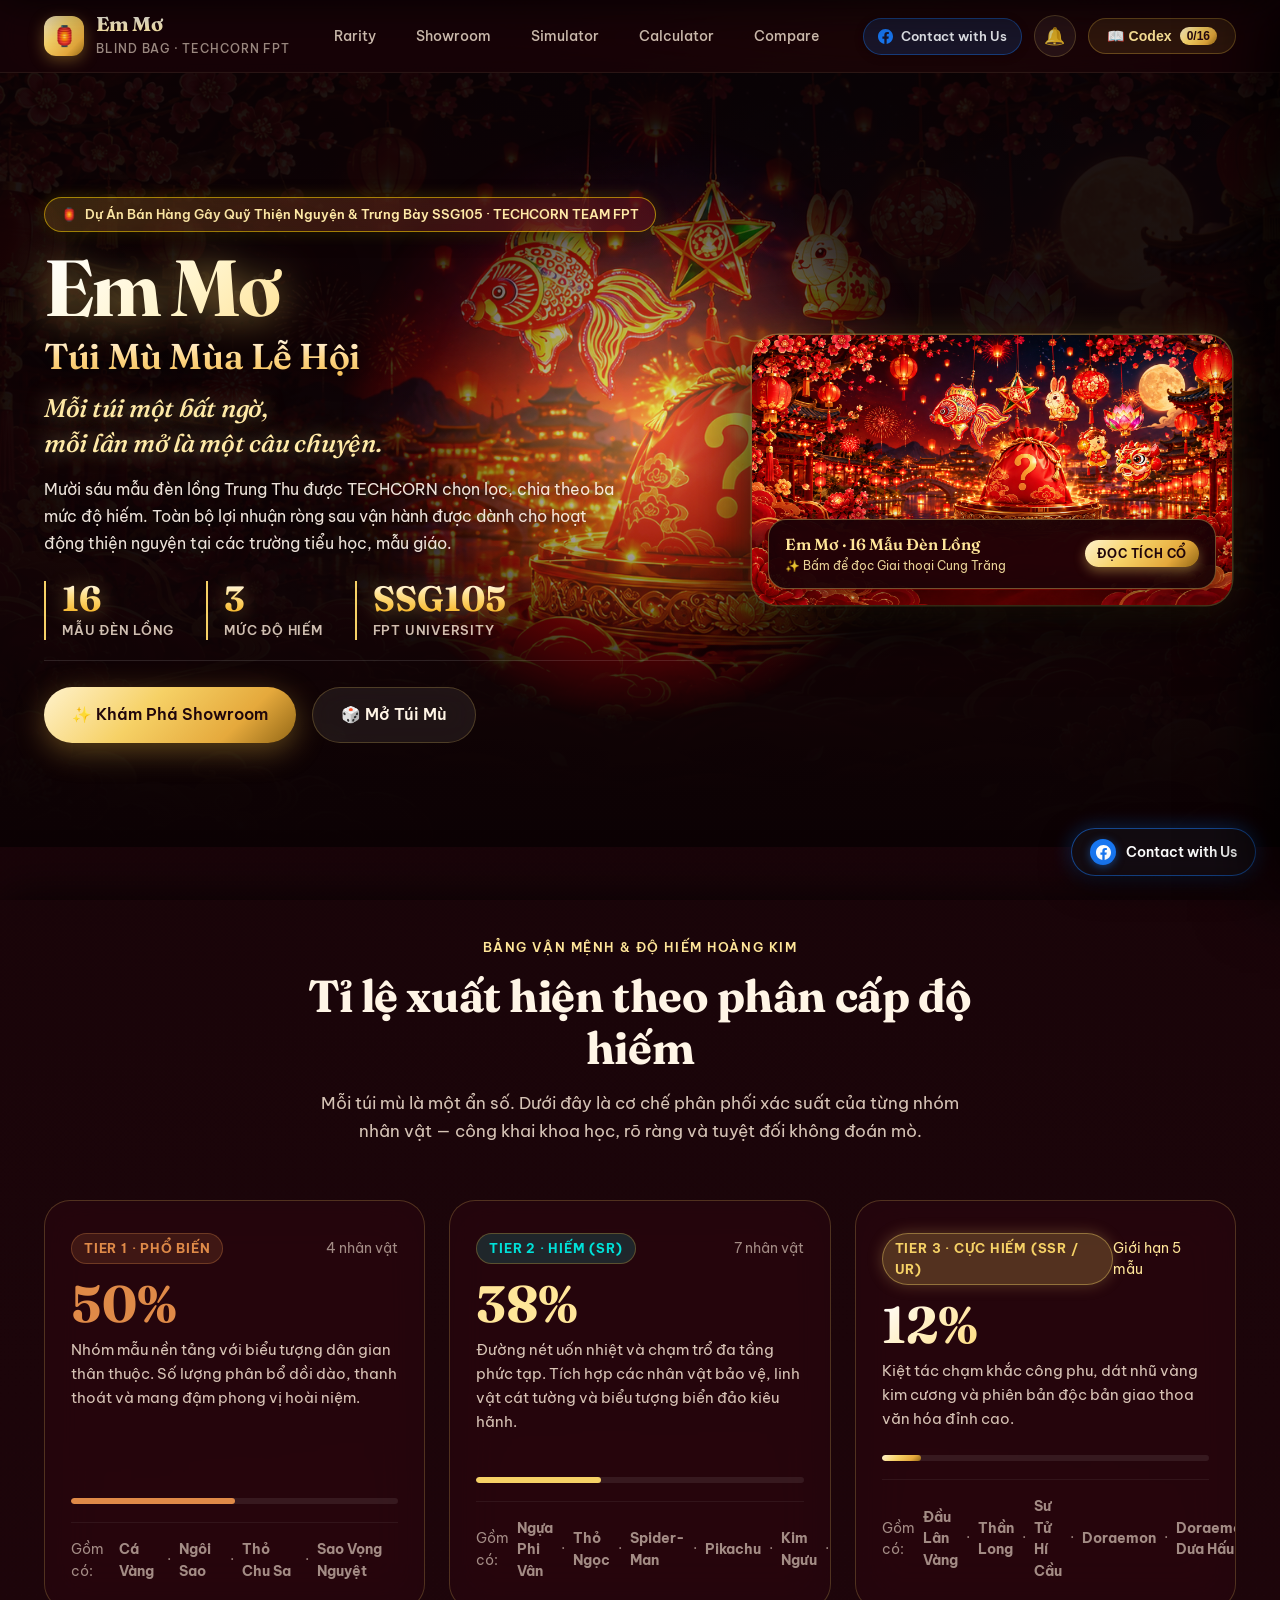
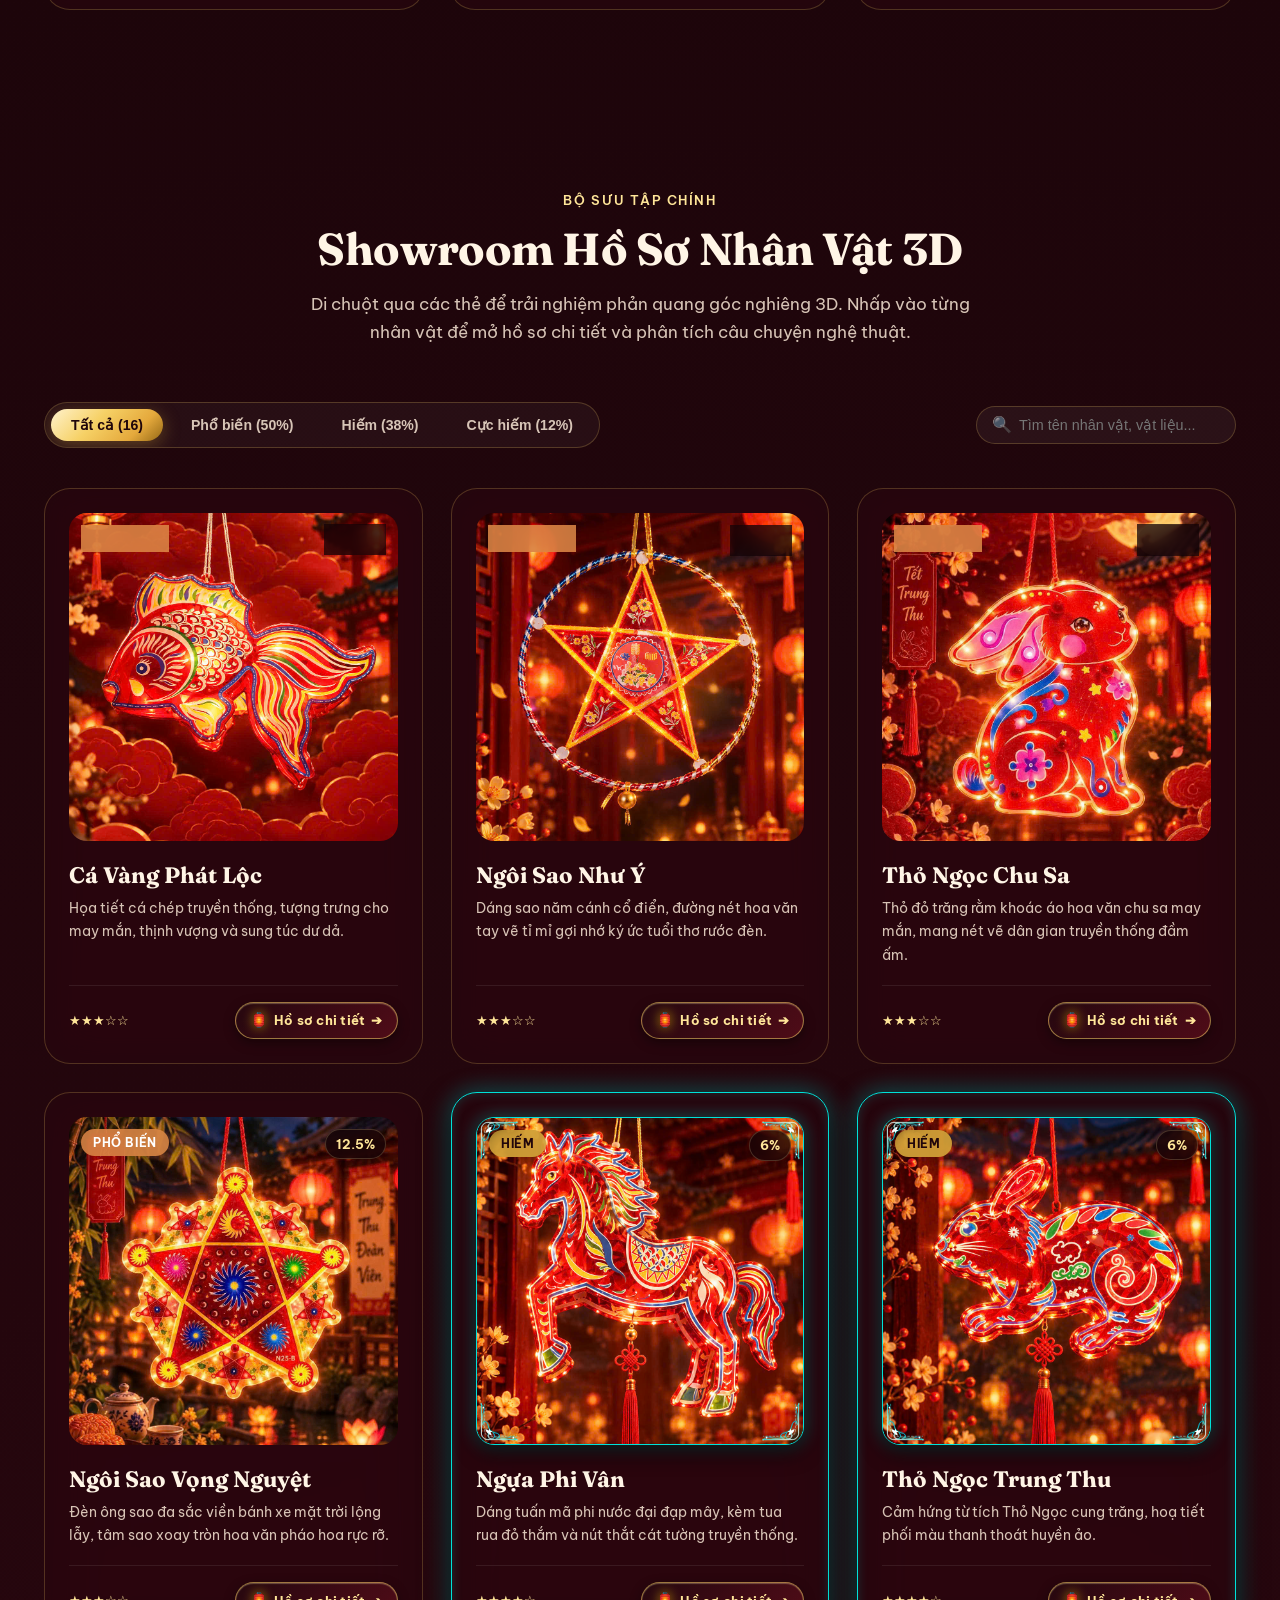
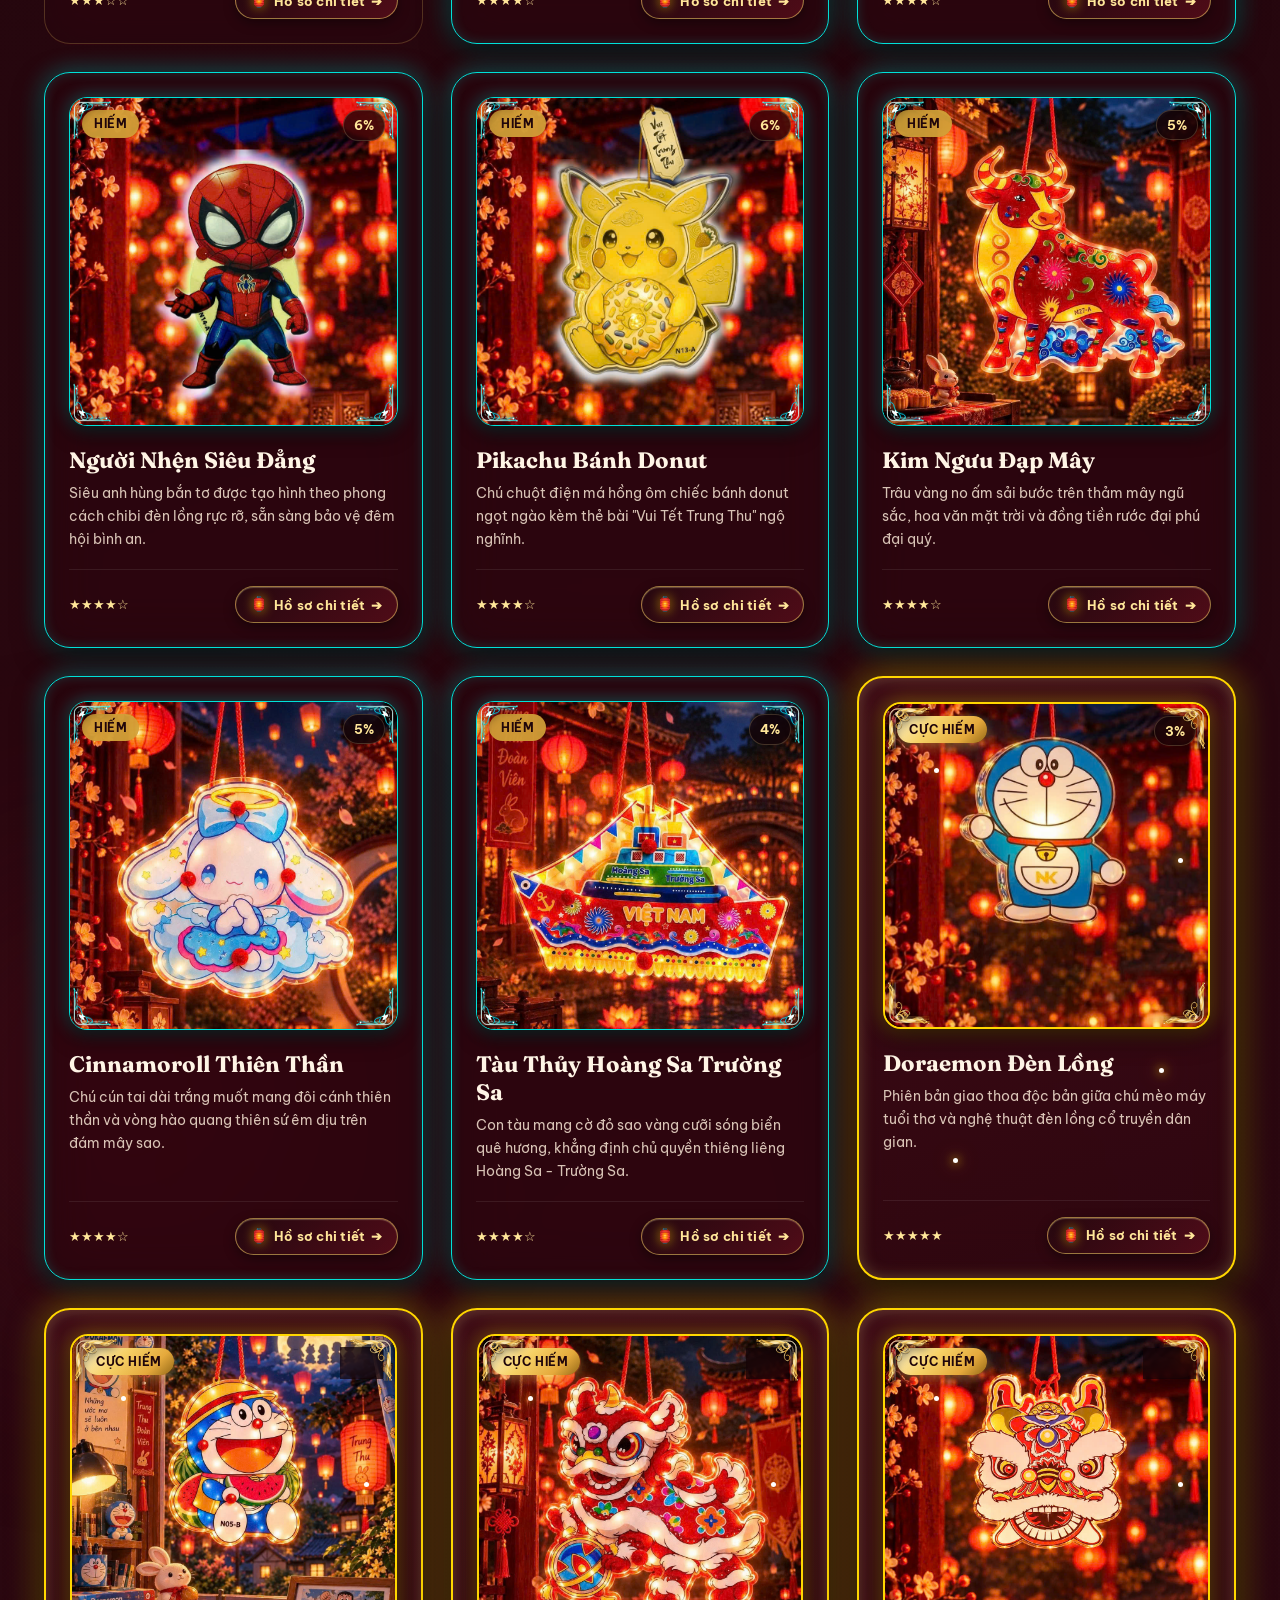
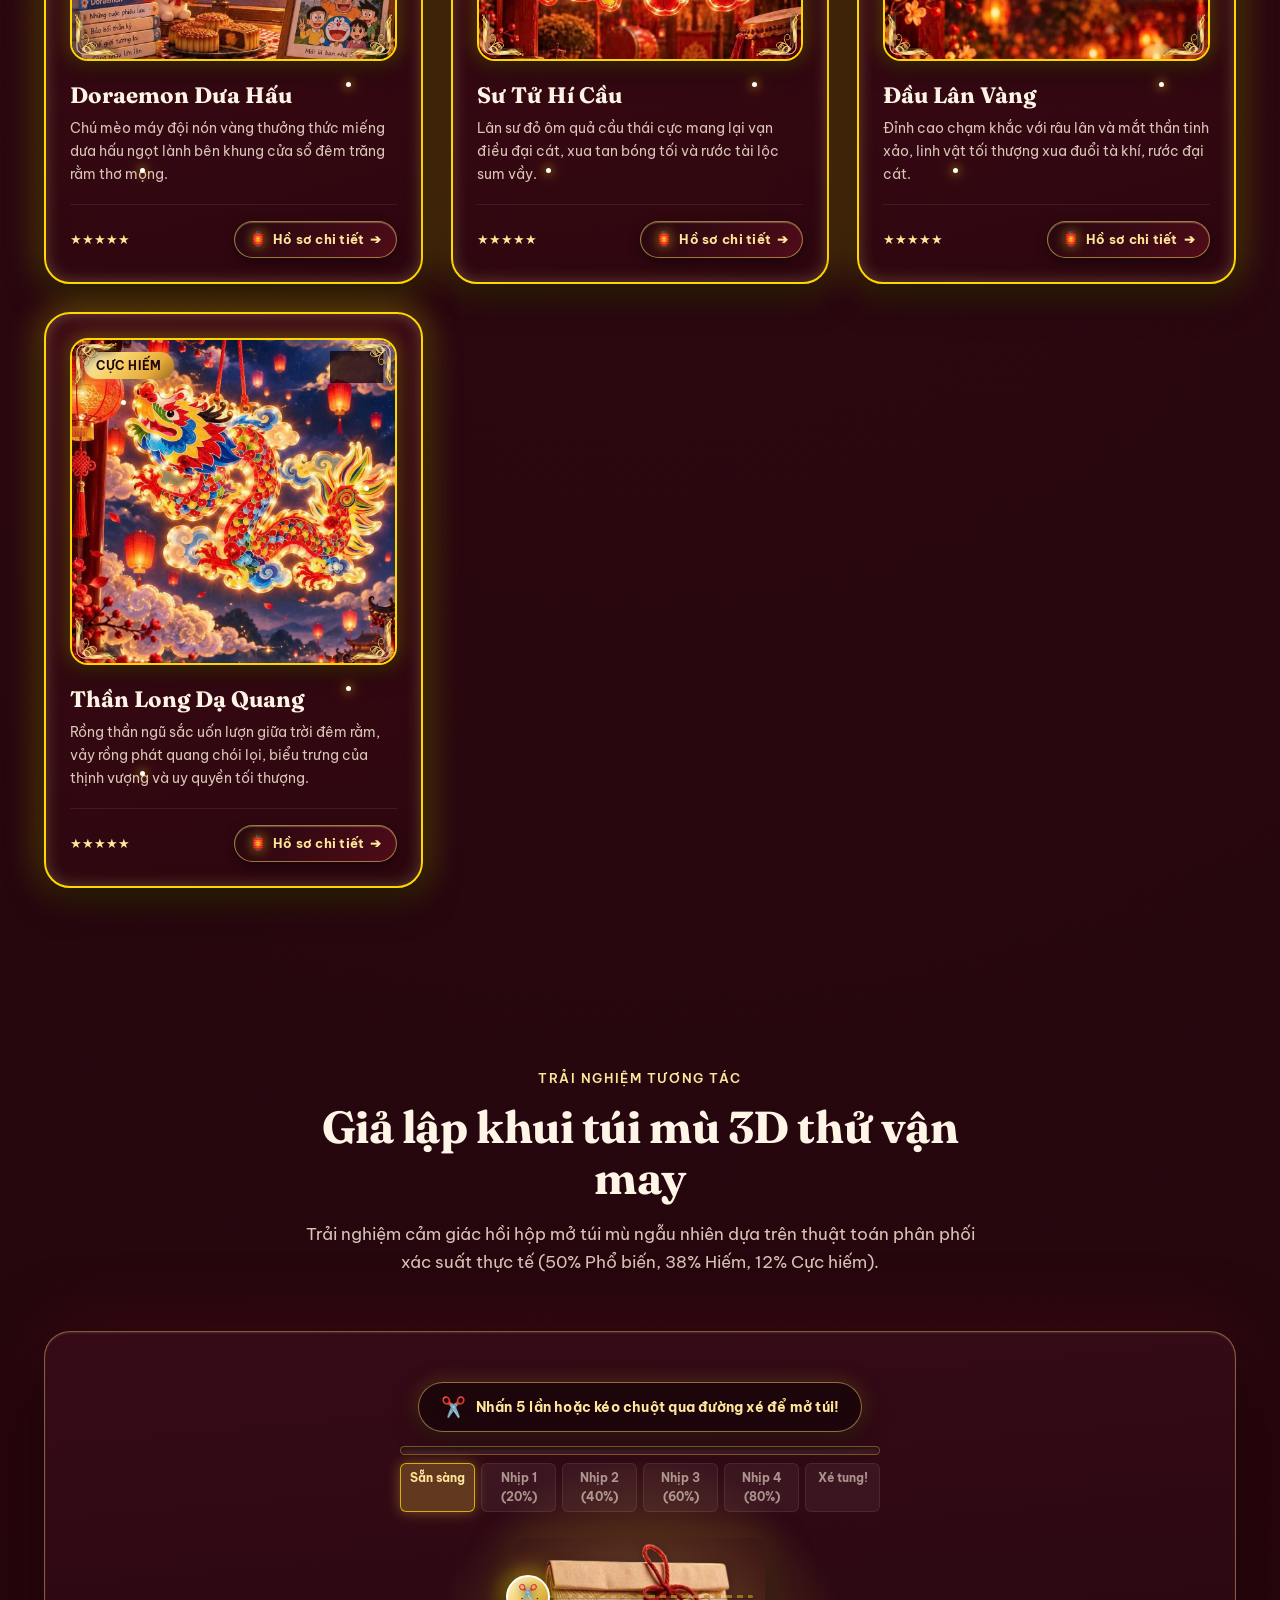
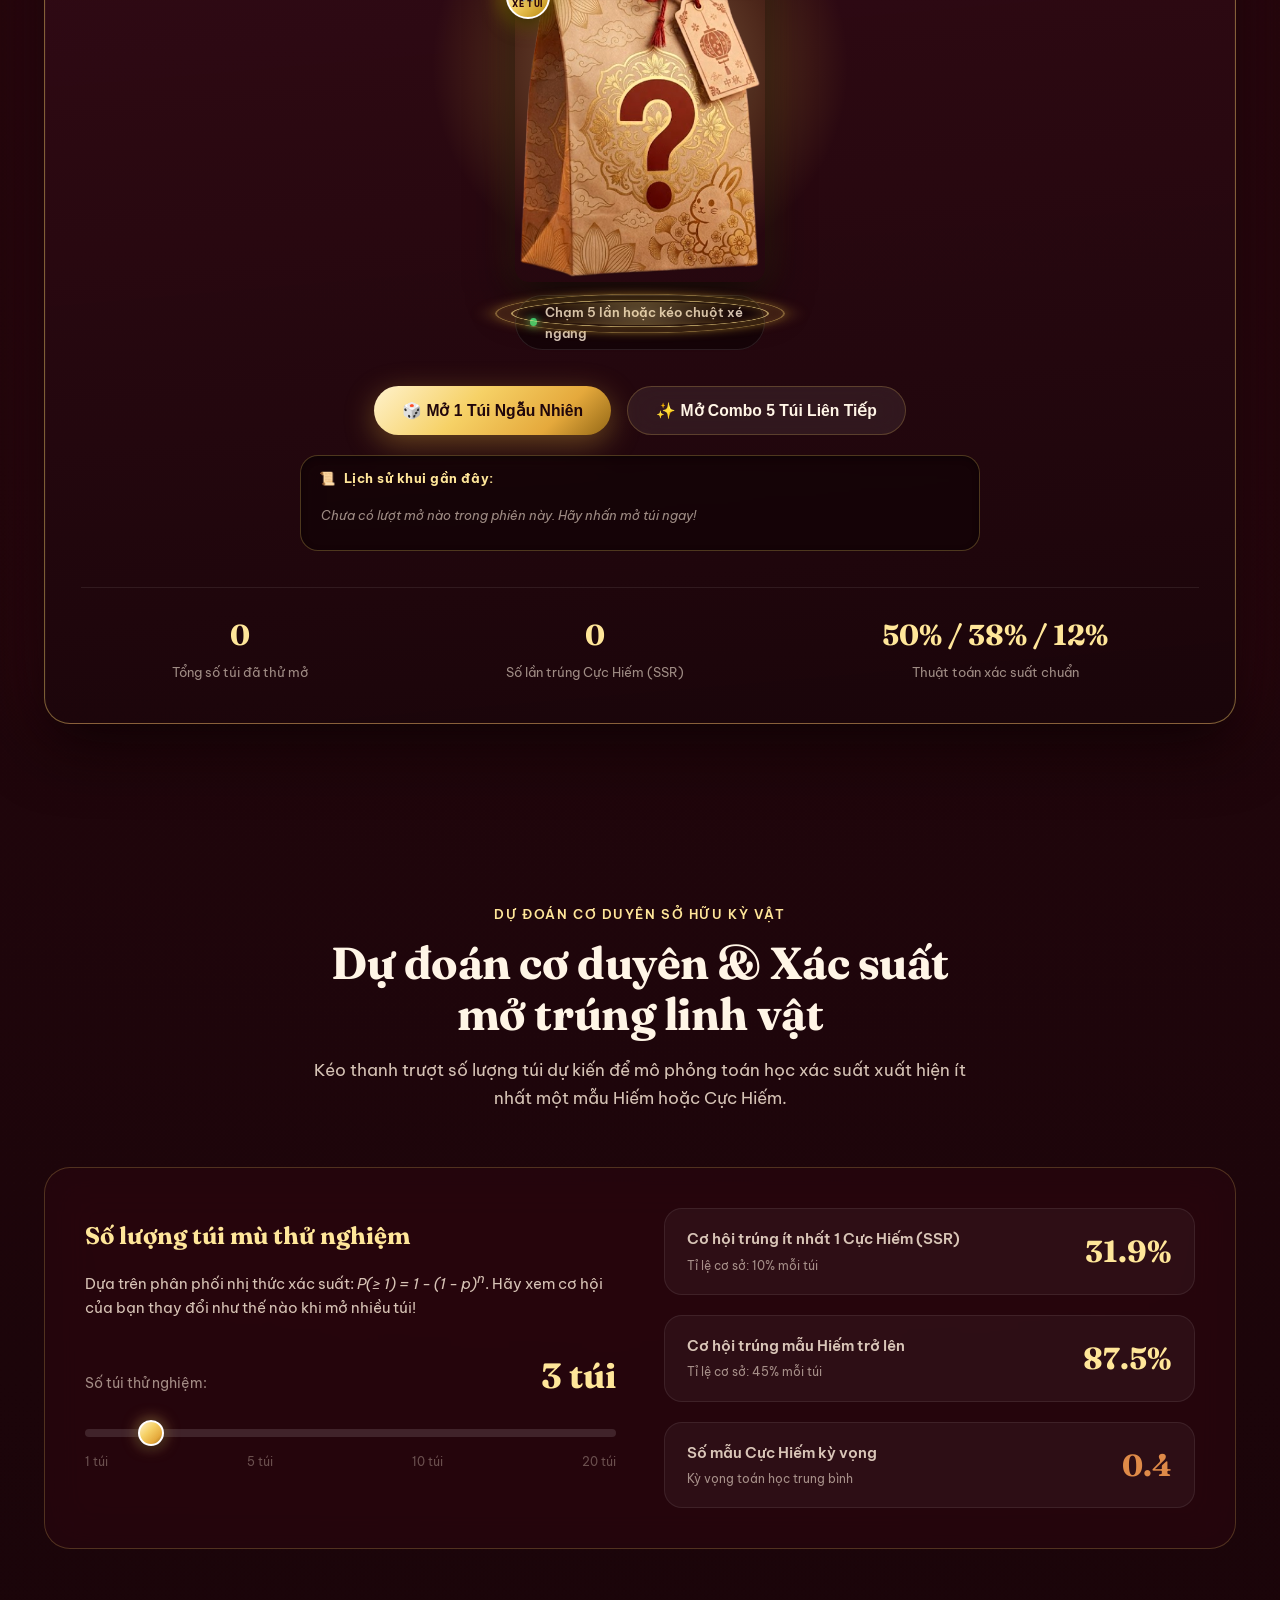
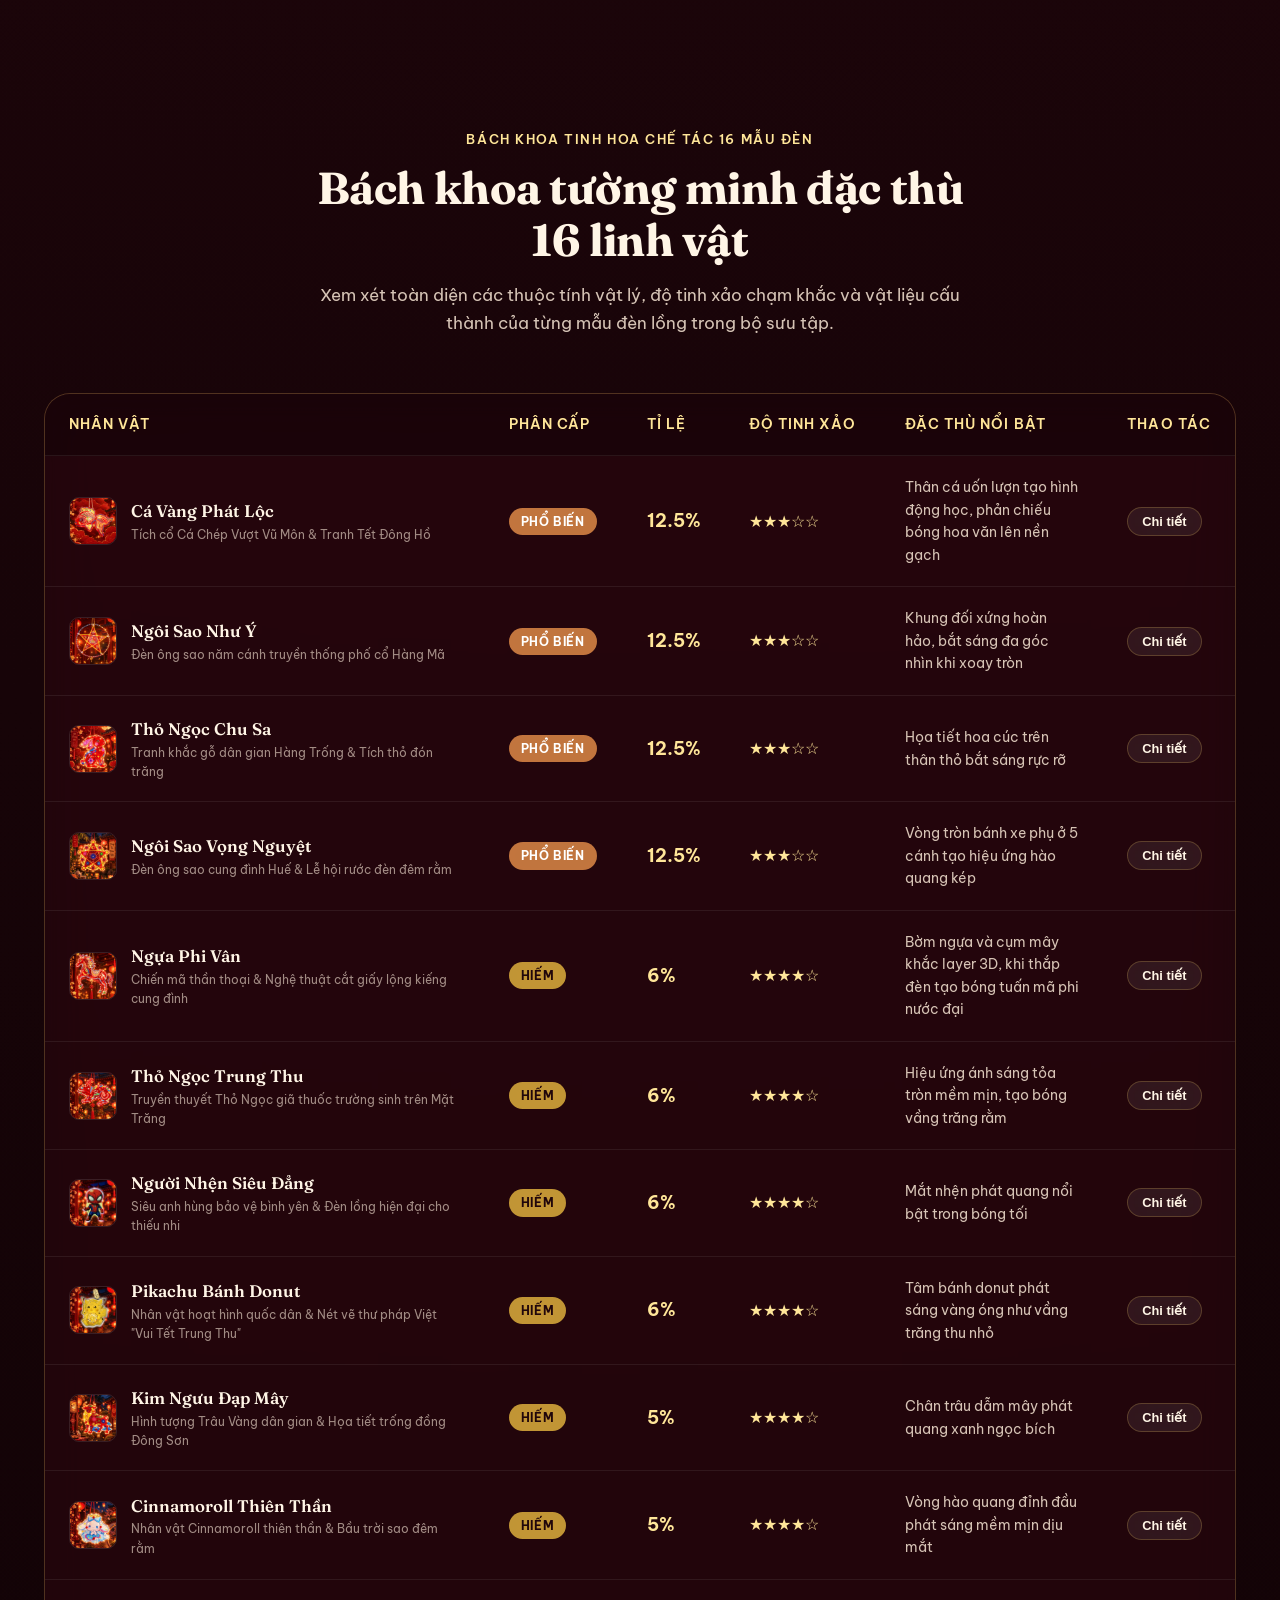
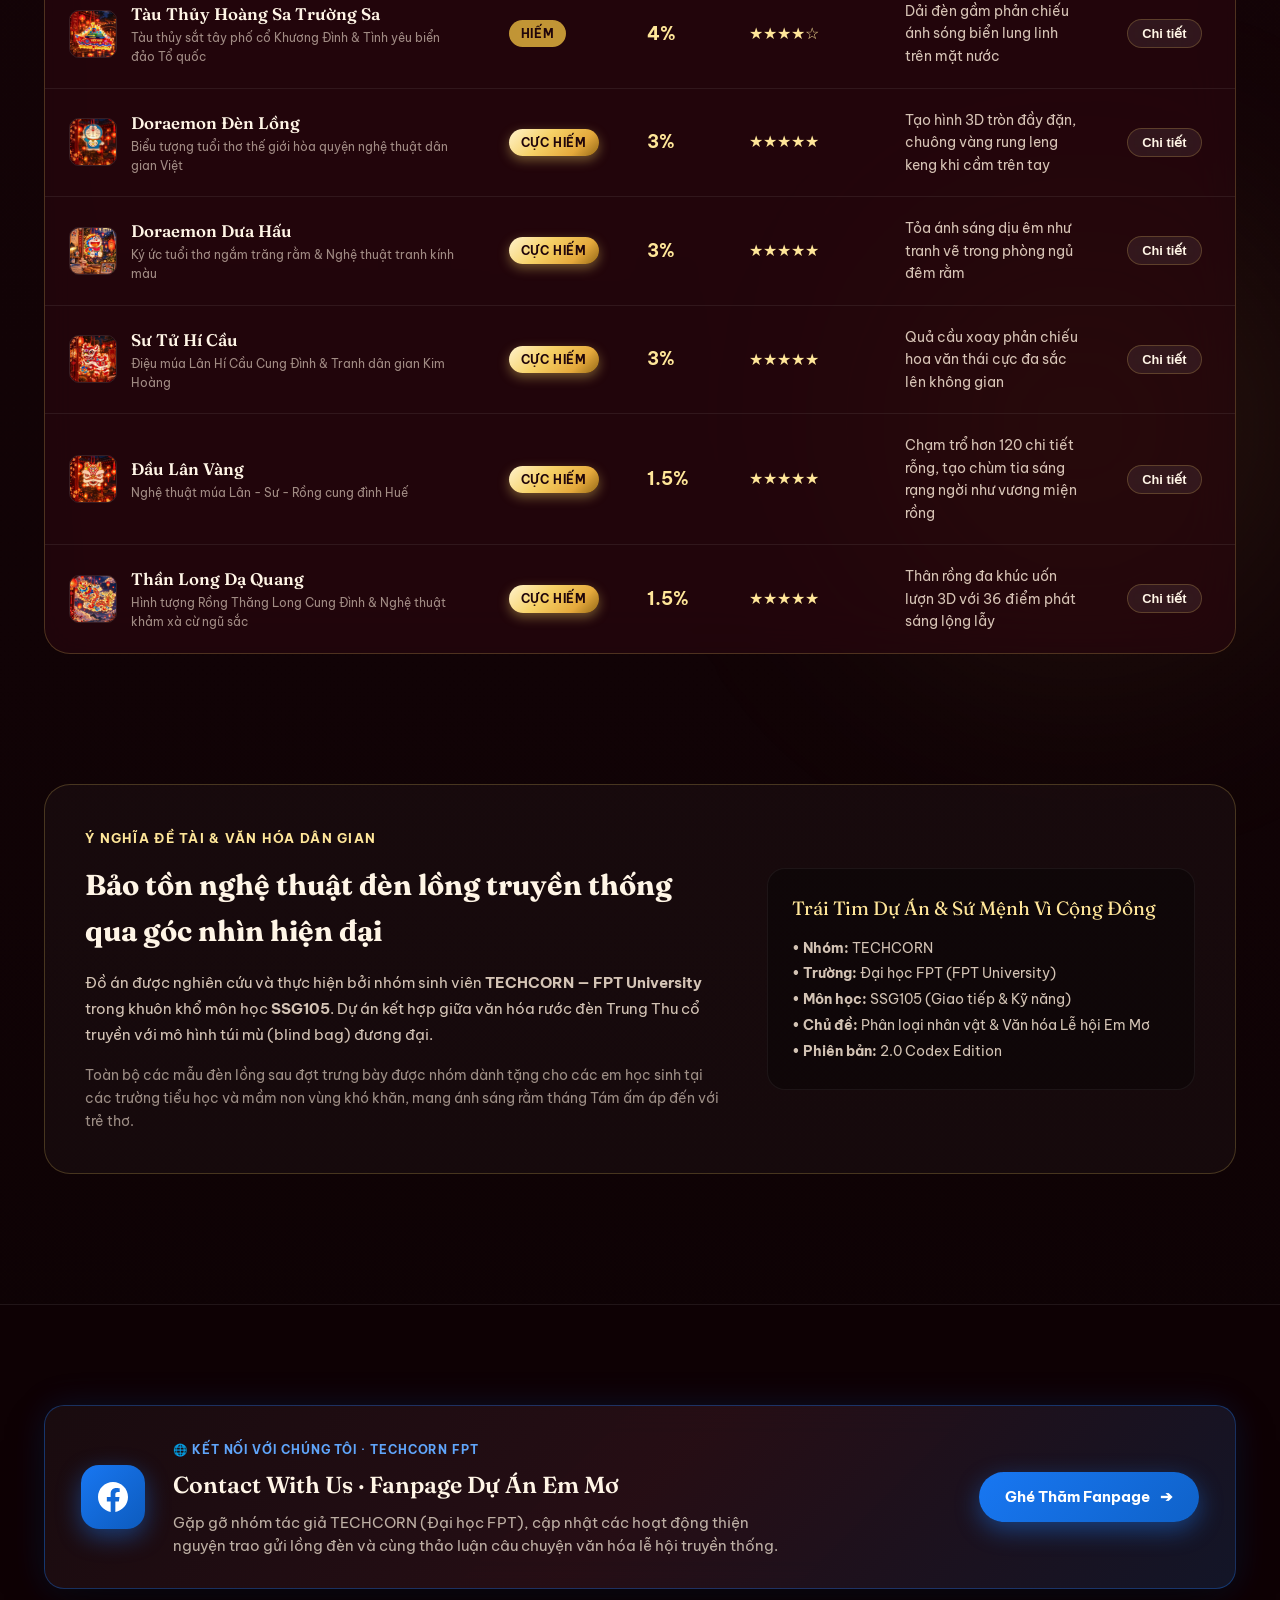
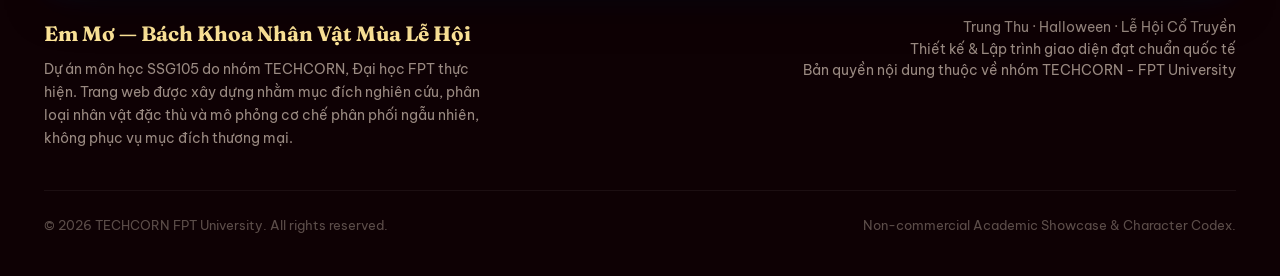
<file: index.html>
<!DOCTYPE html>
<html lang="vi">

<head>
  <meta charset="UTF-8">
  <meta name="viewport" content="width=device-width, initial-scale=1.0">
  <title>Em Mơ · Showroom & Bách Khoa Phân Loại Nhân Vật Túi Mù Mùa Lễ Hội</title>

  <!-- SEO Meta Tags -->
  <meta name="description"
    content="Showroom và bách khoa phân loại nhân vật đặc thù đèn lồng túi mù mùa lễ hội. Phân tích chi tiết 16 mẫu đèn lồng, cơ chế tỉ lệ hiếm và công cụ giả lập mở túi 3D. Dự án nghiên cứu nhóm TECHCORN - FPT University.">
  <meta name="keywords"
    content="túi mù, phân loại nhân vật, đèn lồng trung thu, rarity tier, TECHCORN, FPT University, gacha simulator, bách khoa nhân vật">
  <meta property="og:title" content="Em Mơ · Showroom & Bách Khoa Phân Loại Nhân Vật Túi Mù">
  <meta property="og:description"
    content="Khám phá 16 mẫu nhân vật đèn lồng độc đáo với 3 cấp độ hiếm (Phổ biến, Hiếm, Cực hiếm). Trải nghiệm giả lập khui túi 3D sống động.">
  <meta property="og:type" content="website">

  <!-- Google Fonts -->
  <link rel="preconnect" href="https://fonts.googleapis.com">
  <link rel="preconnect" href="https://fonts.gstatic.com" crossorigin>
  <link
    href="https://fonts.googleapis.com/css2?family=Fraunces:ital,opsz,wght@0,9..144,400;0,9..144,600;0,9..144,700;1,9..144,500&family=Be+Vietnam+Pro:wght@400;500;600;700&display=swap"
    rel="stylesheet">

  <!-- Main Stylesheet -->
  <link rel="stylesheet" href="css/style.css?v=5.0_gacha_update">
</head>

<body>

  <!-- Mid-Autumn Festive Preloader Screen -->
  <aside class="site-preloader" id="sitePreloader" role="dialog" aria-label="Màn hình tải dữ liệu Em Mơ">
    <div class="preloader-backdrop"></div>
    <div class="preloader-moon-aura"></div>
    <div class="preloader-sparkles" aria-hidden="true">
      <span class="sparkle sp-1">✨</span>
      <span class="sparkle sp-2">⭐</span>
      <span class="sparkle sp-3">✨</span>
      <span class="sparkle sp-4">🏮</span>
    </div>

    <div class="preloader-content">
      <div class="preloader-lantern-wrap">
        <div class="preloader-lantern-tassel top-tassel"></div>
        <div class="preloader-lantern-body">
          <div class="preloader-lantern-ribs"></div>
          <span class="preloader-lantern-icon">🏮</span>
          <div class="preloader-lantern-core-glow"></div>
        </div>
        <div class="preloader-lantern-tassel bottom-tassel"></div>
      </div>

      <div class="preloader-brand">
        <div class="preloader-tag">TECHCORN · FPT UNIVERSITY SSG105</div>
        <h2 class="preloader-title">Em Mơ</h2>
        <p class="preloader-subtitle">Túi Mù Mùa Lễ Hội · Bách Khoa Phân Loại & Showroom</p>
      </div>

      <div class="preloader-bar-wrap">
        <div class="preloader-bar-track">
          <div class="preloader-bar-fill" id="preloaderBarFill" style="width: 0%;">
            <div class="preloader-bar-shimmer"></div>
          </div>
        </div>
        <div class="preloader-status-row">
          <span class="preloader-milestone" id="preloaderMilestoneText">🏮 Đang thắp sáng lồng đèn & chuẩn bị giấy
            dó...</span>
          <span class="preloader-percent" id="preloaderPercent">0%</span>
        </div>
      </div>

      <button type="button" class="btn-skip-preloader" id="btnSkipPreloader" title="Bỏ qua màn hình tải">
        <span>Vào xem ngay</span>
        <span class="skip-arrow">➔</span>
      </button>
    </div>
  </aside>

  <!-- Grand Theatrical Red Opening Curtain (Khai Màn Lễ Hội) -->
  <div class="grand-stage-curtain" id="grandStageCurtain" aria-hidden="true">
    <div class="stage-curtain-half curtain-half-left">
      <div class="curtain-texture texture-left"></div>
      <div class="curtain-sheen"></div>
    </div>
    <div class="stage-curtain-half curtain-half-right">
      <div class="curtain-texture texture-right"></div>
      <div class="curtain-sheen"></div>
    </div>
    <div class="stage-curtain-center-seal" id="stageCurtainSeal">
      <div class="seal-halo"></div>
      <div class="seal-lantern">🏮</div>
      <div class="seal-brand">EM MƠ</div>
      <div class="seal-tassel"></div>
    </div>
    <div class="stage-curtain-light-beam" id="stageCurtainLightBeam"></div>
  </div>

  <!-- Cinematic Page & Section Transition Curtain -->
  <div class="page-transition-curtain" id="pageTransitionCurtain" aria-hidden="true">
    <div class="curtain-panel curtain-panel-top">
      <div class="curtain-fringe fringe-top"></div>
    </div>
    <div class="curtain-panel curtain-panel-bottom">
      <div class="curtain-fringe fringe-bottom"></div>
    </div>
    <div class="curtain-center-badge" id="curtainCenterBadge">
      <div class="curtain-badge-halo"></div>
      <div class="curtain-badge-lantern">🏮</div>
      <div class="curtain-badge-lead">KHÔNG GIAN LỄ HỘI EM MƠ</div>
      <div class="curtain-badge-title" id="curtainTargetTitle">Đang Chuyển Phân Khu...</div>
      <div class="curtain-badge-sub" id="curtainTargetDesc">Hòa cùng sắc màu ánh trăng Trung Thu</div>
      <div class="curtain-badge-spinner"></div>
    </div>
  </div>

  <!-- Ambient Festival Star Canvas -->
  <canvas id="starsCanvas"></canvas>

  <!-- Ambient Glow Effects -->
  <div class="ambient-glow ambient-glow-1"></div>
  <div class="ambient-glow ambient-glow-2"></div>
  <div class="ambient-glow ambient-glow-3"></div>

  <!-- Apple-style Navigation Header -->
  <header class="site-header">
    <div class="container nav-wrap">
      <a href="#hero" class="brand-badge" id="brandLogo">
        <div class="brand-icon">🏮</div>
        <div class="brand-text">
          <h1>Em Mơ</h1>
          <span>Blind Bag · TECHCORN FPT</span>
        </div>
      </a>

      <nav>
        <ul class="nav-links">
          <li><a href="#ti-le" class="nav-link">Rarity</a></li>
          <li><a href="#showroom" class="nav-link">Showroom</a></li>
          <li><a href="#gacha" class="nav-link">Simulator</a></li>
          <li><a href="#tinh-xac-suat" class="nav-link">Calculator</a></li>
          <li><a href="#so-sanh" class="nav-link">Compare</a></li>
        </ul>
      </nav>

      <div class="nav-actions">
        <a href="https://www.facebook.com/share/1c75xEN3fK/?mibextid=wwXIfr" target="_blank" rel="noopener noreferrer"
          class="btn-contact-header" title="Liên hệ Fanpage Facebook TECHCORN" aria-label="Contact With Us Facebook">
          <svg width="15" height="15" viewBox="0 0 24 24">
            <path
              d="M24 12.073c0-6.627-5.373-12-12-12s-12 5.373-12 12c0 5.99 4.388 10.954 10.125 11.854v-8.385H7.078v-3.47h3.047V9.43c0-3.007 1.792-4.669 4.533-4.669 1.312 0 2.686.235 2.686.235v2.953H15.83c-1.491 0-1.956.925-1.956 1.874v2.25h3.328l-.532 3.47h-2.796v8.385C19.612 23.027 24 18.062 24 12.073z" />
          </svg>
          <span>Contact with Us</span>
        </a>
        <button class="btn-icon" id="btnAudioToggle" title="Bật/Tắt âm thanh tương tác" aria-label="Toggle Sound">
          🔔
        </button>
        <button class="btn-codex-trigger" id="btnOpenCodex" aria-label="Mở sổ tay sưu tập">
          <span>📖 Codex</span>
          <span class="badge-count" id="codexBadgeCount">0/16</span>
        </button>
      </div>
    </div>
  </header>

  <!-- Hero Section (Apple Keynote Product Showcase) -->
  <section class="hero-section" id="hero">
    <!-- Interactive Background Layers (Spotlight / Flashlight Reveal on Cursor Move) -->
    <div class="hero-bg-layer hero-bg-dark"></div>
    <div class="hero-bg-layer hero-bg-reveal" id="heroSpotlightReveal"></div>
    <div class="hero-lantern-light" id="lanternCursorLight"></div>

    <div class="container hero-grid">
      <div class="hero-text-col">
        <div class="hero-tag">
          <span>🏮</span>
          <span>Dự Án Bán Hàng Gây Quỹ Thiện Nguyện & Trưng Bày SSG105 · TECHCORN TEAM FPT</span>
        </div>

        <h1 class="hero-title">
          <span class="hero-brand-highlight">Em Mơ</span>
          <span class="hero-title-sub">Túi Mù Mùa Lễ Hội</span>
        </h1>

        <p class="hero-slogan">
          Mỗi túi một bất ngờ,<br>
          mỗi lần mở là một câu chuyện.
        </p>

        <p class="hero-lead">
          Mười sáu mẫu đèn lồng Trung Thu được TECHCORN chọn lọc, chia theo ba mức độ hiếm. Toàn bộ lợi nhuận ròng sau
          vận
          hành được dành cho hoạt động thiện nguyện tại các trường tiểu học, mẫu giáo.
        </p>

        <div class="hero-meta-strip">
          <div class="meta-item">
            <div class="meta-num">16</div>
            <div class="meta-label">Mẫu đèn lồng</div>
          </div>
          <div class="meta-item">
            <div class="meta-num">3</div>
            <div class="meta-label">Mức độ hiếm</div>
          </div>
          <div class="meta-item">
            <div class="meta-num">SSG105</div>
            <div class="meta-label">FPT University</div>
          </div>
        </div>

        <div class="hero-cta-group">
          <a href="#showroom" class="btn btn-primary" id="btnExploreShowroom">
            <span>✨ Khám Phá Showroom</span>
          </a>
          <a href="#gacha" class="btn btn-secondary" id="btnTryGacha">
            <span>🎲 Mở Túi Mù</span>
          </a>
        </div>
      </div>

      <div class="hero-showcase">
        <div class="hero-showcase-card" id="heroShowcaseCard" onclick="window.app.openLegendModal()"
          title="Nhấp để xem Giai thoại Chú Cuội Cung Trăng" style="cursor: pointer;">
          <img src="asset/2e14bcdc-1ac5-4136-96bd-afb84cd3220e.png" alt="Bộ sưu tập đèn lồng Em Mơ TECHCORN">
          <div class="hero-card-badge">
            <div class="badge-text-group">
              <div class="badge-name">Em Mơ · 16 Mẫu Đèn Lồng</div>
              <div class="badge-desc">✨ Bấm để đọc Giai thoại Cung Trăng</div>
            </div>
            <span class="card-tier-pill pill-epic badge-pill">Đọc Tích Cổ</span>
          </div>
        </div>
      </div>
    </div>
  </section>

  <!-- Rarity Matrix Section (Google Material Metrics) -->
  <section class="section" id="ti-le">
    <div class="container">
      <div class="section-head">
        <div class="section-tag">Bảng Vận Mệnh & Độ Hiếm Hoàng Kim</div>
        <h2 class="section-title">Tỉ lệ xuất hiện theo phân cấp độ hiếm</h2>
        <p class="section-sub">
          Mỗi túi mù là một ẩn số. Dưới đây là cơ chế phân phối xác suất của từng nhóm nhân vật — công khai khoa học, rõ
          ràng và tuyệt đối không đoán mò.
        </p>
      </div>

      <div class="rarity-overview-grid">
        <!-- Common Tier -->
        <div class="rarity-tier-card tier-common">
          <div class="tier-top-tag">
            <span class="tier-badge">Tier 1 · Phổ biến</span>
            <span style="font-size: 0.85rem; color: var(--ink-tertiary);">4 nhân vật</span>
          </div>
          <div class="tier-rate-huge">50%</div>
          <p class="tier-summary">
            Nhóm mẫu nền tảng với biểu tượng dân gian thân thuộc. Số lượng phân bổ dồi dào, thanh thoát và mang đậm
            phong vị hoài niệm.
          </p>
          <div class="tier-bar-track">
            <div class="tier-bar-fill" style="width: 50%"></div>
          </div>
          <div class="tier-characters-preview">
            <span>Gồm có:</span>
            <strong>Cá Vàng</strong> · <strong>Ngôi Sao</strong> · <strong>Thỏ Chu Sa</strong> · <strong>Sao Vọng
              Nguyệt</strong>
          </div>
        </div>

        <!-- Rare Tier -->
        <div class="rarity-tier-card tier-rare">
          <div class="tier-top-tag">
            <span class="tier-badge">Tier 2 · Hiếm (SR)</span>
            <span style="font-size: 0.85rem; color: var(--ink-tertiary);">7 nhân vật</span>
          </div>
          <div class="tier-rate-huge">38%</div>
          <p class="tier-summary">
            Đường nét uốn nhiệt và chạm trổ đa tầng phức tạp. Tích hợp các nhân vật bảo vệ, linh vật cát tường và biểu
            tượng biển đảo kiêu hãnh.
          </p>
          <div class="tier-bar-track">
            <div class="tier-bar-fill" style="width: 38%"></div>
          </div>
          <div class="tier-characters-preview">
            <span>Gồm có:</span>
            <strong>Ngựa Phi Vân</strong> · <strong>Thỏ Ngọc</strong> · <strong>Spider-Man</strong> ·
            <strong>Pikachu</strong> · <strong>Kim Ngưu</strong> · <strong>Cinnamoroll</strong> · <strong>Tàu
              Thủy</strong>
          </div>
        </div>

        <!-- Epic Tier -->
        <div class="rarity-tier-card tier-epic">
          <div class="tier-top-tag">
            <span class="tier-badge">Tier 3 · Cực hiếm (SSR / UR)</span>
            <span style="font-size: 0.85rem; color: var(--gold-bright);">Giới hạn 5 mẫu</span>
          </div>
          <div class="tier-rate-huge">12%</div>
          <p class="tier-summary">
            Kiệt tác chạm khắc công phu, dát nhũ vàng kim cương và phiên bản độc bản giao thoa văn hóa đỉnh cao.
          </p>
          <div class="tier-bar-track">
            <div class="tier-bar-fill" style="width: 12%"></div>
          </div>
          <div class="tier-characters-preview">
            <span>Gồm có:</span>
            <strong>Đầu Lân Vàng</strong> · <strong>Thần Long</strong> · <strong>Sư Tử Hí Cầu</strong> ·
            <strong>Doraemon</strong> · <strong>Doraemon Dưa Hấu</strong>
          </div>
        </div>
      </div>
    </div>
  </section>

  <!-- Character Showroom (Apple 3D Tilt Cards) -->
  <section class="section" id="showroom">
    <div class="container">
      <div class="section-head">
        <div class="section-tag">Bộ Sưu Tập Chính</div>
        <h2 class="section-title">Showroom Hồ Sơ Nhân Vật 3D</h2>
        <p class="section-sub">
          Di chuột qua các thẻ để trải nghiệm phản quang góc nghiêng 3D. Nhấp vào từng nhân vật để mở hồ sơ chi tiết và
          phân tích câu chuyện nghệ thuật.
        </p>
      </div>

      <!-- Controls: Filter Pills & Search -->
      <div class="showroom-controls">
        <div class="filter-pills" role="tablist">
          <button class="filter-pill active" data-filter="all">Tất cả (16)</button>
          <button class="filter-pill" data-filter="common">Phổ biến (50%)</button>
          <button class="filter-pill" data-filter="rare">Hiếm (38%)</button>
          <button class="filter-pill" data-filter="epic">Cực hiếm (12%)</button>
        </div>

        <div class="search-input-wrap">
          <span class="search-icon">🔍</span>
          <input type="text" id="characterSearch" placeholder="Tìm tên nhân vật, vật liệu..."
            aria-label="Tìm kiếm nhân vật">
        </div>
      </div>

      <!-- Card Grid dynamically rendered by app.js -->
      <div class="characters-grid" id="charactersGrid">
        <!-- Rendered by JS -->
      </div>
    </div>
  </section>

  <!-- Gacha Simulator Section (Google Interactive Utility) -->
  <section class="section" id="gacha">
    <div class="container">
      <div class="section-head">
        <div class="section-tag">Trải Nghiệm Tương Tác</div>
        <h2 class="section-title">Giả lập khui túi mù 3D thử vận may</h2>
        <p class="section-sub">
          Trải nghiệm cảm giác hồi hộp mở túi mù ngẫu nhiên dựa trên thuật toán phân phối xác suất thực tế (50% Phổ
          biến, 38% Hiếm, 12% Cực hiếm).
        </p>
      </div>

      <div class="simulator-box">
        <!-- Suspense flash overlay for 3s reveal moment -->
        <div class="suspense-flash-overlay" id="suspenseFlashOverlay"></div>

        <div class="sim-visual-stage">
          <!-- Background Atmospheric Light & Spinning Sunburst Rays -->
          <div class="bag-light-rays" id="bagLightRays"></div>
          <div class="sunburst-rays" id="sunburstRays"></div>

          <!-- Tear Status & Step Indicators -->
          <div class="tear-status-box" id="tearStatusBox">
            <div class="tear-hint-badge" id="tearHintBadge">
              <span class="tear-hint-icon">✂️</span>
              <span class="tear-hint-text" id="tearHintText">Nhấn 5 lần hoặc kéo chuột qua đường xé để mở túi!</span>
            </div>

            <!-- 3-Second Suspense Countdown Banner (Shown during suspense phase) -->
            <div class="suspense-countdown-badge" id="suspenseCountdownBadge" style="display: none;">
              <span class="countdown-spinner">🏮</span>
              <span class="countdown-text" id="countdownText">Đang giải mã nhân vật... 3.0s</span>
            </div>

            <div class="tear-progress-wrapper">
              <div class="tear-progress-bar">
                <div class="tear-progress-fill" id="tearProgressFill" style="width: 0%;"></div>
              </div>
              <div class="tear-step-indicators" id="tearStepIndicators">
                <div class="tear-step-pill active" data-step="0">Sẵn sàng</div>
                <div class="tear-step-pill" data-step="1">Nhịp 1 (20%)</div>
                <div class="tear-step-pill" data-step="2">Nhịp 2 (40%)</div>
                <div class="tear-step-pill" data-step="3">Nhịp 3 (60%)</div>
                <div class="tear-step-pill" data-step="4">Nhịp 4 (80%)</div>
                <div class="tear-step-pill" data-step="5">Xé tung!</div>
              </div>
            </div>
          </div>

          <!-- Realistic Kraft Paper Blind Bag & Interactive Stage -->
          <div class="blind-bag-wrapper" id="interactiveBag" role="button" tabindex="0"
            aria-label="Túi mù Em Mơ - Nhấn 5 lần hoặc kéo chuột để xé">
            <div class="blind-bag-stage" id="blindBagStage">
              <!-- Golden light ray leaking from tear -->
              <div class="bag-internal-glow" id="bagInternalGlow"></div>

              <!-- Main Kraft Paper Bag Container with Two-Part Separation -->
              <div class="bag-image-container" id="bagImageContainer">
                <!-- 1. Interior Bag Cavity (Revealed between the split parts) -->
                <div class="bag-interior-cavity" id="bagInteriorCavity">
                  <div class="bag-cavity-bg"></div>
                  <div class="bag-cavity-gold-glow"></div>
                </div>

                <!-- 2. Suspense Peek Card (Nested inside the cavity, rises up when torn) -->
                <div class="suspense-peek-card" id="suspensePeekCard">
                  <div class="peek-card-inner">
                    <span class="peek-lantern-icon">🏮</span>
                    <div class="peek-aura"></div>
                    <span class="peek-text">MỞ BÍ ẨN</span>
                  </div>
                </div>

                <!-- 3. Bottom Part of Bag (Pouch Body below tear line) -->
                <div class="bag-split-part bag-part-bottom" id="bagPartBottom">
                  <img src="asset/blind_bag_kraft.png" alt="Thân túi mù Em Mơ" class="bag-kraft-img" draggable="false">
                  <div class="bag-torn-fringe bag-torn-fringe-bottom" id="tornFringeBottom"></div>
                </div>

                <!-- 4. Top Part of Bag (Folded Flap above tear line - Separates and Lifts) -->
                <div class="bag-split-part bag-part-top" id="bagPartTop">
                  <img src="asset/blind_bag_kraft.png" alt="Nắp túi mù Em Mơ" class="bag-kraft-img" draggable="false">
                  <div class="bag-torn-fringe bag-torn-fringe-top" id="tornFringeTop"></div>
                </div>

                <!-- 5. Enhanced Jagged Tear Strip Zone Across Paper Fold -->
                <div class="tear-strip-zone" id="tearStripZone" title="Kéo chuột ngang hoặc chạm vào đây để xé túi!">
                  <div class="tear-line-guide">
                    <!-- Dashed Perforation Teeth -->
                    <div class="tear-paper-perforation"></div>

                    <!-- Jagged Glowing Cut Seam -->
                    <div class="tear-line-cut" id="tearLineCut" style="width: 0%;">
                      <div class="tear-jagged-core"></div>
                      <div class="tear-edge-fibers"></div>
                    </div>

                    <!-- Sliding Scissor Zipper Knob -->
                    <div class="tear-zipper" id="tearZipper" style="left: 0%;">
                      <div class="zipper-blade-core">
                        <span class="zipper-blade">✂️</span>
                      </div>
                      <span class="zipper-label">XÉ TÚI</span>
                    </div>
                  </div>
                </div>

                <!-- 6. Paper Shred Particles Container -->
                <div class="paper-shreds-container" id="paperShredsContainer"></div>

                <!-- 7. Cinematic Laser Slice Beam & Anamorphic Flare (Inspired by Gacha Video) -->
                <div class="laser-flare-slice" id="laserFlareSlice">
                  <div class="laser-beam-core"></div>
                  <div class="laser-beam-flare"></div>
                  <div class="laser-spark-burst"></div>
                </div>

                <!-- 8. Volumetric Slit God-Rays (Erupting from opened seam) -->
                <div class="slit-god-rays" id="slitGodRays">
                  <div class="god-ray ray-1"></div>
                  <div class="god-ray ray-2"></div>
                  <div class="god-ray ray-3"></div>
                  <div class="god-ray ray-4"></div>
                  <div class="god-ray ray-5"></div>
                </div>
              </div>
            </div>

            <!-- Lotus Pedestal Platform -->
            <div class="bag-lotus-pedestal">
              <div class="pedestal-ring pedestal-ring-outer"></div>
              <div class="pedestal-ring pedestal-ring-inner"></div>
              <div class="pedestal-light-disc"></div>
            </div>

            <div class="bag-interactive-tag" id="bagInteractiveTag">
              <span class="pulse-dot"></span>
              <span id="bagTagText">Chạm 5 lần hoặc kéo chuột xé ngang</span>
            </div>
          </div>
        </div>

        <div class="sim-actions">
          <button class="btn btn-primary" id="btnPull1">
            <span>🎲 Mở 1 Túi Ngẫu Nhiên</span>
          </button>
          <button class="btn btn-secondary" id="btnPull5">
            <span>✨ Mở Combo 5 Túi Liên Tiếp</span>
          </button>
        </div>

        <!-- Recent Pulls History Ribbon (Lịch sử khui gần đây) -->
        <div class="gacha-recent-history" id="gachaRecentHistory">
          <div class="recent-history-header">
            <span class="recent-history-icon">📜</span>
            <span class="recent-history-title">Lịch sử khui gần đây:</span>
          </div>
          <div class="recent-history-track" id="recentHistoryTrack">
            <span class="recent-history-empty">Chưa có lượt mở nào trong phiên này. Hãy nhấn mở túi ngay!</span>
          </div>
        </div>

        <div class="sim-stats-strip">
          <div>
            <div class="sim-stat-val" id="statTotalPulls">0</div>
            <div class="sim-stat-lbl">Tổng số túi đã thử mở</div>
          </div>
          <div>
            <div class="sim-stat-val" id="statEpicPulls">0</div>
            <div class="sim-stat-lbl">Số lần trúng Cực Hiếm (SSR)</div>
          </div>
          <div>
            <div class="sim-stat-val">50% / 38% / 12%</div>
            <div class="sim-stat-lbl">Thuật toán xác suất chuẩn</div>
          </div>
        </div>
      </div>
    </div>
  </section>

  <!-- Interactive Probability Calculator (Google-style Smart Tool) -->
  <section class="section" id="tinh-xac-suat">
    <div class="container">
      <div class="section-head">
        <div class="section-tag">Dự Đoán Cơ Duyên Sở Hữu Kỳ Vật</div>
        <h2 class="section-title">Dự đoán cơ duyên & Xác suất mở trúng linh vật</h2>
        <p class="section-sub">
          Kéo thanh trượt số lượng túi dự kiến để mô phỏng toán học xác suất xuất hiện ít nhất một mẫu Hiếm hoặc Cực
          Hiếm.
        </p>
      </div>

      <div class="calc-card">
        <div>
          <h3
            style="font-family: 'Fraunces', serif; font-size: 1.5rem; color: var(--gold-bright); margin-bottom: 12px;">
            Số lượng túi mù thử nghiệm
          </h3>
          <p style="color: var(--ink-secondary); font-size: 0.95rem; line-height: 1.6;">
            Dựa trên phân phối nhị thức xác suất: <em>P(≥ 1) = 1 - (1 - p)<sup>n</sup></em>. Hãy xem cơ hội của bạn thay
            đổi như thế nào khi mở nhiều túi!
          </p>

          <div class="slider-group">
            <div class="slider-label-row">
              <span style="font-size: 0.9rem; color: var(--ink-tertiary);">Số túi thử nghiệm:</span>
              <span class="slider-count-display" id="sliderCountDisplay">3 túi</span>
            </div>
            <input type="range" class="custom-slider" id="bagCountSlider" min="1" max="20" value="3" step="1">
            <div
              style="display:flex; justify-content:space-between; font-size:0.75rem; color:var(--ink-faint); margin-top:8px;">
              <span>1 túi</span>
              <span>5 túi</span>
              <span>10 túi</span>
              <span>20 túi</span>
            </div>
          </div>
        </div>

        <div class="calc-results-panel">
          <div class="result-metric-row">
            <div>
              <div class="metric-name">Cơ hội trúng ít nhất 1 Cực Hiếm (SSR)</div>
              <div style="font-size: 0.78rem; color: var(--ink-tertiary); margin-top: 4px;">Tỉ lệ cơ sở: 10% mỗi túi
              </div>
            </div>
            <div class="metric-pct" id="calcEpicPct">27.1%</div>
          </div>

          <div class="result-metric-row">
            <div>
              <div class="metric-name">Cơ hội trúng mẫu Hiếm trở lên</div>
              <div style="font-size: 0.78rem; color: var(--ink-tertiary); margin-top: 4px;">Tỉ lệ cơ sở: 45% mỗi túi
              </div>
            </div>
            <div class="metric-pct" id="calcRarePct">83.4%</div>
          </div>

          <div class="result-metric-row">
            <div>
              <div class="metric-name">Số mẫu Cực Hiếm kỳ vọng</div>
              <div style="font-size: 0.78rem; color: var(--ink-tertiary); margin-top: 4px;">Kỳ vọng toán học trung bình
              </div>
            </div>
            <div class="metric-pct" style="color: var(--tier-common);" id="calcExpectedEpic">0.3</div>
          </div>
        </div>
      </div>
    </div>
  </section>

  <!-- Comparison Matrix (Apple-style Specifications Comparison) -->
  <section class="section" id="so-sanh">
    <div class="container">
      <div class="section-head">
        <div class="section-tag">Bách Khoa Tinh Hoa Chế Tác 16 Mẫu Đèn</div>
        <h2 class="section-title">Bách khoa tường minh đặc thù 16 linh vật</h2>
        <p class="section-sub">
          Xem xét toàn diện các thuộc tính vật lý, độ tinh xảo chạm khắc và vật liệu cấu thành của từng mẫu đèn lồng
          trong bộ sưu tập.
        </p>
      </div>

      <div class="table-responsive">
        <table class="matrix-table">
          <thead>
            <tr>
              <th>Nhân vật</th>
              <th>Phân cấp</th>
              <th>Tỉ lệ</th>
              <th>Độ tinh xảo</th>
              <th>Đặc thù nổi bật</th>
              <th>Thao tác</th>
            </tr>
          </thead>
          <tbody id="compareTableBody">
            <!-- Rendered by JS -->
          </tbody>
        </table>
      </div>
    </div>
  </section>

  <!-- Academic & Cultural Project Context -->
  <section class="section" style="padding-top: 40px;">
    <div class="container">
      <div
        style="background: rgba(255,255,255,0.03); border: var(--glass-border); border-radius: var(--radius-lg); padding: 40px; display: grid; grid-template-columns: 1.2fr 0.8fr; gap: 40px; align-items: center;">
        <div>
          <span
            style="font-size: 0.8rem; font-weight:700; text-transform:uppercase; letter-spacing:0.1em; color:var(--gold-bright);">Ý
            Nghĩa Đề Tài & Văn Hóa Dân Gian</span>
          <h3 style="font-family:'Fraunces', serif; font-size:1.8rem; margin:12px 0 16px; color:var(--ink-primary);">
            Bảo tồn nghệ thuật đèn lồng truyền thống qua góc nhìn hiện đại
          </h3>
          <p style="color:var(--ink-secondary); font-size:0.95rem; line-height:1.7; margin-bottom:16px;">
            Đồ án được nghiên cứu và thực hiện bởi nhóm sinh viên <strong>TECHCORN — FPT University</strong> trong khuôn
            khổ môn học <strong>SSG105</strong>. Dự án kết hợp giữa văn hóa rước đèn Trung Thu cổ truyền với mô hình túi
            mù (blind bag) đương đại.
          </p>
          <p style="color:var(--ink-tertiary); font-size:0.9rem; line-height:1.6;">
            Toàn bộ các mẫu đèn lồng sau đợt trưng bày được nhóm dành tặng cho các em học sinh tại các trường tiểu học
            và mầm non vùng khó khăn, mang ánh sáng rằm tháng Tám ấm áp đến với trẻ thơ.
          </p>
        </div>

        <div
          style="background: rgba(0,0,0,0.3); border-radius: var(--radius-md); padding: 24px; border: 1px solid rgba(255,255,255,0.06);">
          <div style="font-family:'Fraunces', serif; font-size:1.2rem; color:var(--gold-bright); margin-bottom:12px;">
            Trái Tim Dự Án & Sứ Mệnh Vì Cộng Đồng</div>
          <div style="font-size:0.9rem; color:var(--ink-secondary); line-height:1.8;">
            <div>• <strong>Nhóm:</strong> TECHCORN</div>
            <div>• <strong>Trường:</strong> Đại học FPT (FPT University)</div>
            <div>• <strong>Môn học:</strong> SSG105 (Giao tiếp & Kỹ năng)</div>
            <div>• <strong>Chủ đề:</strong> Phân loại nhân vật & Văn hóa Lễ hội Em Mơ</div>
            <div>• <strong>Phiên bản:</strong> 2.0 Codex Edition</div>
          </div>
        </div>
      </div>
    </div>
  </section>

  <!-- Site Footer -->
  <footer class="site-footer">
    <div class="container">
      <!-- Contact With Us / Fanpage TECHCORN Box -->
      <div class="contact-with-me-card" id="contact-with-me">
        <div class="contact-card-icon">
          <div class="fb-icon-bubble">
            <svg width="30" height="30" viewBox="0 0 24 24" fill="#ffffff">
              <path
                d="M24 12.073c0-6.627-5.373-12-12-12s-12 5.373-12 12c0 5.99 4.388 10.954 10.125 11.854v-8.385H7.078v-3.47h3.047V9.43c0-3.007 1.792-4.669 4.533-4.669 1.312 0 2.686.235 2.686.235v2.953H15.83c-1.491 0-1.956.925-1.956 1.874v2.25h3.328l-.532 3.47h-2.796v8.385C19.612 23.027 24 18.062 24 12.073z" />
            </svg>
          </div>
        </div>
        <div class="contact-card-info">
          <span class="contact-tag">🌐 KẾT NỐI VỚI CHÚNG TÔI · TECHCORN FPT</span>
          <h3 class="contact-card-title">Contact With Us · Fanpage Dự Án Em Mơ</h3>
          <p class="contact-card-desc">Gặp gỡ nhóm tác giả TECHCORN (Đại học FPT), cập nhật các hoạt động thiện nguyện
            trao gửi lồng đèn và cùng thảo luận câu chuyện văn hóa lễ hội truyền thống.</p>
        </div>
        <div class="contact-card-action">
          <a href="https://www.facebook.com/share/1c75xEN3fK/?mibextid=wwXIfr" target="_blank" rel="noopener noreferrer"
            class="btn-facebook-contact">
            <span>Ghé Thăm Fanpage</span>
            <span class="contact-arrow">➔</span>
          </a>
        </div>
      </div>

      <div class="footer-grid">
        <div class="footer-brand">
          <h4>Em Mơ — Bách Khoa Nhân Vật Mùa Lễ Hội</h4>
          <p>
            Dự án môn học SSG105 do nhóm TECHCORN, Đại học FPT thực hiện. Trang web được xây dựng nhằm mục đích nghiên
            cứu, phân loại nhân vật đặc thù và mô phỏng cơ chế phân phối ngẫu nhiên, không phục vụ mục đích thương mại.
          </p>
        </div>
        <div class="footer-credits">
          <div>Trung Thu · Halloween · Lễ Hội Cổ Truyền</div>
          <div>Thiết kế & Lập trình giao diện đạt chuẩn quốc tế</div>
          <div>Bản quyền nội dung thuộc về nhóm TECHCORN - FPT University</div>
        </div>
      </div>

      <div class="footer-bottom">
        <div>© 2026 TECHCORN FPT University. All rights reserved.</div>
        <div>Non-commercial Academic Showcase & Character Codex.</div>
      </div>
    </div>
  </footer>

  <!-- =========================================================================
       MODALS & DRAWERS
       ========================================================================= -->

  <!-- Character Inspect Modal (Apple Inspection View) -->
  <div class="modal-overlay" id="inspectModal" role="dialog" aria-modal="true">
    <div class="modal-dialog">
      <button class="modal-close-btn" id="btnCloseInspect" aria-label="Đóng hồ sơ">✕</button>
      <div id="inspectContent">
        <!-- Rendered dynamically by app.js -->
      </div>
    </div>
  </div>

  <!-- Gacha Reveal Modal (Cinematic Unboxing & 3D Card Flip Stage) -->
  <div class="modal-overlay gacha-stage-overlay" id="revealModal" role="dialog" aria-modal="true">
    <div class="modal-dialog gacha-theater-dialog">
      <button class="modal-close-btn gacha-close-btn" id="btnCloseReveal" aria-label="Đóng kết quả">✕</button>
      <div class="gacha-theater-stage" id="revealSingleContent">
        <!-- Rendered dynamically by gacha-simulator.js -->
      </div>
    </div>
  </div>

  <!-- Moon Legend Modal (Giai Thoại Chú Cuội Cung Trăng) -->
  <div class="modal-overlay" id="legendModal" role="dialog" aria-modal="true">
    <div class="modal-dialog" style="max-width: 740px;">
      <button class="modal-close-btn" id="btnCloseLegend" aria-label="Đóng giai thoại">✕</button>
      <div class="legend-modal-content">
        <div class="legend-modal-header">
          <div class="legend-modal-tag">🏮 Tích Cổ Dân Gian Việt Nam</div>
          <h2 class="legend-modal-title">Giai Thoại Cung Trăng · Sự Tích Chú Cuội & Cây Đa Thần</h2>
        </div>

        <div class="legend-modal-body">
          <div class="legend-modal-art">
            <img src="asset/2e14bcdc-1ac5-4136-96bd-afb84cd3220e.png" alt="Chú Cuội Cung Trăng Em Mơ">
            <div class="legend-art-caption">Đêm rằm tháng Tám — Ánh trăng rằm và rước đèn lồng tuổi thơ</div>
          </div>

          <div class="legend-story-card">
            <div class="legend-quote-mark">“</div>
            <p class="legend-story-text">
              Chú Cuội có một cây đa thần, lá có thể cải tử hoàn sinh. Cuội dặn vợ tuyệt đối không được tưới nước bẩn
              vào gốc cây, nhưng vợ Cuội quên lời, cây đa bật gốc bay thẳng lên trời. Cuội chạy theo ôm lấy rễ cây, bị
              cuốn lên cung trăng luôn từ đó. Vì vậy, đêm rằm nhìn lên mặt trăng, người ta nói có thể thấy bóng chú Cuội
              ngồi dưới gốc cây đa — và trẻ con rước đèn đêm Trung Thu cũng là để "gọi" Cuội cùng chị Hằng xuống trần
              chơi với chúng.
            </p>
          </div>

          <div class="legend-cultural-significance">
            <div class="significance-icon">🏮</div>
            <div class="significance-text">
              <strong>Ý nghĩa dự án Em Mơ:</strong> Mỗi chiếc đèn lồng được thắp sáng không chỉ thắp lên niềm vui rước
              hội của tuổi thơ mà còn là nhịp cầu lưu giữ bản sắc văn hóa dân gian Việt, hướng tới mục tiêu thiện nguyện
              gây quỹ mang lồng đèn trao tặng các em nhỏ vùng khó khăn.
            </div>
          </div>
        </div>

        <div class="legend-modal-footer">
          <button class="btn btn-primary"
            onclick="document.getElementById('legendModal').classList.remove('active'); if(window.app && window.app.transitionTo){ window.app.transitionTo('#showroom'); } else { window.location.href='#showroom'; }">
            ✨ Khám Phá 16 Mẫu Đèn Lồng
          </button>
          <button class="btn btn-secondary"
            onclick="document.getElementById('legendModal').classList.remove('active');">
            Đóng Lại
          </button>
        </div>
      </div>
    </div>
  </div>

  <!-- Personal Codex Drawer (Sổ Tay Sưu Tập Cá Nhân) -->
  <div class="codex-drawer" id="codexDrawer" role="dialog" aria-modal="true">
    <div class="drawer-header">
      <div class="drawer-title">📖 Sổ Tay Sưu Tập</div>
      <button class="modal-close-btn" id="btnCloseCodex" style="position:static;" aria-label="Đóng sổ tay">✕</button>
    </div>

    <div class="drawer-body">
      <div class="codex-progress-box">
        <div id="codexProgressText"
          style="font-size:0.9rem; font-weight:600; color:var(--ink-secondary); margin-bottom:8px;">
          Đã khám phá 0/16 nhân vật (0%)
        </div>
        <div class="tier-bar-track" style="margin-bottom:0;">
          <div class="tier-bar-fill" id="codexProgressBar" style="width:0%; background: var(--gold-gradient);"></div>
        </div>
      </div>

      <p style="font-size:0.82rem; color:var(--ink-tertiary); margin-bottom:16px;">
        Mỗi khi bạn mở túi mù tại khu vực Giả Lập, nhân vật tương ứng sẽ được tự động mở khóa và lưu vào sổ tay trên
        trình duyệt của bạn!
      </p>

      <div class="codex-grid" id="codexGrid">
        <!-- Rendered dynamically by codex.js -->
      </div>
    </div>
  </div>

  <!-- Sound Effects -->
  <audio id="audioTearPaper" src="sound/Tear_paper.MP3" preload="auto"></audio>
  <audio id="audioDelaySound" src="sound/delay_sound_effect.mp3" preload="auto"></audio>
  <audio id="audioAfterDelaySound" src="sound/after_delay_sound.mp3" preload="auto"></audio>

  <!-- Floating Contact With Us Widget -->
  <a href="https://www.facebook.com/share/1c75xEN3fK/?mibextid=wwXIfr" target="_blank" rel="noopener noreferrer"
    class="floating-contact-pill" title="Nhắn tin & Theo dõi Fanpage Facebook TECHCORN"
    aria-label="Contact with Us on Facebook">
    <div class="floating-fb-icon">
      <svg viewBox="0 0 24 24">
        <path
          d="M24 12.073c0-6.627-5.373-12-12-12s-12 5.373-12 12c0 5.99 4.388 10.954 10.125 11.854v-8.385H7.078v-3.47h3.047V9.43c0-3.007 1.792-4.669 4.533-4.669 1.312 0 2.686.235 2.686.235v2.953H15.83c-1.491 0-1.956.925-1.956 1.874v2.25h3.328l-.532 3.47h-2.796v8.385C19.612 23.027 24 18.062 24 12.073z" />
      </svg>
    </div>
    <span>Contact with Us</span>
  </a>

  <!-- JavaScript Modules -->
  <script src="js/tear-audio-data.js?v=5.0_gacha_update"></script>
  <script src="js/codex.js?v=5.0_gacha_update"></script>
  <script src="js/gacha-simulator.js?v=5.0_gacha_update"></script>
  <script src="js/app.js?v=5.0_gacha_update"></script>
</body>

</html>
</file>
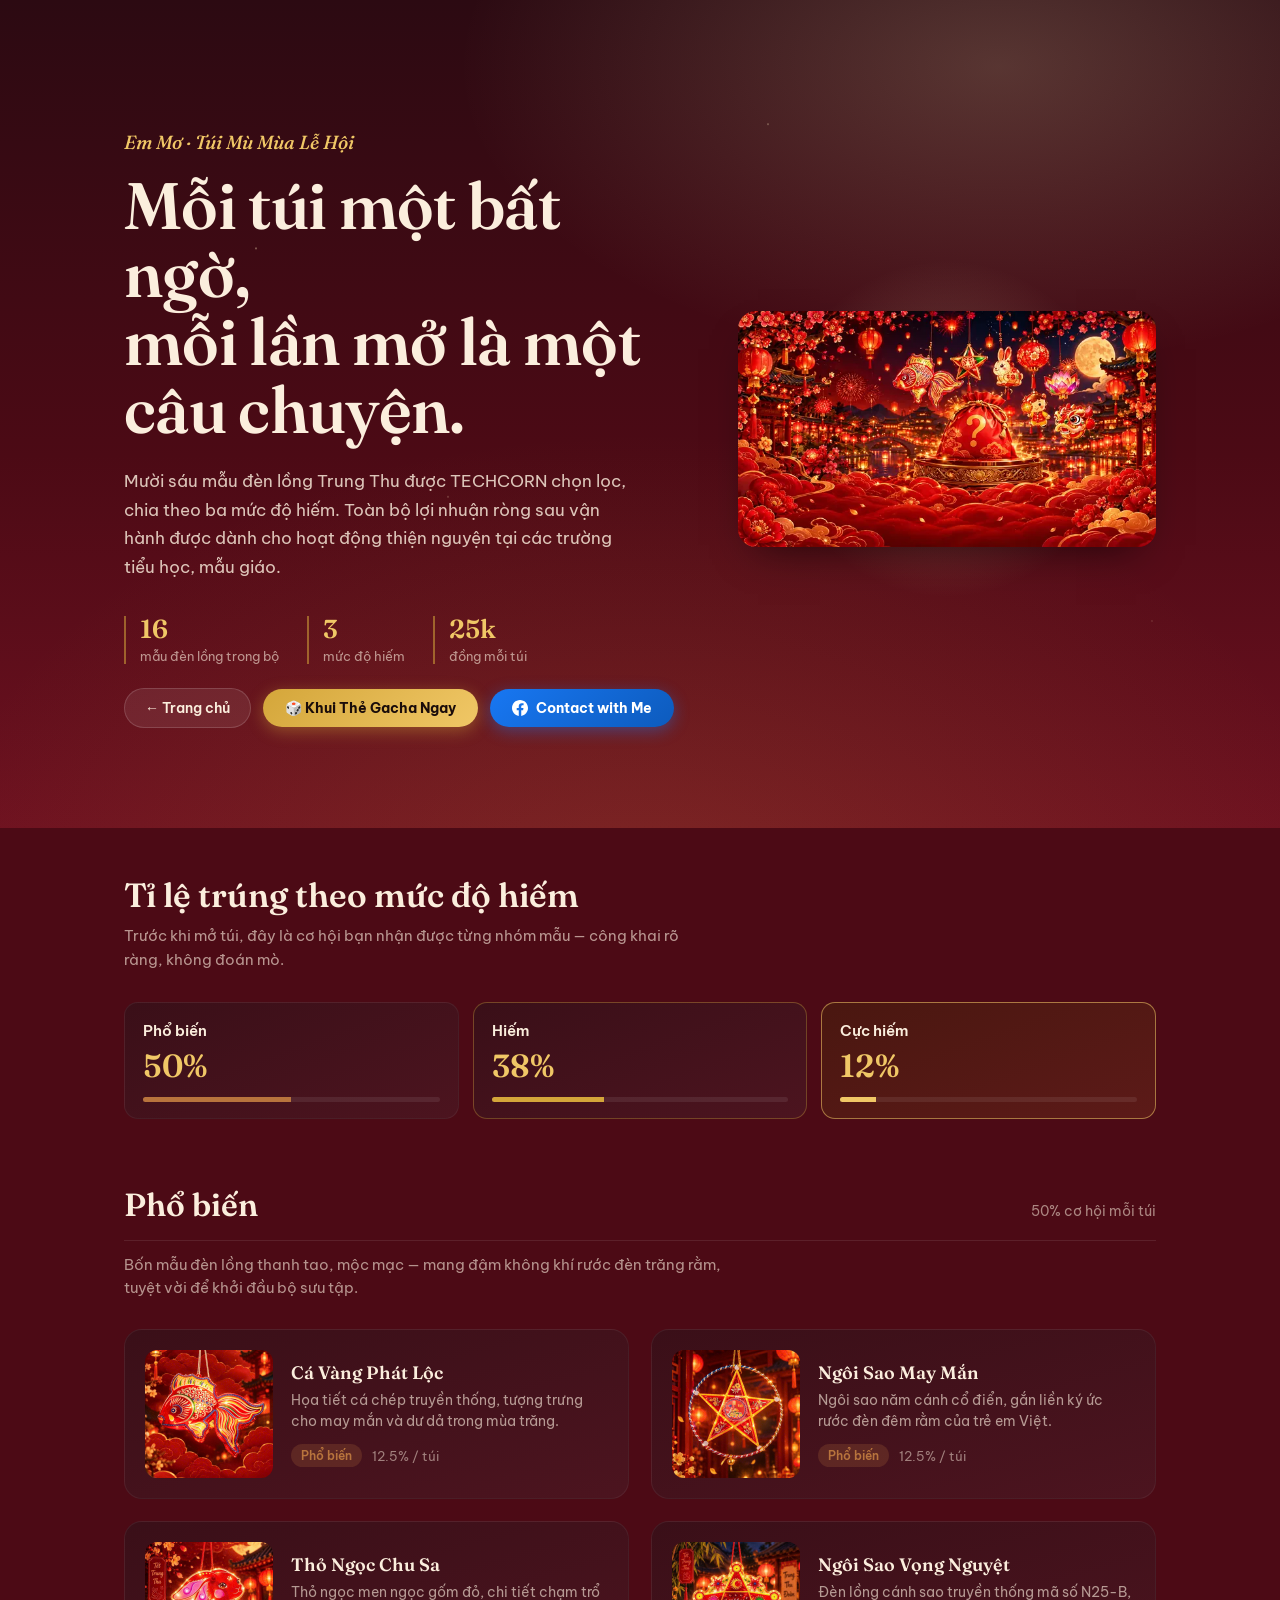
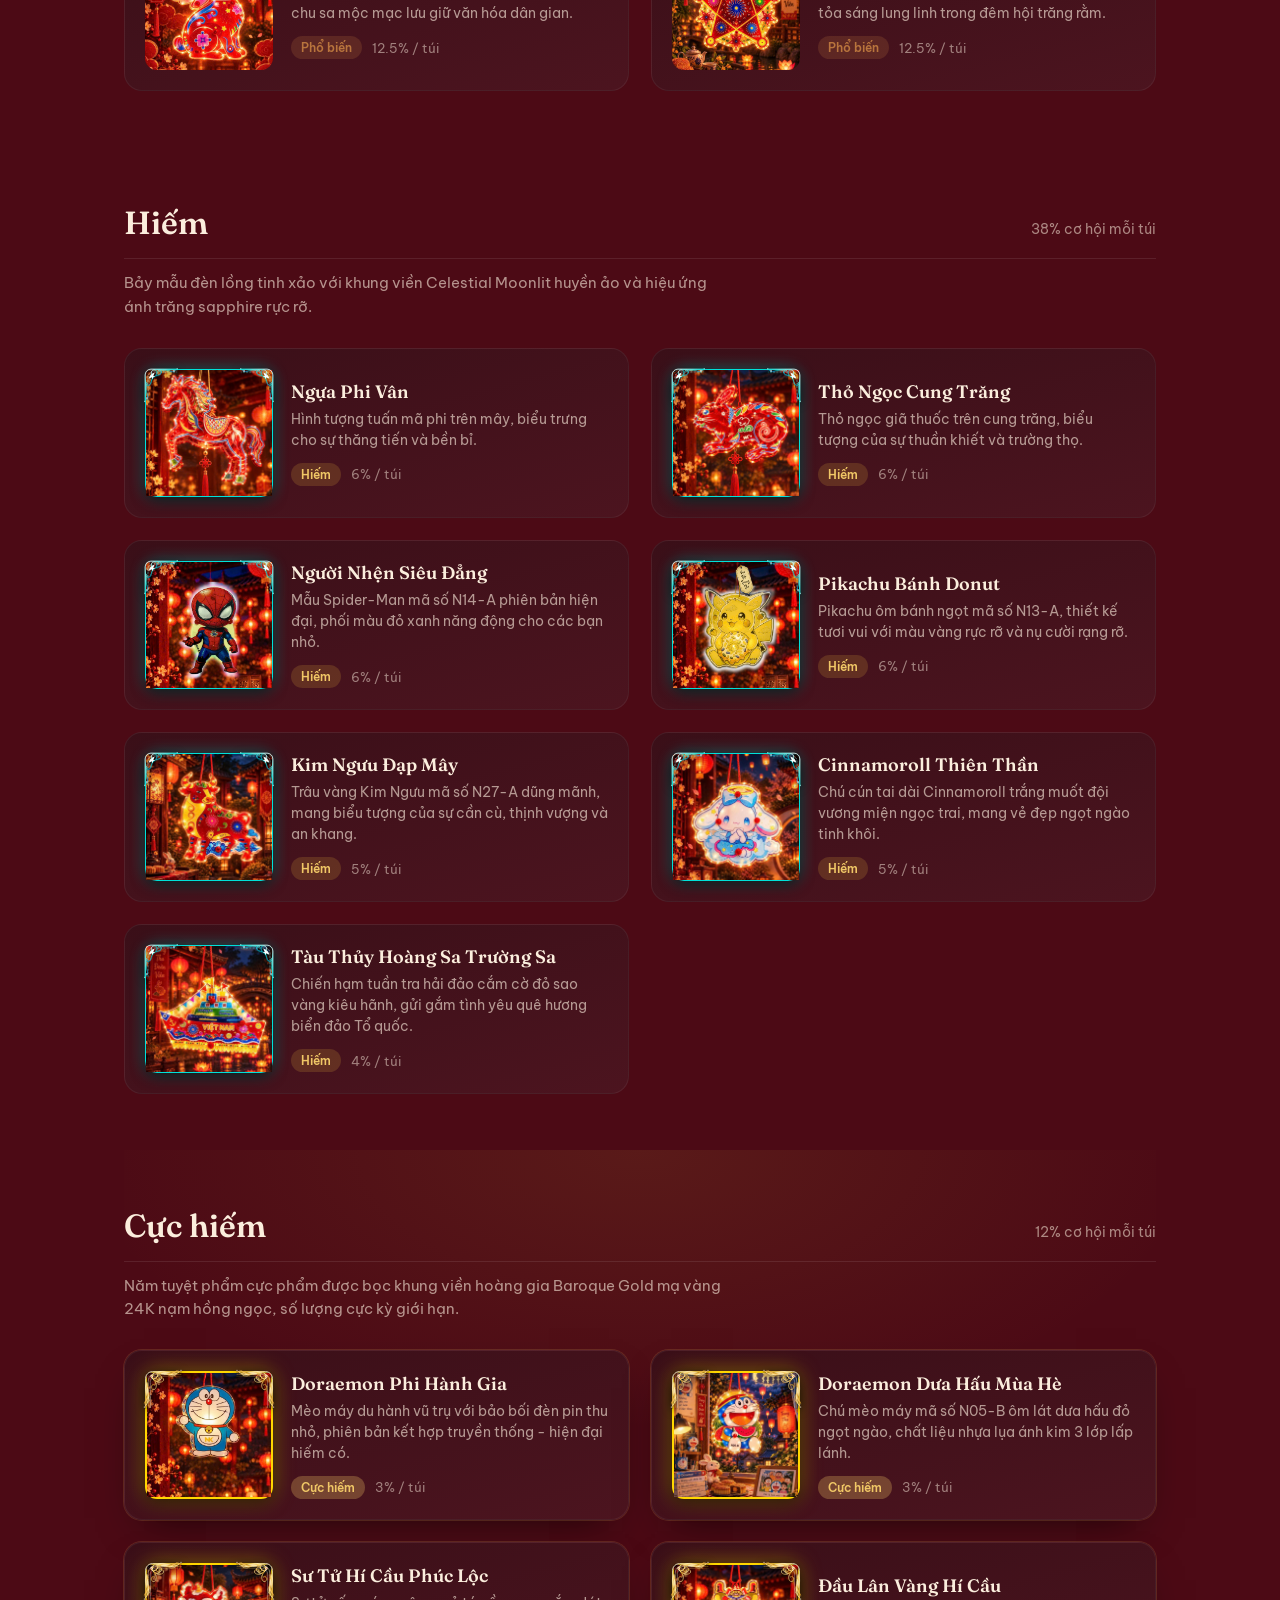
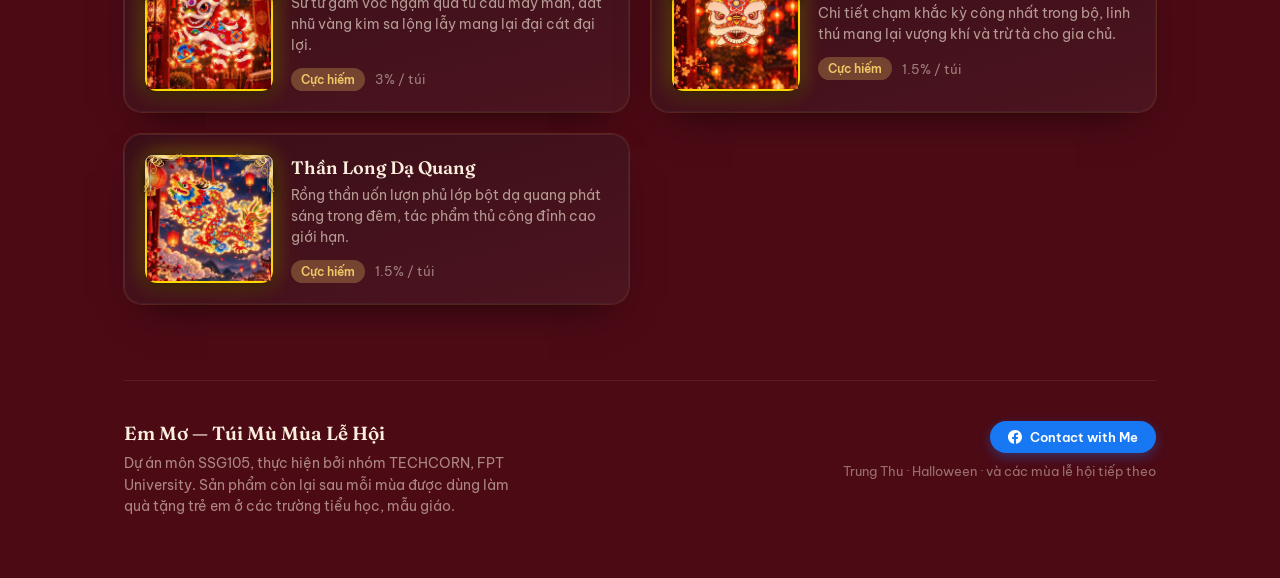
<file: tui-mu-rarity.html>
<!DOCTYPE html>
<html lang="vi">
<head>
<meta charset="UTF-8">
<meta name="viewport" content="width=device-width, initial-scale=1.0">
<title>Túi Mù Mùa Lễ Hội — Em Mơ</title>
<link rel="preconnect" href="https://fonts.googleapis.com">
<link rel="preconnect" href="https://fonts.gstatic.com" crossorigin>
<link href="https://fonts.googleapis.com/css2?family=Fraunces:ital,opsz,wght@0,9..144,400;0,9..144,600;0,9..144,700;1,9..144,500&family=Be+Vietnam+Pro:wght@400;500;600;700&display=swap" rel="stylesheet">
<style>
  :root{
    --ink:#2a0c11;
    --paper:#fbeedd;
    --paper-dim:#efd9bd;
    --lantern-red:#7a1224;
    --lantern-red-deep:#4c0a15;
    --gold:#d4a63a;
    --gold-bright:#f0c766;
    --copper:#b8743d;
    --moon:#f7e2b0;
    --card-bg:#3a0f18;
    --card-bg-2:#4c141f;
    --shadow-soft: 0 18px 40px -20px rgba(0,0,0,0.65);
  }
  :root:not([data-theme="light"]){
    /* default stays on-brand dark lantern theme */
  }
  :root[data-theme="dark"]{
    --card-bg:#2c0c13;
    --card-bg-2:#3a0f18;
    --lantern-red-deep:#3a0810;
  }
  @media (prefers-color-scheme: dark){
    :root:not([data-theme="light"]){
      --card-bg:#2c0c13;
      --card-bg-2:#3a0f18;
      --lantern-red-deep:#3a0810;
    }
  }

  *{box-sizing:border-box;}
  html{scroll-behavior:smooth;}
  body{
    margin:0;
    background: var(--lantern-red-deep);
    color: var(--paper);
    font-family:'Be Vietnam Pro', -apple-system, sans-serif;
    -webkit-font-smoothing:antialiased;
    overflow-x:hidden;
  }
  img{max-width:100%; display:block;}

  .wrap{max-width:1080px; margin:0 auto; padding:0 24px;}

  /* ---------- HERO ---------- */
  .hero{
    position:relative;
    min-height:92vh;
    display:flex;
    align-items:center;
    background:
      radial-gradient(ellipse 900px 500px at 78% 8%, rgba(247,226,176,0.20), transparent 60%),
      radial-gradient(ellipse 1200px 800px at 50% 110%, rgba(212,166,58,0.14), transparent 60%),
      linear-gradient(180deg, #2c0a12 0%, #4c0a15 55%, #6e1120 100%);
    overflow:hidden;
    padding: 100px 0 70px;
  }
  .hero::before{
    content:"";
    position:absolute; inset:0;
    background-image: radial-gradient(1.5px 1.5px at 20% 30%, rgba(255,235,190,0.5), transparent),
                       radial-gradient(1.5px 1.5px at 60% 15%, rgba(255,235,190,0.4), transparent),
                       radial-gradient(1px 1px at 80% 45%, rgba(255,235,190,0.35), transparent),
                       radial-gradient(1.5px 1.5px at 35% 60%, rgba(255,235,190,0.3), transparent),
                       radial-gradient(1px 1px at 90% 75%, rgba(255,235,190,0.3), transparent);
    pointer-events:none;
  }
  .hero-grid{
    position:relative;
    display:grid;
    grid-template-columns: 1.15fr 0.85fr;
    gap: 48px;
    align-items:center;
    width:100%;
  }
  .hero-eyebrow{
    font-family:'Fraunces', serif;
    font-style:italic;
    font-weight:500;
    font-size:19px;
    color: var(--gold-bright);
    margin: 0 0 18px;
  }
  .hero h1{
    font-family:'Fraunces', serif;
    font-weight:600;
    font-size: clamp(2.4rem, 5.4vw, 4.1rem);
    line-height:1.04;
    margin:0 0 22px;
    color: var(--paper);
    letter-spacing:-0.01em;
  }
  .hero p.lede{
    font-size:17px;
    line-height:1.7;
    max-width:46ch;
    color: rgba(251,238,221,0.82);
    margin:0 0 34px;
  }
  .hero-stats{
    display:flex;
    gap:28px;
    flex-wrap:wrap;
  }
  .hero-stat{border-left:2px solid rgba(212,166,58,0.55); padding-left:14px;}
  .hero-stat .n{font-family:'Fraunces', serif; font-size:26px; color:var(--gold-bright); font-weight:600; line-height:1;}
  .hero-stat .l{font-size:12.5px; color:rgba(251,238,221,0.6); margin-top:6px;}

  .hero-art{
    position:relative;
    display:flex; justify-content:center; align-items:center;
  }
  .hero-art .glow{
    position:absolute;
    width:340px; height:340px;
    border-radius:50%;
    background: radial-gradient(circle, rgba(247,226,176,0.28) 0%, rgba(247,226,176,0) 70%);
  }
  .hero-art img{
    position:relative;
    width:100%;
    max-width:420px;
    border-radius:18px;
    box-shadow: var(--shadow-soft);
  }

  /* ---------- RARITY LEGEND ---------- */
  .legend{
    padding: 46px 0 10px;
  }
  .legend-title{
    font-family:'Fraunces', serif;
    font-weight:600;
    font-size: clamp(1.5rem, 3vw, 2.1rem);
    margin:0 0 8px;
  }
  .legend-sub{
    color: rgba(251,238,221,0.62);
    font-size:15px;
    max-width:56ch;
    margin:0 0 30px;
    line-height:1.6;
  }
  .legend-chips{
    display:grid;
    grid-template-columns: repeat(3, 1fr);
    gap:14px;
  }
  .chip{
    border-radius:14px;
    padding:18px 18px 16px;
    background: linear-gradient(160deg, var(--card-bg), var(--card-bg-2));
    border:1px solid rgba(255,255,255,0.06);
  }
  .chip .tier{font-size:14.5px; font-weight:600; color:var(--paper);}
  .chip .pct{font-family:'Fraunces', serif; font-size:32px; font-weight:600; color:var(--gold-bright); margin-top:6px;}
  .chip.rare{border-color:rgba(212,166,58,0.35);}
  .chip.epic{border-color:rgba(240,199,102,0.55); background: linear-gradient(160deg, #4a1710, #5c1a18);}
  .chip-bar{height:5px; border-radius:4px; margin-top:12px; overflow:hidden; background:rgba(255,255,255,0.08);}
  .chip-bar i{display:block; height:100%; background:var(--copper);}
  .chip.rare .chip-bar i{background:var(--gold);}
  .chip.epic .chip-bar i{background:var(--gold-bright);}

  /* ---------- SECTIONS ---------- */
  section.tier{padding: 56px 0;}
  .tier-head{
    display:flex;
    align-items:baseline;
    justify-content:space-between;
    gap:16px;
    border-bottom:1px solid rgba(255,255,255,0.09);
    padding-bottom:16px;
    margin-bottom:30px;
    flex-wrap:wrap;
  }
  .tier-head h2{
    font-family:'Fraunces', serif;
    font-weight:600;
    font-size: clamp(1.5rem, 3vw, 2rem);
    margin:0;
  }
  .tier-head .odds{
    font-size:14px;
    color: rgba(251,238,221,0.55);
  }
  .tier-note{
    color: rgba(251,238,221,0.6);
    font-size:14.5px;
    margin: -18px 0 30px;
    max-width:60ch;
    line-height:1.6;
  }

  .card-grid{
    display:grid;
    grid-template-columns: repeat(2, 1fr);
    gap:22px;
  }
  .card{
    background: linear-gradient(165deg, var(--card-bg), var(--card-bg-2));
    border-radius:18px;
    padding:20px;
    display:grid;
    grid-template-columns: 128px 1fr;
    gap:18px;
    border:1px solid rgba(255,255,255,0.06);
    transition: border-color .25s ease, transform .25s ease;
  }
  .card:hover{ transform: translateY(-3px); border-color: rgba(212,166,58,0.4); }
  .card .thumb{
    width:128px; height:128px;
    border-radius:12px;
    overflow:hidden;
    background: rgba(0,0,0,0.25);
  }
  .card .thumb img{width:100%; height:100%; object-fit:cover;}
  .card .body{display:flex; flex-direction:column; justify-content:center;}
  .card .name{
    font-family:'Fraunces', serif;
    font-weight:600;
    font-size:18px;
    margin:0 0 6px;
    color: var(--paper);
  }
  .card .flavor{
    font-size:13.5px;
    line-height:1.55;
    color: rgba(251,238,221,0.62);
    margin:0 0 12px;
  }
  .card .foot{display:flex; align-items:center; gap:10px;}
  .card .pill{
    font-size:12px;
    padding:4px 10px;
    border-radius:999px;
    background: rgba(184,115,61,0.22);
    color: var(--copper);
    font-weight:600;
  }
  .tier-rare .pill{background: rgba(212,166,58,0.2); color: var(--gold-bright);}
  .tier-epic .pill{background: rgba(240,199,102,0.28); color: var(--gold-bright);}
  .card .rate{font-size:13px; color: rgba(251,238,221,0.5);}

  section.tier.tier-epic{
    background: radial-gradient(ellipse 800px 400px at 50% 0%, rgba(212,166,58,0.10), transparent 70%);
  }
  .tier-epic .card{box-shadow: 0 0 0 1px rgba(240,199,102,0.15), var(--shadow-soft);}
  .tier-epic .card:hover{border-color: rgba(240,199,102,0.7);}

  /* Royal Ornate Frame for Epic & Rare in Rarity Gallery */
  .tier-epic .card .thumb {
    position: relative;
    border: 2px solid #ffd700;
    box-shadow: 0 4px 16px rgba(0, 0, 0, 0.7), 0 0 20px rgba(255, 215, 0, 0.5);
    overflow: visible;
  }
  .tier-epic .card .thumb::before,
  .tier-epic .card .thumb::after {
    content: '';
    position: absolute;
    width: 40px;
    height: 40px;
    background-image: url('asset/royal-baroque-corner.svg');
    background-size: contain;
    background-repeat: no-repeat;
    pointer-events: none;
    z-index: 5;
    filter: drop-shadow(0 2px 4px rgba(0,0,0,0.8));
  }
  .tier-epic .card .thumb::before {
    top: -4px;
    left: -4px;
  }
  .tier-epic .card .thumb::after {
    top: -4px;
    right: -4px;
    transform: scaleX(-1);
  }
  .tier-epic .card:hover .thumb {
    box-shadow: 0 6px 25px rgba(0, 0, 0, 0.8), 0 0 35px rgba(255, 215, 0, 0.8);
  }

  .tier-rare .card .thumb {
    position: relative;
    border: 1.8px solid #00e1d9;
    box-shadow: 0 4px 14px rgba(0, 0, 0, 0.7), 0 0 16px rgba(0, 225, 217, 0.45);
    overflow: visible;
  }
  .tier-rare .card .thumb::before,
  .tier-rare .card .thumb::after {
    content: '';
    position: absolute;
    width: 36px;
    height: 36px;
    background-image: url('asset/rare-moonlit-corner.svg');
    background-size: contain;
    background-repeat: no-repeat;
    pointer-events: none;
    z-index: 5;
    filter: drop-shadow(0 2px 4px rgba(0,0,0,0.8));
  }
  .tier-rare .card .thumb::before {
    top: -3px;
    left: -3px;
  }
  .tier-rare .card .thumb::after {
    top: -3px;
    right: -3px;
    transform: scaleX(-1);
  }
  .tier-rare .card:hover .thumb {
    box-shadow: 0 6px 22px rgba(0, 0, 0, 0.8), 0 0 28px rgba(0, 225, 217, 0.7);
  }

  /* ---------- FOOTER ---------- */
  footer{
    border-top:1px solid rgba(255,255,255,0.08);
    padding: 40px 0 60px;
    margin-top:20px;
  }
  footer .foot-grid{
    display:flex;
    justify-content:space-between;
    gap:24px;
    flex-wrap:wrap;
    align-items:flex-start;
  }
  footer h3{
    font-family:'Fraunces', serif;
    font-size:19px;
    margin:0 0 8px;
    font-weight:600;
  }
  footer p{
    font-size:13.5px;
    color: rgba(251,238,221,0.55);
    max-width:44ch;
    line-height:1.6;
    margin:0;
  }
  footer .team{font-size:13px; color: rgba(251,238,221,0.45); text-align:right;}

  @media (max-width: 860px){
    .hero-grid{grid-template-columns:1fr; text-align:left;}
    .hero-art{order:-1; margin-bottom:8px;}
    .hero-art img{max-width:280px;}
    .legend-chips{grid-template-columns:1fr;}
    .card-grid{grid-template-columns:1fr;}
    .card{grid-template-columns:96px 1fr;}
    .card .thumb{width:96px; height:96px;}
    footer .foot-grid{flex-direction:column;}
    footer .team{text-align:left;}
  }

  @media (prefers-reduced-motion: reduce){
    .card{transition:none;}
  }
</style>
</head>
<body>

<section class="hero">
  <div class="wrap hero-grid">
    <div>
      <p class="hero-eyebrow">Em Mơ · Túi Mù Mùa Lễ Hội</p>
      <h1>Mỗi túi một bất ngờ,<br>mỗi lần mở là một câu chuyện.</h1>
      <p class="lede">Mười sáu mẫu đèn lồng Trung Thu được TECHCORN chọn lọc, chia theo ba mức độ hiếm. Toàn bộ lợi nhuận ròng sau vận hành được dành cho hoạt động thiện nguyện tại các trường tiểu học, mẫu giáo.</p>
      <div class="hero-stats">
        <div class="hero-stat"><div class="n">16</div><div class="l">mẫu đèn lồng trong bộ</div></div>
        <div class="hero-stat"><div class="n">3</div><div class="l">mức độ hiếm</div></div>
        <div class="hero-stat"><div class="n">25k</div><div class="l">đồng mỗi túi</div></div>
      </div>
      <div style="margin-top:24px; display:flex; gap:12px; flex-wrap:wrap; align-items:center;">
        <a href="index.html" style="display:inline-flex; align-items:center; gap:8px; padding:10px 20px; background:rgba(255,255,255,0.08); border:1px solid rgba(255,255,255,0.15); color:var(--paper); border-radius:999px; text-decoration:none; font-size:14px; font-weight:600; transition:all .2s ease;">← Trang chủ</a>
        <a href="index.html#gacha" style="display:inline-flex; align-items:center; gap:8px; padding:10px 22px; background:linear-gradient(135deg, var(--gold), var(--gold-bright)); color:#1a0c0a; border-radius:999px; text-decoration:none; font-size:14px; font-weight:700; box-shadow:0 4px 16px rgba(212,166,58,0.4); transition:all .2s ease;">🎲 Khui Thẻ Gacha Ngay</a>
        <a href="https://www.facebook.com/share/1c75xEN3fK/?mibextid=wwXIfr" target="_blank" rel="noopener noreferrer" style="display:inline-flex; align-items:center; gap:8px; padding:10px 22px; background:linear-gradient(135deg, #1877f2 0%, #0d5bbd 100%); color:#ffffff; border-radius:999px; text-decoration:none; font-size:14px; font-weight:700; box-shadow:0 4px 16px rgba(24,119,242,0.4); transition:all .2s ease;">
          <svg width="16" height="16" viewBox="0 0 24 24" fill="#ffffff"><path d="M24 12.073c0-6.627-5.373-12-12-12s-12 5.373-12 12c0 5.99 4.388 10.954 10.125 11.854v-8.385H7.078v-3.47h3.047V9.43c0-3.007 1.792-4.669 4.533-4.669 1.312 0 2.686.235 2.686.235v2.953H15.83c-1.491 0-1.956.925-1.956 1.874v2.25h3.328l-.532 3.47h-2.796v8.385C19.612 23.027 24 18.062 24 12.073z"/></svg>
          <span>Contact with Me</span>
        </a>
      </div>
    </div>
    <div class="hero-art">
      <div class="glow"></div>
      <img src="[data-uri]" alt="Túi mù Em Mơ">
    </div>
  </div>
</section>

<div class="wrap">

  <section class="legend">
    <h2 class="legend-title">Tỉ lệ trúng theo mức độ hiếm</h2>
    <p class="legend-sub">Trước khi mở túi, đây là cơ hội bạn nhận được từng nhóm mẫu — công khai rõ ràng, không đoán mò.</p>
    <div class="legend-chips">
      <div class="chip">
        <div class="tier">Phổ biến</div>
        <div class="pct">50%</div>
        <div class="chip-bar"><i style="width:50%"></i></div>
      </div>
      <div class="chip rare">
        <div class="tier">Hiếm</div>
        <div class="pct">38%</div>
        <div class="chip-bar"><i style="width:38%"></i></div>
      </div>
      <div class="chip epic">
        <div class="tier">Cực hiếm</div>
        <div class="pct">12%</div>
        <div class="chip-bar"><i style="width:12%"></i></div>
      </div>
    </div>
  </section>

  <section class="tier tier-common" id="pho-bien">
    <div class="tier-head">
      <h2>Phổ biến</h2>
      <span class="odds">50% cơ hội mỗi túi</span>
    </div>
    <p class="tier-note">Bốn mẫu đèn lồng thanh tao, mộc mạc — mang đậm không khí rước đèn trăng rằm, tuyệt vời để khởi đầu bộ sưu tập.</p>
    <div class="card-grid">
      <div class="card">
        <div class="thumb"><img src="asset/1789605343299_5176141762490889310_g5432164341293928425_505dd91408fd4b1bb78b769743f4d77e.jpg" alt="Cá Vàng Phát Lộc" loading="lazy"></div>
        <div class="body">
          <p class="name">Cá Vàng Phát Lộc</p>
          <p class="flavor">Họa tiết cá chép truyền thống, tượng trưng cho may mắn và dư dả trong mùa trăng.</p>
          <div class="foot"><span class="pill">Phổ biến</span><span class="rate">12.5% / túi</span></div>
        </div>
      </div>
      <div class="card">
        <div class="thumb"><img src="asset/1789605343329_5176141762490889310_g5432164341293928425_83d51e05fb20d709ec7b41115a848c3c.jpg" alt="Ngôi Sao May Mắn" loading="lazy"></div>
        <div class="body">
          <p class="name">Ngôi Sao May Mắn</p>
          <p class="flavor">Ngôi sao năm cánh cổ điển, gắn liền ký ức rước đèn đêm rằm của trẻ em Việt.</p>
          <div class="foot"><span class="pill">Phổ biến</span><span class="rate">12.5% / túi</span></div>
        </div>
      </div>
      <div class="card">
        <div class="thumb"><img src="asset/1789876638579_401249900163133978_401249900163133978_b7d5fdcb437d8e1fc089ca7da4f676e7.jpg" alt="Thỏ Ngọc Chu Sa" loading="lazy"></div>
        <div class="body">
          <p class="name">Thỏ Ngọc Chu Sa</p>
          <p class="flavor">Thỏ ngọc men ngọc gốm đỏ, chi tiết chạm trổ chu sa mộc mạc lưu giữ văn hóa dân gian.</p>
          <div class="foot"><span class="pill">Phổ biến</span><span class="rate">12.5% / túi</span></div>
        </div>
      </div>
      <div class="card">
        <div class="thumb"><img src="asset/1789876710904_401249900163133978_401249900163133978_9b0811a8b23ecde06df09ca2298674bc.jpg" alt="Ngôi Sao Vọng Nguyệt" loading="lazy"></div>
        <div class="body">
          <p class="name">Ngôi Sao Vọng Nguyệt</p>
          <p class="flavor">Đèn lồng cánh sao truyền thống mã số N25-B, tỏa sáng lung linh trong đêm hội trăng rằm.</p>
          <div class="foot"><span class="pill">Phổ biến</span><span class="rate">12.5% / túi</span></div>
        </div>
      </div>
    </div>
  </section>

  <section class="tier tier-rare" id="hiem">
    <div class="tier-head">
      <h2>Hiếm</h2>
      <span class="odds">38% cơ hội mỗi túi</span>
    </div>
    <p class="tier-note">Bảy mẫu đèn lồng tinh xảo với khung viền Celestial Moonlit huyền ảo và hiệu ứng ánh trăng sapphire rực rỡ.</p>
    <div class="card-grid">
      <div class="card">
        <div class="thumb"><img src="asset/1789605343347_5176141762490889310_g5432164341293928425_211d746b7e2ffb6990d4d3c1edb059a2.jpg" alt="Ngựa Phi Vân" loading="lazy"></div>
        <div class="body">
          <p class="name">Ngựa Phi Vân</p>
          <p class="flavor">Hình tượng tuấn mã phi trên mây, biểu trưng cho sự thăng tiến và bền bỉ.</p>
          <div class="foot"><span class="pill">Hiếm</span><span class="rate">6% / túi</span></div>
        </div>
      </div>
      <div class="card">
        <div class="thumb"><img src="asset/1789605343375_5176141762490889310_g5432164341293928425_5f7b3a5fdadde01bafe23ea798792842.jpg" alt="Thỏ Ngọc Cung Trăng" loading="lazy"></div>
        <div class="body">
          <p class="name">Thỏ Ngọc Cung Trăng</p>
          <p class="flavor">Thỏ ngọc giã thuốc trên cung trăng, biểu tượng của sự thuần khiết và trường thọ.</p>
          <div class="foot"><span class="pill">Hiếm</span><span class="rate">6% / túi</span></div>
        </div>
      </div>
      <div class="card">
        <div class="thumb"><img src="asset/1789873373484_401249900163133978_401249900163133978_ffa393d4f7d972053db216b9157a5f3b.jpg" alt="Người Nhện Siêu Đẳng" loading="lazy"></div>
        <div class="body">
          <p class="name">Người Nhện Siêu Đẳng</p>
          <p class="flavor">Mẫu Spider-Man mã số N14-A phiên bản hiện đại, phối màu đỏ xanh năng động cho các bạn nhỏ.</p>
          <div class="foot"><span class="pill">Hiếm</span><span class="rate">6% / túi</span></div>
        </div>
      </div>
      <div class="card">
        <div class="thumb"><img src="asset/1789873373507_401249900163133978_401249900163133978_381d8e85a79a6de22b8b1fa25ceb76db.jpg" alt="Pikachu Bánh Donut" loading="lazy"></div>
        <div class="body">
          <p class="name">Pikachu Bánh Donut</p>
          <p class="flavor">Pikachu ôm bánh ngọt mã số N13-A, thiết kế tươi vui với màu vàng rực rỡ và nụ cười rạng rỡ.</p>
          <div class="foot"><span class="pill">Hiếm</span><span class="rate">6% / túi</span></div>
        </div>
      </div>
      <div class="card">
        <div class="thumb"><img src="asset/1789876626189_401249900163133978_401249900163133978_a459c0b35b9bba65b4201ab64ec0ffd2.jpg" alt="Kim Ngưu Đạp Mây" loading="lazy"></div>
        <div class="body">
          <p class="name">Kim Ngưu Đạp Mây</p>
          <p class="flavor">Trâu vàng Kim Ngưu mã số N27-A dũng mãnh, mang biểu tượng của sự cần cù, thịnh vượng và an khang.</p>
          <div class="foot"><span class="pill">Hiếm</span><span class="rate">5% / túi</span></div>
        </div>
      </div>
      <div class="card">
        <div class="thumb"><img src="asset/1789876630073_401249900163133978_401249900163133978_a5c6e42ee8b35f1223b36d7f34a18a1a.jpg" alt="Cinnamoroll Thiên Thần" loading="lazy"></div>
        <div class="body">
          <p class="name">Cinnamoroll Thiên Thần</p>
          <p class="flavor">Chú cún tai dài Cinnamoroll trắng muốt đội vương miện ngọc trai, mang vẻ đẹp ngọt ngào tinh khôi.</p>
          <div class="foot"><span class="pill">Hiếm</span><span class="rate">5% / túi</span></div>
        </div>
      </div>
      <div class="card">
        <div class="thumb"><img src="asset/1789876634407_401249900163133978_401249900163133978_880061db33188004874f84c73600e0fc.jpg" alt="Tàu Thủy Hoàng Sa Trường Sa" loading="lazy"></div>
        <div class="body">
          <p class="name">Tàu Thủy Hoàng Sa Trường Sa</p>
          <p class="flavor">Chiến hạm tuần tra hải đảo cắm cờ đỏ sao vàng kiêu hãnh, gửi gắm tình yêu quê hương biển đảo Tổ quốc.</p>
          <div class="foot"><span class="pill">Hiếm</span><span class="rate">4% / túi</span></div>
        </div>
      </div>
    </div>
  </section>

  <section class="tier tier-epic" id="cuc-hiem">
    <div class="tier-head">
      <h2>Cực hiếm</h2>
      <span class="odds">12% cơ hội mỗi túi</span>
    </div>
    <p class="tier-note">Năm tuyệt phẩm cực phẩm được bọc khung viền hoàng gia Baroque Gold mạ vàng 24K nạm hồng ngọc, số lượng cực kỳ giới hạn.</p>
    <div class="card-grid">
      <div class="card">
        <div class="thumb"><img src="asset/1789605343386_5176141762490889310_g5432164341293928425_05acb51a68c446e75c05beda610dd314.jpg" alt="Doraemon Phi Hành Gia" loading="lazy"></div>
        <div class="body">
          <p class="name">Doraemon Phi Hành Gia</p>
          <p class="flavor">Mèo máy du hành vũ trụ với bảo bối đèn pin thu nhỏ, phiên bản kết hợp truyền thống - hiện đại hiếm có.</p>
          <div class="foot"><span class="pill">Cực hiếm</span><span class="rate">3% / túi</span></div>
        </div>
      </div>
      <div class="card">
        <div class="thumb"><img src="asset/1789876611793_401249900163133978_401249900163133978_68738b3978d13fee1200b0a6fa93c986.jpg" alt="Doraemon Dưa Hấu Mùa Hè" loading="lazy"></div>
        <div class="body">
          <p class="name">Doraemon Dưa Hấu Mùa Hè</p>
          <p class="flavor">Chú mèo máy mã số N05-B ôm lát dưa hấu đỏ ngọt ngào, chất liệu nhựa lụa ánh kim 3 lớp lấp lánh.</p>
          <div class="foot"><span class="pill">Cực hiếm</span><span class="rate">3% / túi</span></div>
        </div>
      </div>
      <div class="card">
        <div class="thumb"><img src="asset/1789876622988_401249900163133978_401249900163133978_72e1cc303e31ee34d28b81f1a9f06725.jpg" alt="Sư Tử Hí Cầu Phúc Lộc" loading="lazy"></div>
        <div class="body">
          <p class="name">Sư Tử Hí Cầu Phúc Lộc</p>
          <p class="flavor">Sư tử gấm vóc ngậm quả tú cầu may mắn, dát nhũ vàng kim sa lộng lẫy mang lại đại cát đại lợi.</p>
          <div class="foot"><span class="pill">Cực hiếm</span><span class="rate">3% / túi</span></div>
        </div>
      </div>
      <div class="card">
        <div class="thumb"><img src="asset/1789606808530_5176141762490889310_g5432164341293928425_d16f067c2c0d43a30233fbba767b57f7.jpg" alt="Đầu Lân Vàng Hí Cầu" loading="lazy"></div>
        <div class="body">
          <p class="name">Đầu Lân Vàng Hí Cầu</p>
          <p class="flavor">Chi tiết chạm khắc kỳ công nhất trong bộ, linh thú mang lại vượng khí và trừ tà cho gia chủ.</p>
          <div class="foot"><span class="pill">Cực hiếm</span><span class="rate">1.5% / túi</span></div>
        </div>
      </div>
      <div class="card">
        <div class="thumb"><img src="asset/1789876618892_401249900163133978_401249900163133978_b7766f695832842d09365da0c9003bc9.jpg" alt="Thần Long Dạ Quang" loading="lazy"></div>
        <div class="body">
          <p class="name">Thần Long Dạ Quang</p>
          <p class="flavor">Rồng thần uốn lượn phủ lớp bột dạ quang phát sáng trong đêm, tác phẩm thủ công đỉnh cao giới hạn.</p>
          <div class="foot"><span class="pill">Cực hiếm</span><span class="rate">1.5% / túi</span></div>
        </div>
      </div>
    </div>
  </section>

  <footer>
    <div class="foot-grid">
      <div>
        <h3>Em Mơ — Túi Mù Mùa Lễ Hội</h3>
        <p>Dự án môn SSG105, thực hiện bởi nhóm TECHCORN, FPT University. Sản phẩm còn lại sau mỗi mùa được dùng làm quà tặng trẻ em ở các trường tiểu học, mẫu giáo.</p>
      </div>
      <div class="team" style="display:flex; flex-direction:column; align-items:flex-end; gap:10px;">
        <a href="https://www.facebook.com/share/1c75xEN3fK/?mibextid=wwXIfr" target="_blank" rel="noopener noreferrer" style="display:inline-flex; align-items:center; gap:8px; padding:8px 18px; border-radius:999px; background:#1877f2; color:#fff; text-decoration:none; font-size:13px; font-weight:600; box-shadow:0 4px 12px rgba(24,119,242,0.35);">
          <svg width="14" height="14" viewBox="0 0 24 24" fill="#ffffff"><path d="M24 12.073c0-6.627-5.373-12-12-12s-12 5.373-12 12c0 5.99 4.388 10.954 10.125 11.854v-8.385H7.078v-3.47h3.047V9.43c0-3.007 1.792-4.669 4.533-4.669 1.312 0 2.686.235 2.686.235v2.953H15.83c-1.491 0-1.956.925-1.956 1.874v2.25h3.328l-.532 3.47h-2.796v8.385C19.612 23.027 24 18.062 24 12.073z"/></svg>
          <span>Contact with Me</span>
        </a>
        <span>Trung Thu · Halloween · và các mùa lễ hội tiếp theo</span>
      </div>
    </div>
  </footer>

</div>

</body>
</html>
</file>
<file: css/style.css>
/* ==========================================================================
   EM MƠ — CHARACTER & RARITY CODEX DESIGN SYSTEM
   Inspired by Apple (Liquid Glass, 3D Perspective, Ambient Lighting)
   & Google (Dynamic Interaction, Material Dynamics, Micro-animations)
   ========================================================================== */

:root {
  /* Royal Palace Color Tokens (Đỏ Chu Sa Hoàng Triều & Vàng Dát Nhũ) */
  --bg-deep: #140306;
  --bg-dark: #1f050b;
  --bg-lantern: #380812;
  --bg-chu-sa-deep: #26050b;
  --bg-chu-sa-rich: #540d1a;
  --bg-card: rgba(46, 11, 20, 0.78);
  --bg-card-hover: rgba(76, 16, 32, 0.9);
  --bg-card-glass: rgba(36, 8, 15, 0.72);
  
  --ink-primary: #fff5e6;
  --ink-secondary: rgba(255, 238, 220, 0.82);
  --ink-tertiary: rgba(255, 238, 220, 0.58);
  --ink-faint: rgba(255, 238, 220, 0.32);
  
  /* Rarity Colors */
  --tier-common: #df8a48;
  --tier-common-glow: rgba(223, 138, 72, 0.45);
  --tier-common-bg: rgba(223, 138, 72, 0.14);
  
  /* Lam Ngọc Cổ Điển (Rare) */
  --tier-rare: #00e1d9;
  --tier-rare-accent: #0099ff;
  --tier-rare-glow: rgba(0, 225, 217, 0.55);
  --tier-rare-bg: rgba(0, 225, 217, 0.15);
  
  /* Vàng Hoàng Kim Dát Nhũ (Epic / SSR) */
  --tier-epic: #f6d166;
  --tier-epic-gold: #e5a93c;
  --tier-epic-glow: rgba(246, 209, 102, 0.8);
  --tier-epic-bg: rgba(246, 209, 102, 0.22);
  --tier-epic-purple: #c084fc;
  
  /* Metallic Gold */
  --gold-bright: #ffe699;
  --gold-primary: #f6d166;
  --gold-amber: #e5a93c;
  --gold-dim: #987320;
  --gold-gradient: linear-gradient(135deg, #fff2cc 0%, #f6d166 40%, #e5a93c 75%, #946816 100%);
  --epic-gradient: linear-gradient(135deg, #ffffff 0%, #ffe08a 35%, #f6d166 70%, #e5a93c 100%);
  --royal-jade-gradient: linear-gradient(135deg, #bbfaf6 0%, #00e1d9 50%, #0088cc 100%);

  /* Borders & Shadows */
  --glass-border: 1px solid rgba(246, 209, 102, 0.22);
  --glass-border-hover: 1px solid rgba(246, 209, 102, 0.65);
  --glass-blur: blur(24px) saturate(180%);
  
  --shadow-sm: 0 4px 16px rgba(0, 0, 0, 0.4);
  --shadow-md: 0 12px 32px rgba(0, 0, 0, 0.55);
  --shadow-lg: 0 24px 60px rgba(0, 0, 0, 0.75);
  --shadow-gold: 0 12px 40px rgba(246, 209, 102, 0.35);
  --shadow-epic: 0 14px 45px rgba(246, 209, 102, 0.45);

  /* Dimensions & Transitions */
  --radius-sm: 10px;
  --radius-md: 18px;
  --radius-lg: 26px;
  --radius-pill: 9999px;
  --ease-spring: cubic-bezier(0.16, 1, 0.3, 1);
  --ease-smooth: cubic-bezier(0.25, 1, 0.5, 1);
  --transition-fast: 0.2s var(--ease-smooth);
  --transition-normal: 0.35s var(--ease-spring);
  --transition-slow: 0.6s var(--ease-spring);
}

/* ==========================================================================
   RESET & BASE STYLES
   ========================================================================== */
*, *::before, *::after {
  box-sizing: border-box;
  margin: 0;
  padding: 0;
}

html {
  scroll-behavior: smooth;
  font-size: 16px;
}

body {
  background-color: var(--bg-deep);
  /* Nền fallback đỏ tối: phòng trường hợp preloader + curtain đều trong suốt cùng lúc */
  background-image: radial-gradient(circle at 50% 40%, #2e0811 0%, #170408 60%, #0c0204 100%);
  color: var(--ink-primary);
  font-family: 'Be Vietnam Pro', -apple-system, BlinkMacSystemFont, 'Segoe UI', Roboto, sans-serif;
  line-height: 1.6;
  -webkit-font-smoothing: antialiased;
  -moz-osx-font-smoothing: grayscale;
  overflow-x: hidden;
  position: relative;
  min-height: 100vh;
}

/* Particle Canvas Background */
#starsCanvas {
  position: fixed;
  top: 0;
  left: 0;
  width: 100vw;
  height: 100vh;
  pointer-events: none;
  z-index: 0;
  opacity: 0.75;
}

/* Layout Container */
.container {
  width: 100%;
  max-width: 1240px;
  margin: 0 auto;
  padding: 0 24px;
  position: relative;
  z-index: 1;
}

/* Ambient Radial Lights */
.ambient-glow {
  position: absolute;
  pointer-events: none;
  border-radius: 50%;
  filter: blur(120px);
  z-index: 0;
}
.ambient-glow-1 {
  top: -100px;
  right: 5%;
  width: 650px;
  height: 650px;
  background: radial-gradient(circle, rgba(212, 166, 58, 0.18) 0%, rgba(212, 166, 58, 0) 70%);
}
.ambient-glow-2 {
  top: 35%;
  left: -150px;
  width: 550px;
  height: 550px;
  background: radial-gradient(circle, rgba(122, 18, 36, 0.35) 0%, rgba(122, 18, 36, 0) 70%);
}
.ambient-glow-3 {
  bottom: 10%;
  right: -100px;
  width: 600px;
  height: 600px;
  background: radial-gradient(circle, rgba(246, 209, 102, 0.15) 0%, rgba(246, 209, 102, 0) 70%);
}

/* ==========================================================================
   NAVIGATION BAR (Apple-style Frosted Glass Header)
   ========================================================================== */
.site-header {
  position: sticky;
  top: 0;
  left: 0;
  width: 100%;
  z-index: 100;
  background: rgba(22, 4, 8, 0.78);
  backdrop-filter: var(--glass-blur);
  -webkit-backdrop-filter: var(--glass-blur);
  border-bottom: 1px solid rgba(255, 225, 160, 0.08);
  transition: background 0.3s ease, border-color 0.3s ease, box-shadow 0.3s ease;
}

.site-header.scrolled {
  background: rgba(18, 3, 6, 0.92);
  border-bottom-color: rgba(255, 225, 160, 0.18);
  box-shadow: 0 10px 30px rgba(0, 0, 0, 0.6);
}

.nav-wrap {
  display: flex;
  align-items: center;
  justify-content: space-between;
  height: 72px;
}

.brand-badge {
  display: flex;
  align-items: center;
  gap: 12px;
  text-decoration: none;
  color: var(--ink-primary);
}

.brand-icon {
  width: 40px;
  height: 40px;
  border-radius: 12px;
  background: var(--gold-gradient);
  display: flex;
  align-items: center;
  justify-content: center;
  box-shadow: 0 4px 15px rgba(212, 166, 58, 0.4);
  font-size: 20px;
  flex-shrink: 0;
}

.brand-text h1 {
  font-family: 'Fraunces', serif;
  font-size: 1.25rem;
  font-weight: 700;
  letter-spacing: -0.01em;
  background: linear-gradient(180deg, #fff 0%, var(--gold-bright) 100%);
  -webkit-background-clip: text;
  -webkit-text-fill-color: transparent;
  line-height: 1.15;
}

.brand-text span {
  font-size: 0.72rem;
  font-weight: 500;
  text-transform: uppercase;
  letter-spacing: 0.08em;
  color: var(--ink-tertiary);
}

.nav-links {
  display: flex;
  align-items: center;
  gap: 8px;
  list-style: none;
}

.nav-link {
  color: var(--ink-secondary);
  text-decoration: none;
  font-size: 0.9rem;
  font-weight: 500;
  padding: 8px 16px;
  border-radius: var(--radius-pill);
  transition: var(--transition-fast);
}

.nav-link:hover {
  color: var(--ink-primary);
  background: rgba(255, 255, 255, 0.08);
}

.nav-actions {
  display: flex;
  align-items: center;
  gap: 12px;
}

/* Apple-style Pill Buttons */
.btn-icon {
  width: 42px;
  height: 42px;
  border-radius: var(--radius-pill);
  background: rgba(255, 255, 255, 0.06);
  border: var(--glass-border);
  color: var(--ink-secondary);
  display: flex;
  align-items: center;
  justify-content: center;
  cursor: pointer;
  transition: var(--transition-fast);
  font-size: 17px;
}

.btn-icon:hover {
  color: var(--gold-bright);
  background: rgba(255, 255, 255, 0.12);
  border-color: rgba(240, 199, 102, 0.4);
  transform: translateY(-2px);
}

.btn-codex-trigger {
  display: flex;
  align-items: center;
  gap: 8px;
  padding: 8px 18px;
  border-radius: var(--radius-pill);
  background: rgba(212, 166, 58, 0.12);
  border: 1px solid rgba(212, 166, 58, 0.35);
  color: var(--gold-bright);
  font-size: 0.88rem;
  font-weight: 600;
  cursor: pointer;
  transition: var(--transition-normal);
}

.btn-codex-trigger:hover {
  background: rgba(212, 166, 58, 0.22);
  border-color: var(--gold-bright);
  box-shadow: 0 4px 20px rgba(212, 166, 58, 0.3);
  transform: translateY(-2px);
}

.badge-count {
  background: var(--gold-gradient);
  color: #2a0c11;
  font-size: 0.75rem;
  font-weight: 700;
  padding: 2px 7px;
  border-radius: 99px;
}

/* ==========================================================================
   HERO SECTION (Apple Keynote 2-Column Product Showcase with Interactive Spotlight)
   ========================================================================== */
.hero-section {
  padding: 70px 0 50px;
  position: relative;
  overflow: hidden;
  min-height: 86vh;
  display: flex;
  align-items: center;
  background: var(--bg-deep);
  box-shadow: inset 0 -40px 60px var(--bg-deep);
}

/* Background Layers for Cursor Spotlight Reveal */
.hero-bg-layer {
  position: absolute;
  inset: 0;
  background-position: center center;
  background-size: cover;
  background-repeat: no-repeat;
  pointer-events: none;
}

/* Base Ambient Night Atmosphere */
.hero-bg-dark {
  background-image: 
    linear-gradient(180deg, rgba(16, 3, 6, 0.88) 0%, rgba(22, 4, 8, 0.92) 60%, var(--bg-deep) 100%),
    url('../asset/2e14bcdc-1ac5-4136-96bd-afb84cd3220e.png');
  filter: brightness(0.68) saturate(0.85);
  z-index: 1;
}

/* Vivid Artwork Revealed by Lantern Cursor Spotlight */
.hero-bg-reveal {
  background-image: 
    radial-gradient(circle 380px at var(--spotlight-x, 50%) var(--spotlight-y, 50%), rgba(255, 235, 180, 0.22), transparent 75%),
    url('../asset/2e14bcdc-1ac5-4136-96bd-afb84cd3220e.png');
  filter: brightness(1.22) saturate(1.35) contrast(1.08);
  z-index: 2;
  opacity: var(--spotlight-opacity, 0.9);
  transition: opacity 0.3s ease;
  -webkit-mask-image: radial-gradient(circle 300px at var(--spotlight-x, 50%) var(--spotlight-y, 50%), black 0%, rgba(0, 0, 0, 0.5) 55%, transparent 100%);
  mask-image: radial-gradient(circle 300px at var(--spotlight-x, 50%) var(--spotlight-y, 50%), black 0%, rgba(0, 0, 0, 0.5) 55%, transparent 100%);
}

/* Warm Lantern Light Halo following cursor */
.hero-lantern-light {
  position: absolute;
  width: 440px;
  height: 440px;
  border-radius: 50%;
  pointer-events: none;
  z-index: 3;
  mix-blend-mode: screen;
  transform: translate(-50%, -50%);
  left: var(--spotlight-x, 50%);
  top: var(--spotlight-y, 50%);
  background: radial-gradient(circle, rgba(255, 224, 138, 0.28) 0%, rgba(212, 166, 58, 0.12) 45%, transparent 70%);
  opacity: var(--spotlight-opacity, 1);
  transition: opacity 0.3s ease;
}

.hero-grid {
  display: grid;
  grid-template-columns: 1.15fr 0.85fr;
  gap: 44px;
  align-items: center;
  position: relative;
  z-index: 4;
  width: 100%;
}

.hero-text-col {
  position: relative;
  z-index: 2;
  text-align: left;
}

.hero-tag {
  display: inline-flex;
  align-items: center;
  gap: 8px;
  padding: 6px 16px;
  border-radius: var(--radius-pill);
  background: linear-gradient(135deg, rgba(212, 166, 58, 0.22) 0%, rgba(122, 18, 36, 0.4) 100%);
  border: 1px solid rgba(255, 215, 0, 0.55);
  color: #ffeaa7;
  font-size: 0.82rem;
  font-weight: 600;
  margin-bottom: 16px;
  backdrop-filter: blur(12px);
  -webkit-backdrop-filter: blur(12px);
  box-shadow: 0 4px 18px rgba(0, 0, 0, 0.5), 0 0 16px rgba(255, 215, 0, 0.2);
}

.hero-title {
  margin-bottom: 14px;
  display: flex;
  flex-direction: column;
  gap: 4px;
}

.hero-brand-highlight {
  font-family: 'Fraunces', serif;
  font-size: clamp(3.6rem, 6.2vw, 5.4rem);
  font-weight: 700;
  line-height: 1;
  letter-spacing: -0.025em;
  background: linear-gradient(135deg, #ffffff 0%, #fff4cc 25%, #ffd166 60%, #f39c12 90%, #d4a63a 100%);
  -webkit-background-clip: text;
  -webkit-text-fill-color: transparent;
  filter: drop-shadow(0 4px 18px rgba(255, 209, 102, 0.55)) drop-shadow(0 8px 35px rgba(0, 0, 0, 0.9));
  display: block;
}

.hero-title-sub {
  font-family: 'Fraunces', serif;
  font-size: clamp(1.65rem, 2.8vw, 2.4rem);
  font-weight: 600;
  line-height: 1.15;
  background: linear-gradient(180deg, #fff7eb 0%, #fed88b 50%, #f5be54 100%);
  -webkit-background-clip: text;
  -webkit-text-fill-color: transparent;
  letter-spacing: -0.01em;
  display: block;
  filter: drop-shadow(0 2px 12px rgba(0, 0, 0, 0.9));
  margin-top: 4px;
}

.hero-slogan {
  font-family: 'Fraunces', serif;
  font-style: italic;
  font-size: clamp(1.2rem, 2.2vw, 1.6rem);
  font-weight: 500;
  line-height: 1.35;
  color: #ffeaa7;
  margin-bottom: 16px;
  letter-spacing: -0.01em;
  text-shadow: 0 0 20px rgba(255, 234, 167, 0.5), 0 2px 12px rgba(0, 0, 0, 0.95);
}

.hero-lead {
  font-size: 1.02rem;
  line-height: 1.65;
  color: rgba(255, 245, 235, 0.92);
  max-width: 52ch;
  margin: 0 0 24px 0;
  text-shadow: 0 1px 10px rgba(0, 0, 0, 0.9);
}

.hero-meta-strip {
  display: flex;
  justify-content: flex-start;
  gap: 32px;
  flex-wrap: wrap;
  margin-bottom: 26px;
  padding-bottom: 20px;
  border-bottom: 1px solid rgba(255, 255, 255, 0.12);
}

.meta-item {
  border-left: 2.5px solid #f6d166;
  padding-left: 16px;
  text-align: left;
}

.meta-num {
  font-family: 'Fraunces', serif;
  font-size: 2.2rem;
  font-weight: 700;
  line-height: 1;
  background: linear-gradient(180deg, #ffffff 0%, #ffe08a 40%, #f5af19 100%);
  -webkit-background-clip: text;
  -webkit-text-fill-color: transparent;
  filter: drop-shadow(0 2px 10px rgba(246, 209, 102, 0.4));
}

.meta-label {
  font-size: 0.8rem;
  color: rgba(255, 238, 220, 0.8);
  font-weight: 600;
  margin-top: 4px;
  text-transform: uppercase;
  letter-spacing: 0.06em;
}

.hero-cta-group {
  display: flex;
  justify-content: flex-start;
  gap: 16px;
  flex-wrap: wrap;
}

/* Premium Buttons */
.btn {
  display: inline-flex;
  align-items: center;
  justify-content: center;
  gap: 10px;
  padding: 14px 28px;
  border-radius: var(--radius-pill);
  font-size: 0.98rem;
  font-weight: 600;
  text-decoration: none;
  cursor: pointer;
  transition: var(--transition-normal);
  border: none;
}

.btn-primary {
  background: var(--gold-gradient);
  color: #20060b;
  box-shadow: 0 8px 30px rgba(212, 166, 58, 0.4);
}

.btn-primary:hover {
  transform: translateY(-3px) scale(1.02);
  box-shadow: 0 12px 40px rgba(212, 166, 58, 0.6);
}

/* Radiant Royal Gold Button */
.btn-gold-radiant {
  position: relative;
  background: var(--gold-gradient);
  color: #1a0409 !important;
  font-weight: 800;
  font-size: 1rem;
  letter-spacing: 0.02em;
  padding: 15px 32px;
  border-radius: var(--radius-pill);
  box-shadow: 0 10px 35px rgba(246, 209, 102, 0.5), 0 0 20px rgba(246, 209, 102, 0.35);
  overflow: hidden;
  border: 1.5px solid rgba(255, 255, 255, 0.6);
  transition: all 0.35s var(--ease-spring);
  z-index: 1;
  text-decoration: none;
  display: inline-flex;
  align-items: center;
  justify-content: center;
  gap: 10px;
}

.btn-gold-radiant::before {
  content: '';
  position: absolute;
  inset: -2px;
  background: linear-gradient(90deg, #ff9f43, #ffeaa7, #ffd700, #ff6b81, #ff9f43);
  background-size: 300% 100%;
  border-radius: inherit;
  z-index: -1;
  animation: radiantSheen 3s linear infinite;
}

@keyframes radiantSheen {
  0% { background-position: 0% 50%; }
  100% { background-position: 300% 50%; }
}

.btn-gold-radiant:hover {
  transform: translateY(-4px) scale(1.03);
  box-shadow: 0 16px 45px rgba(246, 209, 102, 0.75), 0 0 35px rgba(255, 215, 0, 0.65);
  color: #120205 !important;
}

.btn-try-free {
  background: rgba(38, 8, 16, 0.8) !important;
  border: 1.5px solid rgba(246, 209, 102, 0.5) !important;
  color: var(--ink-primary) !important;
  box-shadow: 0 8px 25px rgba(0, 0, 0, 0.5);
  backdrop-filter: blur(14px);
  padding: 14px 28px;
}

.btn-try-free:hover {
  background: rgba(84, 13, 26, 0.9) !important;
  border-color: var(--gold-bright) !important;
  color: #ffffff !important;
  transform: translateY(-3px);
  box-shadow: 0 12px 30px rgba(246, 209, 102, 0.3);
}

.btn-secondary {
  background: rgba(255, 255, 255, 0.07);
  color: var(--ink-primary);
  border: var(--glass-border);
  backdrop-filter: blur(16px);
}

.btn-secondary:hover {
  background: rgba(255, 255, 255, 0.14);
  border-color: rgba(255, 225, 160, 0.4);
  transform: translateY(-3px);
}

.hero-showcase {
  position: relative;
  display: flex;
  align-items: center;
  justify-content: center;
}

.hero-showcase-card {
  position: relative;
  width: 100%;
  max-width: 480px;
  border-radius: var(--radius-lg);
  overflow: hidden;
  box-shadow: 0 20px 60px rgba(0, 0, 0, 0.8), 0 0 0 1.5px rgba(240, 199, 102, 0.45), 0 0 35px rgba(212, 166, 58, 0.25);
  transform-style: preserve-3d;
  transition: transform 0.5s var(--ease-spring), box-shadow 0.5s ease;
  cursor: pointer;
}

.hero-showcase-card:hover {
  transform: translateY(-8px) scale(1.025);
  box-shadow: 0 25px 70px rgba(0, 0, 0, 0.9), 0 0 0 2px var(--gold-bright), 0 0 55px rgba(240, 199, 102, 0.45);
}

.hero-showcase-card img {
  width: 100%;
  height: auto;
  display: block;
}

.hero-card-badge {
  position: absolute;
  bottom: 16px;
  left: 16px;
  right: 16px;
  background: rgba(18, 3, 7, 0.92);
  backdrop-filter: var(--glass-blur);
  -webkit-backdrop-filter: var(--glass-blur);
  border: 1px solid rgba(240, 199, 102, 0.4);
  padding: 12px 16px;
  border-radius: var(--radius-md);
  display: flex;
  justify-content: space-between;
  align-items: center;
  gap: 12px;
  box-shadow: 0 8px 24px rgba(0, 0, 0, 0.6);
  transition: border-color 0.3s ease, background 0.3s ease;
}

.hero-showcase-card:hover .hero-card-badge {
  border-color: rgba(255, 224, 138, 0.7);
  background: rgba(28, 5, 11, 0.95);
}

.badge-text-group {
  min-width: 0;
}

.badge-name {
  font-family: 'Fraunces', serif;
  font-size: 1rem;
  font-weight: 600;
  color: var(--gold-bright);
  white-space: nowrap;
  overflow: hidden;
  text-overflow: ellipsis;
}

.badge-desc {
  font-size: 0.74rem;
  color: #ffeaa7;
  white-space: nowrap;
  overflow: hidden;
  text-overflow: ellipsis;
  opacity: 0.9;
}

.badge-pill {
  position: static !important;
  flex-shrink: 0;
  font-size: 0.74rem;
  padding: 5px 12px;
  cursor: pointer;
  box-shadow: 0 0 12px rgba(240, 199, 102, 0.35);
}

/* ==========================================================================
   RARITY MATRIX & OVERVIEW (Google-style Metric Cards)
   ========================================================================== */
.section {
  padding: 90px 0;
  position: relative;
}

.section-head {
  text-align: center;
  max-width: 680px;
  margin: 0 auto 56px;
}

.section-tag {
  font-size: 0.82rem;
  text-transform: uppercase;
  letter-spacing: 0.12em;
  font-weight: 600;
  color: var(--gold-bright);
  margin-bottom: 12px;
}

.section-title {
  font-family: 'Fraunces', serif;
  font-size: clamp(2rem, 3.8vw, 2.8rem);
  font-weight: 700;
  line-height: 1.15;
  letter-spacing: -0.01em;
  margin-bottom: 16px;
}

.section-sub {
  color: var(--ink-secondary);
  font-size: 1.05rem;
  line-height: 1.65;
}

.rarity-overview-grid {
  display: grid;
  grid-template-columns: repeat(3, 1fr);
  gap: 24px;
}

.rarity-tier-card {
  background: var(--bg-card-glass);
  backdrop-filter: var(--glass-blur);
  border: var(--glass-border);
  border-radius: var(--radius-lg);
  padding: 32px 26px 26px;
  position: relative;
  overflow: hidden;
  transition: var(--transition-normal);
  display: flex;
  flex-direction: column;
}

.rarity-tier-card:hover {
  transform: translateY(-6px);
  border-color: rgba(240, 199, 102, 0.4);
  box-shadow: var(--shadow-md);
}

.tier-top-tag {
  display: flex;
  align-items: center;
  justify-content: space-between;
  margin-bottom: 14px;
}

.tier-badge {
  font-size: 0.82rem;
  font-weight: 700;
  text-transform: uppercase;
  letter-spacing: 0.06em;
  padding: 4px 12px;
  border-radius: var(--radius-pill);
}

.tier-common .tier-badge {
  background: var(--tier-common-bg);
  color: var(--tier-common);
  border: 1px solid rgba(223, 138, 72, 0.3);
}

.tier-rare .tier-badge {
  background: var(--tier-rare-bg);
  color: var(--tier-rare);
  border: 1px solid rgba(229, 179, 61, 0.3);
}

.tier-epic .tier-badge {
  background: var(--tier-epic-bg);
  color: var(--tier-epic);
  border: 1px solid rgba(246, 209, 102, 0.4);
  box-shadow: 0 0 15px rgba(246, 209, 102, 0.25);
}

.tier-rate-huge {
  font-family: 'Fraunces', serif;
  font-size: 3.2rem;
  font-weight: 700;
  line-height: 1;
  margin-bottom: 8px;
}

.tier-common .tier-rate-huge { color: var(--tier-common); }
.tier-rare .tier-rate-huge { color: var(--gold-bright); }
.tier-epic .tier-rate-huge {
  background: var(--epic-gradient);
  -webkit-background-clip: text;
  -webkit-text-fill-color: transparent;
}

.tier-summary {
  font-size: 0.94rem;
  color: var(--ink-secondary);
  margin-bottom: 24px;
  flex-grow: 1;
}

.tier-bar-track {
  height: 6px;
  background: rgba(255, 255, 255, 0.08);
  border-radius: 99px;
  overflow: hidden;
  margin-bottom: 18px;
}

.tier-bar-fill {
  height: 100%;
  border-radius: 99px;
  transition: width 1.2s cubic-bezier(0.16, 1, 0.3, 1);
}

.tier-common .tier-bar-fill { background: var(--tier-common); }
.tier-rare .tier-bar-fill { background: var(--gold-primary); }
.tier-epic .tier-bar-fill { background: var(--gold-gradient); }

.tier-characters-preview {
  display: flex;
  align-items: center;
  gap: 8px;
  padding-top: 16px;
  border-top: 1px solid rgba(255, 255, 255, 0.06);
  font-size: 0.85rem;
  color: var(--ink-tertiary);
}

/* ==========================================================================
   CHARACTER SHOWROOM (Apple 3D Tilt Showcase)
   ========================================================================== */
.showroom-controls {
  display: flex;
  align-items: center;
  justify-content: space-between;
  flex-wrap: wrap;
  gap: 16px;
  margin-bottom: 40px;
}

.filter-pills {
  display: flex;
  gap: 8px;
  background: rgba(255, 255, 255, 0.04);
  padding: 6px;
  border-radius: var(--radius-pill);
  border: var(--glass-border);
  overflow-x: auto;
}

.filter-pill {
  padding: 8px 20px;
  border-radius: var(--radius-pill);
  background: transparent;
  border: none;
  color: var(--ink-secondary);
  font-size: 0.88rem;
  font-weight: 600;
  cursor: pointer;
  transition: var(--transition-fast);
  white-space: nowrap;
}

.filter-pill:hover {
  color: var(--ink-primary);
}

.filter-pill.active {
  background: var(--gold-gradient);
  color: #20060b;
  box-shadow: 0 4px 18px rgba(212, 166, 58, 0.35);
}

.search-input-wrap {
  position: relative;
  min-width: 260px;
}

.search-input-wrap input {
  width: 100%;
  padding: 10px 18px 10px 42px;
  border-radius: var(--radius-pill);
  background: rgba(255, 255, 255, 0.05);
  border: var(--glass-border);
  color: var(--ink-primary);
  font-size: 0.9rem;
  outline: none;
  transition: var(--transition-fast);
}

.search-input-wrap input:focus {
  border-color: var(--gold-bright);
  background: rgba(255, 255, 255, 0.1);
  box-shadow: 0 0 0 3px rgba(212, 166, 58, 0.2);
}

.search-icon {
  position: absolute;
  left: 16px;
  top: 50%;
  transform: translateY(-50%);
  color: var(--ink-tertiary);
  pointer-events: none;
}

/* Character Card Grid */
.characters-grid {
  display: grid;
  grid-template-columns: repeat(3, 1fr);
  gap: 28px;
}

/* 3D Perspective Card */
.character-card {
  perspective: 1000px;
  cursor: pointer;
}

.card-inner {
  background: var(--bg-card-glass);
  backdrop-filter: var(--glass-blur);
  border: var(--glass-border);
  border-radius: var(--radius-lg);
  padding: 24px;
  position: relative;
  overflow: hidden;
  transform-style: preserve-3d;
  transition: transform 0.25s ease, border-color 0.3s ease, box-shadow 0.3s ease;
  height: 100%;
  display: flex;
  flex-direction: column;
}

.character-card:hover .card-inner {
  border-color: rgba(240, 199, 102, 0.6);
  box-shadow: var(--shadow-lg), 0 0 30px rgba(212, 166, 58, 0.25);
}

/* Special treatment for Epic cards */
.character-card[data-tier="epic"] .card-inner {
  border-color: rgba(246, 209, 102, 0.35);
  background: linear-gradient(165deg, rgba(62, 14, 25, 0.8), rgba(40, 8, 15, 0.75));
}

.character-card[data-tier="epic"]:hover .card-inner {
  border-color: var(--gold-bright);
  box-shadow: var(--shadow-lg), 0 0 45px rgba(246, 209, 102, 0.45);
}

/* Specular Highlight Sheen effect */
.card-sheen {
  position: absolute;
  top: 0;
  left: 0;
  right: 0;
  bottom: 0;
  background: radial-gradient(
    800px circle at var(--mouse-x, 50%) var(--mouse-y, 50%),
    rgba(255, 255, 255, 0.12),
    transparent 40%
  );
  pointer-events: none;
  z-index: 3;
  opacity: 0;
  transition: opacity 0.3s ease;
}

.character-card:hover .card-sheen {
  opacity: 1;
}

/* Card Image Thumbnail */
.card-thumb-wrap {
  position: relative;
  width: 100%;
  aspect-ratio: 1 / 1;
  border-radius: var(--radius-md);
  overflow: hidden;
  background: rgba(0, 0, 0, 0.35);
  margin-bottom: 20px;
}

.card-thumb-wrap img {
  width: 100%;
  height: 100%;
  object-fit: cover;
  transition: transform 0.6s var(--ease-spring);
}

.character-card:hover .card-thumb-wrap img {
  transform: scale(1.08);
}

.card-tier-pill {
  position: absolute;
  top: 12px;
  left: 12px;
  z-index: 2;
  font-size: 0.75rem;
  font-weight: 700;
  text-transform: uppercase;
  letter-spacing: 0.05em;
  padding: 4px 12px;
  border-radius: var(--radius-pill);
  backdrop-filter: blur(12px);
  white-space: nowrap;
  display: inline-flex;
  align-items: center;
  justify-content: center;
}

.pill-common {
  background: rgba(223, 138, 72, 0.85);
  color: #fff;
}

.pill-rare {
  background: rgba(212, 166, 58, 0.9);
  color: #20060b;
}

.pill-epic {
  background: var(--gold-gradient);
  color: #20060b;
  box-shadow: 0 4px 12px rgba(246, 209, 102, 0.4);
}

.card-odds-tag {
  position: absolute;
  top: 12px;
  right: 12px;
  z-index: 2;
  background: rgba(20, 3, 7, 0.75);
  backdrop-filter: blur(10px);
  color: var(--gold-bright);
  font-size: 0.8rem;
  font-weight: 700;
  padding: 4px 10px;
  border-radius: var(--radius-pill);
  border: 1px solid rgba(255, 225, 160, 0.2);
}

/* Card Body */
.card-content {
  flex-grow: 1;
  display: flex;
  flex-direction: column;
}

.card-name {
  font-family: 'Fraunces', serif;
  font-size: 1.4rem;
  font-weight: 700;
  margin-bottom: 8px;
  color: var(--ink-primary);
  line-height: 1.25;
}

.card-desc {
  font-size: 0.9rem;
  line-height: 1.6;
  color: var(--ink-secondary);
  margin-bottom: 18px;
  flex-grow: 1;
}

.card-footer {
  display: flex;
  align-items: center;
  justify-content: space-between;
  padding-top: 16px;
  border-top: 1px solid rgba(255, 255, 255, 0.08);
}

.card-craft-rating {
  display: flex;
  align-items: center;
  gap: 4px;
  font-size: 0.82rem;
  color: var(--gold-bright);
}

/* Ancient Jade & Gold Pendant Button (Ngọc Bội Cổ Phong) */
.pendant-btn {
  display: inline-flex;
  align-items: center;
  gap: 6px;
  padding: 6px 14px;
  border-radius: var(--radius-pill);
  background: linear-gradient(135deg, rgba(38, 8, 16, 0.95), rgba(84, 13, 26, 0.9));
  border: 1px solid rgba(246, 209, 102, 0.55);
  box-shadow: 0 4px 12px rgba(0, 0, 0, 0.4), inset 0 1px 1px rgba(255, 235, 180, 0.3);
  font-size: 0.8rem;
  font-weight: 700;
  color: var(--gold-bright);
  letter-spacing: 0.02em;
  transition: all 0.3s var(--ease-spring);
  cursor: pointer;
}

.pendant-gem {
  font-size: 0.9rem;
  filter: drop-shadow(0 0 6px rgba(255, 215, 0, 0.6));
  transition: transform 0.3s ease;
}

.pendant-arrow {
  font-size: 0.8rem;
  transition: transform 0.3s ease;
}

.character-card:hover .pendant-btn {
  background: var(--gold-gradient);
  color: #1a050a;
  border-color: #ffffff;
  transform: scale(1.05);
  box-shadow: 0 6px 20px rgba(246, 209, 102, 0.55);
}

.character-card:hover .pendant-gem {
  transform: rotate(15deg) scale(1.15);
}

.character-card:hover .pendant-arrow {
  transform: translateX(4px);
}

/* Holographic Foil Sheen Effect */
.card-hologram-sheen {
  position: absolute;
  inset: 0;
  background: linear-gradient(
    125deg,
    transparent 0%,
    rgba(255, 255, 255, 0.03) 25%,
    rgba(0, 225, 217, 0.12) 40%,
    rgba(255, 215, 0, 0.16) 55%,
    rgba(255, 105, 180, 0.12) 70%,
    transparent 100%
  );
  background-size: 250% 250%;
  background-position: var(--mouse-x, 50%) var(--mouse-y, 50%);
  pointer-events: none;
  z-index: 4;
  opacity: 0;
  mix-blend-mode: color-dodge;
  transition: opacity 0.35s ease;
  border-radius: inherit;
}

.character-card:hover .card-hologram-sheen {
  opacity: 1;
}

/* Epic Firefly Golden Sparks (Orbital sparks for SSR cards) */
.epic-firefly-sparks {
  position: absolute;
  inset: 0;
  pointer-events: none;
  z-index: 5;
  overflow: hidden;
  border-radius: inherit;
}

.epic-firefly-sparks span {
  position: absolute;
  width: 5px;
  height: 5px;
  background: #fff;
  border-radius: 50%;
  box-shadow: 0 0 10px #ffe600, 0 0 20px #ff9f43;
  animation: sparkFloat 4s ease-in-out infinite;
}

.epic-firefly-sparks span:nth-child(1) { top: 15%; left: 20%; animation-delay: 0s; }
.epic-firefly-sparks span:nth-child(2) { top: 65%; left: 80%; animation-delay: 1.2s; }
.epic-firefly-sparks span:nth-child(3) { top: 30%; left: 85%; animation-delay: 2.3s; }
.epic-firefly-sparks span:nth-child(4) { top: 80%; left: 25%; animation-delay: 3.1s; }

@keyframes sparkFloat {
  0%, 100% { transform: translate(0, 0) scale(0.8); opacity: 0.3; }
  50% { transform: translate(12px, -18px) scale(1.4); opacity: 1; }
}

/* Gacha Recent Pulls Ribbon (Lịch sử khui gần đây) */
.gacha-recent-history {
  width: 100%;
  max-width: 680px;
  margin: 20px auto 26px;
  padding: 12px 18px;
  border-radius: var(--radius-md);
  background: rgba(18, 3, 7, 0.7);
  border: 1px solid rgba(246, 209, 102, 0.25);
  box-shadow: inset 0 2px 6px rgba(0, 0, 0, 0.4);
  backdrop-filter: blur(10px);
}

.recent-history-header {
  display: flex;
  align-items: center;
  gap: 8px;
  margin-bottom: 8px;
  font-size: 0.82rem;
  font-weight: 700;
  color: var(--gold-bright);
  letter-spacing: 0.04em;
}

.recent-history-track {
  display: flex;
  align-items: center;
  gap: 10px;
  overflow-x: auto;
  padding: 4px 2px 8px;
  scrollbar-width: thin;
}

.recent-history-track::-webkit-scrollbar {
  height: 4px;
}
.recent-history-track::-webkit-scrollbar-thumb {
  background: rgba(246, 209, 102, 0.3);
  border-radius: 99px;
}

.recent-history-empty {
  font-size: 0.82rem;
  color: var(--ink-tertiary);
  font-style: italic;
  padding: 4px 0;
}

.recent-history-chip {
  display: inline-flex;
  align-items: center;
  gap: 8px;
  padding: 4px 10px 4px 4px;
  border-radius: var(--radius-pill);
  background: rgba(45, 10, 20, 0.85);
  border: 1px solid rgba(255, 255, 255, 0.12);
  flex-shrink: 0;
  cursor: pointer;
  transition: all 0.25s var(--ease-spring);
}

.recent-history-chip:hover {
  transform: translateY(-2px) scale(1.05);
  border-color: var(--gold-bright);
}

.recent-history-chip img {
  width: 26px;
  height: 26px;
  border-radius: 50%;
  object-fit: cover;
}

.recent-history-chip .chip-name {
  font-size: 0.78rem;
  font-weight: 600;
  color: var(--ink-primary);
  white-space: nowrap;
}

.recent-history-chip.chip-epic {
  border-color: var(--gold-bright);
  box-shadow: 0 0 10px rgba(246, 209, 102, 0.4);
}

.recent-history-chip.chip-rare {
  border-color: #00e1d9;
}

/* Download Souvenir Card Button */
.btn-download-souvenir {
  background: linear-gradient(135deg, rgba(84, 13, 26, 0.9), rgba(46, 11, 20, 0.95)) !important;
  border: 1.5px solid var(--gold-bright) !important;
  color: var(--gold-bright) !important;
  font-weight: 700 !important;
  box-shadow: 0 4px 18px rgba(0, 0, 0, 0.6), 0 0 15px rgba(246, 209, 102, 0.3) !important;
  transition: all 0.25s var(--ease-spring) !important;
}

.btn-download-souvenir:hover {
  background: var(--gold-gradient) !important;
  color: #1a050a !important;
  transform: scale(1.05) !important;
  box-shadow: 0 6px 25px rgba(246, 209, 102, 0.6) !important;
}

/* ==========================================================================
   GACHA SIMULATOR SECTION (Google-style Interactive Utility)
   ========================================================================== */
.simulator-box {
  background: linear-gradient(175deg, rgba(50, 12, 22, 0.85) 0%, rgba(30, 6, 12, 0.95) 100%);
  border: 1px solid rgba(240, 199, 102, 0.3);
  border-radius: var(--radius-lg);
  padding: 56px 40px;
  box-shadow: var(--shadow-lg), 0 0 60px rgba(122, 18, 36, 0.35);
  position: relative;
  overflow: hidden;
}

.sim-visual-stage {
  display: flex;
  flex-direction: column;
  align-items: center;
  justify-content: center;
  margin-bottom: 40px;
  min-height: 280px;
  position: relative;
}

/* ==========================================================================
   KRAFT BLIND BAG & 5-STEP PROGRESSIVE TEAR SIMULATOR (ENHANCED UI)
   ========================================================================== */
.simulator-box {
  background: linear-gradient(175deg, rgba(56, 12, 24, 0.9) 0%, rgba(26, 5, 10, 0.98) 100%);
  border: 1.5px solid rgba(240, 199, 102, 0.45);
  border-radius: var(--radius-lg);
  padding: 50px 36px 40px;
  box-shadow: var(--shadow-lg), 0 0 70px rgba(122, 18, 36, 0.4), inset 0 1px 2px rgba(255, 235, 180, 0.15);
  position: relative;
  overflow: hidden;
}

.sim-visual-stage {
  display: flex;
  flex-direction: column;
  align-items: center;
  justify-content: center;
  margin-bottom: 36px;
  min-height: 380px;
  position: relative;
}

/* Suspense Flash Overlay (Flashes white-gold at 3.0s reveal mark) */
.suspense-flash-overlay {
  position: absolute;
  inset: 0;
  background: radial-gradient(circle at 50% 45%, #ffffff 0%, rgba(255, 224, 138, 0.95) 45%, rgba(212, 166, 58, 0.4) 70%, transparent 95%);
  opacity: 0;
  pointer-events: none;
  z-index: 50;
  will-change: opacity;
  transform: translateZ(0);
  transition: opacity 0.2s ease-out;
}

.suspense-flash-overlay.flashing {
  opacity: 1;
  transition: opacity 0.08s ease-in;
}

/* Atmospheric Ambient Lighting & Rotating Sunburst Rays */
.bag-light-rays {
  position: absolute;
  width: 420px;
  height: 420px;
  background: radial-gradient(circle, rgba(255, 224, 138, 0.4) 0%, rgba(212, 166, 58, 0.18) 45%, transparent 70%);
  border-radius: 50%;
  pointer-events: none;
  animation: pulseLight 3s ease-in-out infinite alternate;
  z-index: 1;
}

.sunburst-rays {
  position: absolute;
  width: 500px;
  height: 500px;
  background: repeating-conic-gradient(from 0deg, rgba(255, 215, 0, 0.14) 0deg 12deg, transparent 12deg 24deg);
  border-radius: 50%;
  pointer-events: none;
  opacity: 0;
  transform: scale(0.6) translateZ(0);
  transition: opacity 0.6s ease, transform 0.6s ease;
  z-index: 1;
  animation: spinSunburst 15s linear infinite;
  will-change: transform, opacity;
}

.sunburst-rays.active {
  opacity: 1;
  transform: scale(1.18) translateZ(0);
}

@keyframes spinSunburst {
  0% { transform: rotate(0deg) translateZ(0); }
  100% { transform: rotate(360deg) translateZ(0); }
}

/* Tear Status HUD Box */
.tear-status-box {
  display: flex;
  flex-direction: column;
  align-items: center;
  gap: 14px;
  margin-bottom: 26px;
  z-index: 6;
  width: 100%;
  max-width: 480px;
}

.tear-hint-badge {
  display: inline-flex;
  align-items: center;
  gap: 10px;
  padding: 8px 22px;
  background: rgba(26, 5, 10, 0.9);
  border: 1.5px solid rgba(240, 199, 102, 0.55);
  border-radius: var(--radius-pill);
  box-shadow: 0 6px 24px rgba(0, 0, 0, 0.6), 0 0 20px rgba(212, 166, 58, 0.3);
  backdrop-filter: blur(14px);
  -webkit-backdrop-filter: blur(14px);
  transition: all 0.3s ease;
}

.tear-hint-icon {
  font-size: 1.25rem;
  animation: scissorWiggle 1.8s ease-in-out infinite;
}

@keyframes scissorWiggle {
  0%, 100% { transform: rotate(0deg); }
  25% { transform: rotate(-16deg); }
  75% { transform: rotate(16deg); }
}

.tear-hint-text {
  font-size: 0.88rem;
  font-weight: 700;
  color: var(--gold-bright);
  letter-spacing: 0.015em;
}

/* 3-Second Suspense Countdown Banner */
.suspense-countdown-badge {
  display: inline-flex;
  align-items: center;
  justify-content: center;
  min-width: 280px;
  contain: layout paint;
  font-variant-numeric: tabular-nums;
  gap: 10px;
  padding: 9px 24px;
  border-radius: var(--radius-pill);
  background: linear-gradient(135deg, rgba(140, 20, 42, 0.95), rgba(46, 11, 20, 0.98));
  border: 1.5px solid var(--gold-bright);
  box-shadow: 0 0 28px rgba(255, 215, 0, 0.7), 0 8px 25px rgba(0, 0, 0, 0.7);
  color: #ffffff;
  font-weight: 700;
  font-size: 0.95rem;
  letter-spacing: 0.02em;
  animation: countdownPulse 0.7s infinite alternate;
  will-change: transform;
  transform: translateZ(0);
}

@keyframes countdownPulse {
  0% { transform: scale(1) translateZ(0); box-shadow: 0 0 20px rgba(255, 215, 0, 0.5); }
  100% { transform: scale(1.05) translateZ(0); box-shadow: 0 0 35px rgba(255, 215, 0, 0.9); }
}

.countdown-spinner {
  display: inline-block;
  font-size: 1.3rem;
  animation: spinLanternIcon 1.2s infinite linear;
  will-change: transform;
  transform: translateZ(0);
}

@keyframes spinLanternIcon {
  0% { transform: rotate(0deg) translateZ(0); }
  100% { transform: rotate(360deg) translateZ(0); }
}

.countdown-text {
  display: inline-block;
  min-width: 220px;
  text-align: left;
}

.tear-progress-wrapper {
  width: 100%;
  display: flex;
  flex-direction: column;
  gap: 8px;
}

.tear-progress-bar {
  width: 100%;
  height: 9px;
  background: rgba(255, 255, 255, 0.08);
  border-radius: var(--radius-pill);
  overflow: hidden;
  border: 1px solid rgba(255, 215, 0, 0.3);
  position: relative;
  box-shadow: inset 0 2px 4px rgba(0,0,0,0.5);
}

.tear-progress-fill {
  height: 100%;
  background: linear-gradient(90deg, #d4a63a 0%, #f6d166 40%, #ff9f43 80%, #fff4cc 100%);
  border-radius: var(--radius-pill);
  box-shadow: 0 0 14px rgba(246, 209, 102, 0.9), 0 0 25px rgba(255, 159, 67, 0.7);
  transition: width 0.22s cubic-bezier(0.34, 1.56, 0.64, 1);
}

.tear-step-indicators {
  display: flex;
  justify-content: space-between;
  width: 100%;
  gap: 6px;
}

.tear-step-pill {
  flex: 1;
  text-align: center;
  padding: 5px 6px;
  font-size: 0.72rem;
  font-weight: 700;
  border-radius: 6px;
  background: rgba(255, 255, 255, 0.05);
  color: var(--ink-tertiary);
  border: 1px solid rgba(255, 255, 255, 0.08);
  transition: var(--transition-fast);
}

.tear-step-pill.active {
  background: rgba(212, 166, 58, 0.3);
  border-color: rgba(255, 215, 0, 0.75);
  color: var(--gold-bright);
  box-shadow: 0 0 14px rgba(212, 166, 58, 0.45);
}

.tear-step-pill.done {
  background: rgba(212, 166, 58, 0.18);
  border-color: rgba(212, 166, 58, 0.5);
  color: #fed88b;
}

/* Blind Bag Container */
.blind-bag-wrapper {
  position: relative;
  width: 250px;
  margin: 0 auto;
  cursor: pointer;
  user-select: none;
  touch-action: none;
  transition: transform 0.35s var(--ease-spring);
  z-index: 5;
}

.blind-bag-wrapper:hover {
  transform: translateY(-6px) scale(1.03);
}

.blind-bag-stage {
  position: relative;
  width: 100%;
  transform: translateZ(0);
  transition: transform 0.2s ease;
}

.bag-image-container {
  position: relative;
  width: 100%;
  border-radius: 14px;
  perspective: 1000px;
  transform-style: preserve-3d;
  overflow: visible;
  box-shadow: 0 16px 45px rgba(0, 0, 0, 0.75), 0 0 35px rgba(212, 166, 58, 0.22);
}

/* Interior Cavity (Hollow dark & glowing interior revealed when split) */
.bag-interior-cavity {
  position: absolute;
  inset: 0;
  border-radius: 14px;
  overflow: hidden;
  pointer-events: none;
  z-index: 2;
}

.bag-cavity-bg {
  position: absolute;
  top: 15%;
  left: 14%;
  right: 14%;
  height: 28px;
  background: radial-gradient(ellipse at 50% 50%, #200d05 0%, #100502 70%, transparent 100%);
  border-radius: 50%;
  filter: blur(2px);
  opacity: 0;
  transition: opacity 0.25s ease;
}

.bag-cavity-gold-glow {
  position: absolute;
  top: 14%;
  left: 10%;
  right: 10%;
  height: 38px;
  background: radial-gradient(ellipse at 50% 50%, rgba(255, 235, 140, 0.95) 0%, rgba(255, 175, 45, 0.7) 45%, transparent 80%);
  filter: blur(6px);
  opacity: 0;
  transition: opacity 0.25s ease;
}

/* Suspense Peek Card Silhouette (Floats out from inside cavity during 3s buildup) */
.suspense-peek-card {
  position: absolute;
  top: 10%;
  left: 50%;
  transform: translate3d(-50%, 25px, 0) scale(0.65);
  width: 140px;
  height: 190px;
  border-radius: var(--radius-md);
  background: linear-gradient(145deg, rgba(255, 238, 200, 0.98) 0%, rgba(212, 166, 58, 0.95) 100%);
  border: 2px solid #ffffff;
  box-shadow: 0 0 40px rgba(255, 215, 0, 0.9), 0 15px 40px rgba(0, 0, 0, 0.8);
  display: flex;
  align-items: flex-start;
  justify-content: center;
  padding-top: 16px;
  opacity: 0;
  pointer-events: none;
  z-index: 3;
  transition: transform 1.8s cubic-bezier(0.18, 0.89, 0.32, 1.28), opacity 0.5s ease;
  will-change: transform, opacity;
}

.suspense-peek-card.peeking {
  opacity: 1;
  transform: translate3d(-50%, -85px, 0) scale(0.96);
}

.peek-card-inner {
  display: flex;
  flex-direction: column;
  align-items: center;
  text-align: center;
}

.peek-lantern-icon {
  font-size: 42px;
  animation: pulsePeekIcon 0.6s ease-in-out infinite alternate;
  will-change: transform;
  transform: translateZ(0);
}

@keyframes pulsePeekIcon {
  0% { transform: scale(0.92) translateZ(0); }
  100% { transform: scale(1.15) translateZ(0); }
}

.peek-text {
  font-size: 0.74rem;
  font-weight: 800;
  color: #2b060d;
  letter-spacing: 0.1em;
  margin-top: 6px;
  text-transform: uppercase;
}

/* Two-Part Split Bag Styling (Gradual separation through the cut line) */
.bag-split-part {
  width: 100%;
  user-select: none;
  pointer-events: none;
}

.bag-part-bottom {
  position: relative;
  z-index: 4;
  clip-path: polygon(0% 17.1%, 100% 17.1%, 100% 100%, 0% 100%);
  transition: transform 0.22s cubic-bezier(0.2, 0.8, 0.3, 1);
}

.bag-part-top {
  position: absolute;
  top: 0;
  left: 0;
  width: 100%;
  height: 100%;
  z-index: 6;
  clip-path: polygon(0% 0%, 100% 0%, 100% 17.4%, 0% 17.4%);
  transform-origin: 100% 17.3%;
  transition: transform 0.2s cubic-bezier(0.18, 0.89, 0.32, 1.15), filter 0.3s ease, opacity 0.35s ease;
  filter: drop-shadow(0 2px 5px rgba(0, 0, 0, 0.35));
}

/* Fully separated state at Step 5 / Suspense */
.bag-part-top.top-separated {
  transform: translateY(-68px) rotateZ(-18deg) rotateX(38deg) scale(0.92) !important;
  filter: drop-shadow(0 25px 35px rgba(0, 0, 0, 0.85)) brightness(1.15) !important;
  opacity: 0.92;
}

.bag-kraft-img {
  width: 100%;
  height: auto;
  display: block;
  user-select: none;
  -webkit-user-drag: none;
  pointer-events: none;
  filter: brightness(1.02) contrast(1.03);
}

/* Torn paper edge fringes */
.bag-torn-fringe {
  position: absolute;
  left: 0;
  right: 0;
  height: 4px;
  pointer-events: none;
  opacity: 0;
  transition: opacity 0.2s ease;
  z-index: 8;
}

.bag-torn-fringe-bottom {
  top: 17.0%;
  background: repeating-linear-gradient(90deg, #d4a63a 0px, #b58925 3px, #e8c05b 3px, #e8c05b 7px, #9e751c 7px, #9e751c 10px);
  box-shadow: 0 1px 3px rgba(0, 0, 0, 0.5);
}

.bag-torn-fringe-top {
  top: 17.2%;
  background: repeating-linear-gradient(90deg, #9e751c 0px, #9e751c 2px, #d4a63a 2px, #d4a63a 5px, #c4952d 5px, #c4952d 8px);
  box-shadow: 0 -1px 3px rgba(0, 0, 0, 0.5);
}

.bag-part-bottom.tearing .bag-torn-fringe-bottom,
.bag-part-top.tearing .bag-torn-fringe-top {
  opacity: 0.9;
}

/* Internal Golden Glow - ONLY active after tearing completes */
.bag-internal-glow {
  position: absolute;
  inset: 0;
  border-radius: 20px;
  background: radial-gradient(ellipse at 50% 18%, rgba(255, 230, 150, 0.95) 0%, rgba(246, 209, 102, 0.65) 30%, rgba(212, 166, 58, 0.25) 60%, transparent 80%);
  opacity: 0;
  pointer-events: none;
  transition: opacity 0.4s ease;
  z-index: 1;
}

/* Tear Strip Zone across the upper fold (Centerline aligned with 17.3% cut) */
.tear-strip-zone {
  position: absolute;
  top: 10.3%;
  left: 5%;
  right: 5%;
  height: 48px;
  z-index: 10;
  cursor: ew-resize;
  display: flex;
  align-items: center;
}

.tear-line-guide {
  position: relative;
  width: 100%;
  height: 10px;
  display: flex;
  align-items: center;
}

.tear-paper-perforation {
  position: absolute;
  left: 0;
  right: 0;
  height: 3px;
  background: repeating-linear-gradient(90deg, #b58925 0px, #b58925 6px, transparent 6px, transparent 11px);
  border-radius: 2px;
  opacity: 0.75;
  box-shadow: 0 1px 2px rgba(0,0,0,0.4);
}

.tear-line-cut {
  position: absolute;
  left: 0;
  top: 3px;
  height: 4px;
  background: #2b140a;
  border-radius: 2px;
  box-shadow: 0 1px 2px rgba(0, 0, 0, 0.4);
  transition: width 0.18s cubic-bezier(0.2, 0.8, 0.3, 1);
  z-index: 2;
}

.tear-edge-fibers {
  position: absolute;
  right: -4px;
  top: -3px;
  width: 10px;
  height: 10px;
  background: #d4a63a;
  border-radius: 50%;
  box-shadow: 0 1px 3px rgba(0, 0, 0, 0.5);
}

.tear-zipper {
  position: absolute;
  top: 50%;
  transform: translate(-50%, -50%);
  width: 44px;
  height: 44px;
  border-radius: 50%;
  background: linear-gradient(135deg, #fff7db 0%, #f6d166 45%, #b8860b 100%);
  border: 2px solid #ffffff;
  box-shadow: 0 6px 20px rgba(0, 0, 0, 0.8), 0 0 25px rgba(255, 215, 0, 0.9);
  display: flex;
  flex-direction: column;
  align-items: center;
  justify-content: center;
  cursor: grab;
  transition: left 0.18s cubic-bezier(0.2, 0.8, 0.3, 1), transform 0.15s ease;
  z-index: 12;
}

.tear-zipper:hover {
  transform: translate(-50%, -50%) scale(1.18);
  box-shadow: 0 8px 25px rgba(0, 0, 0, 0.9), 0 0 35px rgba(255, 230, 150, 1);
}

.zipper-blade-core {
  font-size: 16px;
  line-height: 1;
  filter: drop-shadow(0 0 4px rgba(0,0,0,0.5));
}

.zipper-label {
  font-size: 7.5px;
  font-weight: 800;
  letter-spacing: 0.08em;
  color: #2b060d;
  line-height: 1;
  margin-top: 1px;
  text-transform: uppercase;
}

/* Paper Shred Particles flying from cut seam */
.paper-shreds-container {
  position: absolute;
  inset: 0;
  pointer-events: none;
  overflow: visible;
  z-index: 15;
}

.paper-shred {
  position: absolute;
  width: 9px;
  height: 13px;
  background: #d4a63a;
  border-radius: 2px;
  pointer-events: none;
  animation: paperFlutter 0.75s cubic-bezier(0.2, 0.8, 0.3, 1) forwards;
  z-index: 15;
}

@keyframes paperFlutter {
  0% { transform: translate(0, 0) rotate(0deg) scale(1); opacity: 1; }
  100% { transform: translate(var(--tx), var(--ty)) rotate(var(--rot)) scale(0.3); opacity: 0; }
}

/* ==========================================================================
   CINEMATIC LASER FLARE SLICE & VOLUMETRIC SLIT GOD-RAYS (Inspired by Gacha Video)
   ========================================================================== */
.laser-flare-slice {
  position: absolute;
  top: 17.2%;
  left: -25%;
  right: -25%;
  height: 32px;
  display: flex;
  align-items: center;
  justify-content: center;
  pointer-events: none;
  z-index: 30;
  opacity: 0;
  transform: translateY(-50%) scaleX(0.2) translateZ(0);
  will-change: transform, opacity;
}

.laser-flare-slice.active {
  animation: laserSliceSweep 3.0s cubic-bezier(0.2, 0.8, 0.25, 1) forwards;
}

@keyframes laserSliceSweep {
  0% {
    opacity: 0;
    transform: translateY(-50%) scaleX(0.05) scaleY(0.4) translateZ(0);
  }
  6% {
    opacity: 1;
    transform: translateY(-50%) scaleX(1.15) scaleY(1.4) translateZ(0);
  }
  15% {
    opacity: 0.95;
    transform: translateY(-50%) scaleX(1) scaleY(1) translateZ(0);
  }
  35% {
    opacity: 1;
    transform: translateY(-50%) scaleX(1.05) scaleY(1.15) translateZ(0);
  }
  60% {
    opacity: 0.95;
    transform: translateY(-50%) scaleX(1.02) scaleY(1.05) translateZ(0);
  }
  80% {
    opacity: 1;
    transform: translateY(-50%) scaleX(1.15) scaleY(1.35) translateZ(0);
  }
  92% {
    opacity: 1;
    transform: translateY(-50%) scaleX(1.3) scaleY(1.7) translateZ(0);
  }
  98% {
    opacity: 1;
    transform: translateY(-50%) scaleX(1.45) scaleY(2.2) translateZ(0);
  }
  100% {
    opacity: 0;
    transform: translateY(-50%) scaleX(1.5) scaleY(0.2) translateZ(0);
  }
}

.laser-beam-core {
  position: absolute;
  width: 100%;
  height: 4px;
  background: linear-gradient(90deg, transparent 0%, rgba(0, 242, 254, 0.8) 12%, #ffffff 45%, #ffffff 55%, rgba(255, 230, 100, 0.9) 88%, transparent 100%);
  border-radius: 99px;
  box-shadow: 0 0 16px #ffffff, 0 0 32px #00f2fe, 0 0 48px #ffe600;
  animation: laserCorePulse 0.35s ease-in-out infinite alternate;
  will-change: transform;
}

@keyframes laserCorePulse {
  0% { transform: scaleY(0.9) translateZ(0); opacity: 0.9; }
  100% { transform: scaleY(1.3) translateZ(0); opacity: 1; }
}

.laser-beam-flare {
  position: absolute;
  width: 130%;
  height: 22px;
  background: radial-gradient(ellipse at center, rgba(255, 255, 255, 0.95) 0%, rgba(0, 242, 254, 0.65) 30%, rgba(255, 215, 0, 0.35) 65%, transparent 85%);
  filter: blur(3px);
  border-radius: 50%;
  animation: flareBreathe 0.5s ease-in-out infinite alternate;
  will-change: transform;
}

@keyframes flareBreathe {
  0% { transform: scaleY(0.85) translateZ(0); opacity: 0.8; }
  100% { transform: scaleY(1.3) translateZ(0); opacity: 1; }
}

.laser-spark-burst {
  position: absolute;
  top: 50%;
  left: 50%;
  width: 24px;
  height: 24px;
  margin-top: -12px;
  margin-left: -12px;
  background: #ffffff;
  border-radius: 50%;
  box-shadow: 0 0 25px #ffffff, 0 0 50px #00f2fe, 0 0 75px #ffe600;
  animation: sparkSweepPath 1.5s ease-in-out infinite alternate;
  will-change: transform;
}

@keyframes sparkSweepPath {
  0% { transform: translate3d(-115px, 0, 0) scale(0.8) rotate(0deg); opacity: 0.85; }
  50% { transform: translate3d(0, 0, 0) scale(1.6) rotate(180deg); opacity: 1; }
  100% { transform: translate3d(115px, 0, 0) scale(0.8) rotate(360deg); opacity: 0.85; }
}

/* Volumetric God-Rays Erupting from inside Bag Slit */
.slit-god-rays {
  position: absolute;
  top: 17%;
  left: 8%;
  right: 8%;
  height: 220px;
  pointer-events: none;
  z-index: 5;
  overflow: visible;
  opacity: 0;
  transform: translateY(0) translateZ(0);
  will-change: transform, opacity;
  transition: opacity 0.45s ease;
}

.slit-god-rays.active {
  opacity: 1;
  animation: godRaysSurge 3.0s ease-in-out forwards;
}

@keyframes godRaysSurge {
  0% { transform: scaleY(0.5) translateY(25px) translateZ(0); opacity: 0.2; }
  15% { transform: scaleY(1) translateY(0) translateZ(0); opacity: 0.95; }
  50% { transform: scaleY(1.15) translateY(-10px) translateZ(0); opacity: 1; }
  85% { transform: scaleY(1.35) translateY(-20px) translateZ(0); opacity: 1; }
  98% { transform: scaleY(1.55) translateY(-30px) translateZ(0); opacity: 1; }
  100% { transform: scaleY(1.6) translateY(-35px) translateZ(0); opacity: 0; }
}

.god-ray {
  position: absolute;
  bottom: 0;
  width: 26px;
  height: 210px;
  transform-origin: bottom center;
  background: linear-gradient(to top, rgba(255, 245, 180, 0.95) 0%, rgba(255, 215, 0, 0.5) 45%, rgba(255, 170, 40, 0.15) 75%, transparent 100%);
  filter: blur(4px);
  will-change: transform;
  transform: translateZ(0);
  animation: rayBreathe 1.8s ease-in-out infinite alternate;
}

.god-ray.ray-1 { left: 14%; --angle: -32deg; animation-delay: 0.1s; }
.god-ray.ray-2 { left: 32%; --angle: -15deg; animation-delay: 0.35s; width: 32px; }
.god-ray.ray-3 { left: 50%; --angle: 0deg; animation-delay: 0s; width: 42px; filter: blur(5px); }
.god-ray.ray-4 { left: 68%; --angle: 15deg; animation-delay: 0.2s; width: 32px; }
.god-ray.ray-5 { left: 86%; --angle: 32deg; animation-delay: 0.45s; }

@keyframes rayBreathe {
  0% { transform: scaleY(0.85) rotate(var(--angle, 0deg)) translateZ(0); opacity: 0.65; }
  100% { transform: scaleY(1.15) rotate(var(--angle, 0deg)) translateZ(0); opacity: 1; }
}

/* Lotus Pedestal Platform under the bag */
.bag-lotus-pedestal {
  position: absolute;
  bottom: -16px;
  left: 50%;
  transform: translateX(-50%) rotateX(68deg);
  width: 290px;
  height: 105px;
  pointer-events: none;
  z-index: 1;
}

.pedestal-ring {
  position: absolute;
  border-radius: 50%;
  inset: 0;
  border: 2px solid rgba(240, 199, 102, 0.45);
  box-shadow: 0 0 25px rgba(212, 166, 58, 0.45), inset 0 0 20px rgba(212, 166, 58, 0.3);
}

.pedestal-ring-inner {
  inset: 16px;
  border-color: rgba(255, 224, 138, 0.65);
}

.pedestal-light-disc {
  position: absolute;
  inset: 22px;
  border-radius: 50%;
  background: radial-gradient(circle, rgba(255, 224, 138, 0.35) 0%, rgba(212, 166, 58, 0.12) 60%, transparent 80%);
  animation: pedestalPulse 2.5s ease-in-out infinite alternate;
}

@keyframes pedestalPulse {
  0% { transform: scale(0.9); opacity: 0.6; }
  100% { transform: scale(1.1); opacity: 1; }
}

/* Bag Tag */
.bag-interactive-tag {
  margin-top: 14px;
  display: flex;
  align-items: center;
  justify-content: center;
  gap: 8px;
  font-size: 0.8rem;
  font-weight: 600;
  color: var(--ink-secondary);
  background: rgba(0, 0, 0, 0.4);
  padding: 6px 14px;
  border-radius: var(--radius-pill);
  border: 1px solid rgba(255, 255, 255, 0.1);
  backdrop-filter: blur(8px);
}

.pulse-dot {
  width: 8px;
  height: 8px;
  border-radius: 50%;
  background: #2ecc71;
  box-shadow: 0 0 8px #2ecc71;
  animation: pulseDot 1.5s infinite;
}

@keyframes pulseDot {
  0%, 100% { transform: scale(1); opacity: 1; }
  50% { transform: scale(1.4); opacity: 0.5; }
}

/* Shake animations for 5 progressive steps */
.shake-step-1 {
  animation: shake1 0.35s ease;
}
@keyframes shake1 {
  0%, 100% { transform: rotate(0deg) scale(1); }
  25% { transform: rotate(-3deg) scale(1.02); }
  75% { transform: rotate(2deg) scale(1.02); }
}

.shake-step-2 {
  animation: shake2 0.35s ease;
}
@keyframes shake2 {
  0%, 100% { transform: rotate(0deg) scale(1.01); }
  20% { transform: rotate(4deg) translateY(-3px) scale(1.03); }
  60% { transform: rotate(-3deg) translateY(-2px) scale(1.03); }
}

.shake-step-3 {
  animation: shake3 0.4s ease;
}
@keyframes shake3 {
  0%, 100% { transform: rotate(0deg) scale(1.02); }
  20% { transform: rotate(-6deg) translateY(-5px) scale(1.05); }
  60% { transform: rotate(5deg) translateY(-4px) scale(1.05); }
}

.shake-step-4 {
  animation: shake4 0.45s ease;
}
@keyframes shake4 {
  0%, 100% { transform: rotate(0deg) scale(1.04); }
  20% { transform: rotate(7deg) translateY(-6px) scale(1.07); }
  50% { transform: rotate(-6deg) translateY(-5px) scale(1.07); }
  80% { transform: rotate(4deg) translateY(-4px) scale(1.07); }
}

/* 3-Second Levitation and Ripping Open Suspense Animation (GPU Hardware-Accelerated) */
.bag-ripping-open {
  animation: suspenseLevitate 3.0s ease-in-out forwards !important;
  will-change: transform;
}

@keyframes suspenseLevitate {
  0% { transform: translateY(0) scale(1.02) translateZ(0); }
  20% { transform: translateY(-16px) scale(1.06) rotate(-2deg) translateZ(0); }
  40% { transform: translateY(-24px) scale(1.08) rotate(2deg) translateZ(0); }
  70% { transform: translateY(-30px) scale(1.12) rotate(-3deg) translateZ(0); }
  90% { transform: translateY(-35px) scale(1.15) rotate(1deg) translateZ(0); }
  100% { transform: translateY(-36px) scale(1.15) translateZ(0); }
}

.sim-actions {
  display: flex;
  justify-content: center;
  gap: 16px;
  flex-wrap: wrap;
}

.sim-stats-strip {
  margin-top: 36px;
  padding-top: 24px;
  border-top: 1px solid rgba(255, 255, 255, 0.08);
  display: flex;
  justify-content: space-around;
  text-align: center;
  flex-wrap: wrap;
  gap: 16px;
}

.sim-stat-val {
  font-family: 'Fraunces', serif;
  font-size: 1.8rem;
  font-weight: 700;
  color: var(--gold-bright);
}

.sim-stat-lbl {
  font-size: 0.8rem;
  color: var(--ink-tertiary);
  margin-top: 4px;
}

/* ==========================================================================
   PROBABILITY CALCULATOR (Google-style Smart Slider)
   ========================================================================== */
.calc-card {
  background: var(--bg-card-glass);
  backdrop-filter: var(--glass-blur);
  border: var(--glass-border);
  border-radius: var(--radius-lg);
  padding: 40px;
  display: grid;
  grid-template-columns: 1fr 1fr;
  gap: 48px;
  align-items: center;
}

.slider-group {
  margin: 28px 0;
}

.slider-label-row {
  display: flex;
  justify-content: space-between;
  align-items: baseline;
  margin-bottom: 14px;
}

.slider-count-display {
  font-family: 'Fraunces', serif;
  font-size: 2.2rem;
  font-weight: 700;
  color: var(--gold-bright);
}

/* Modern Range Slider */
input[type="range"].custom-slider {
  -webkit-appearance: none;
  width: 100%;
  height: 8px;
  border-radius: 99px;
  background: rgba(255, 255, 255, 0.12);
  outline: none;
  cursor: pointer;
  transition: background 0.2s ease;
}

input[type="range"].custom-slider::-webkit-slider-thumb {
  -webkit-appearance: none;
  width: 26px;
  height: 26px;
  border-radius: 50%;
  background: var(--gold-gradient);
  box-shadow: 0 2px 10px rgba(0, 0, 0, 0.5), 0 0 15px rgba(240, 199, 102, 0.6);
  cursor: pointer;
  border: 2px solid #fff;
  transition: transform 0.15s ease;
}

input[type="range"].custom-slider::-webkit-slider-thumb:hover {
  transform: scale(1.2);
}

.calc-results-panel {
  display: flex;
  flex-direction: column;
  gap: 20px;
}

.result-metric-row {
  background: rgba(255, 255, 255, 0.04);
  border: 1px solid rgba(255, 255, 255, 0.08);
  border-radius: var(--radius-md);
  padding: 18px 22px;
  display: flex;
  align-items: center;
  justify-content: space-between;
  transition: var(--transition-fast);
}

.result-metric-row:hover {
  background: rgba(255, 255, 255, 0.07);
  border-color: rgba(240, 199, 102, 0.3);
}

.metric-name {
  font-size: 0.95rem;
  font-weight: 600;
  color: var(--ink-secondary);
}

.metric-pct {
  font-family: 'Fraunces', serif;
  font-size: 1.9rem;
  font-weight: 700;
  color: var(--gold-bright);
}

/* ==========================================================================
   COMPARISON MATRIX (Apple-style Specs Compare)
   ========================================================================== */
.table-responsive {
  width: 100%;
  overflow-x: auto;
  border-radius: var(--radius-lg);
  border: var(--glass-border);
  background: var(--bg-card-glass);
  backdrop-filter: var(--glass-blur);
}

.matrix-table {
  width: 100%;
  border-collapse: collapse;
  text-align: left;
  min-width: 760px;
}

.matrix-table th, 
.matrix-table td {
  padding: 20px 24px;
  border-bottom: 1px solid rgba(255, 255, 255, 0.07);
}

.matrix-table th:nth-child(2),
.matrix-table td:nth-child(2),
.matrix-table th:nth-child(3),
.matrix-table td:nth-child(3),
.matrix-table th:nth-child(4),
.matrix-table td:nth-child(4),
.matrix-table th:nth-child(6),
.matrix-table td:nth-child(6) {
  white-space: nowrap;
}

.matrix-table .card-tier-pill {
  position: static;
  display: inline-block;
  white-space: nowrap;
}

.matrix-table th {
  font-size: 0.85rem;
  font-weight: 600;
  text-transform: uppercase;
  letter-spacing: 0.08em;
  color: var(--gold-bright);
  background: rgba(20, 3, 7, 0.6);
}

.matrix-table tr:last-child td {
  border-bottom: none;
}

.matrix-table tr:hover td {
  background: rgba(255, 255, 255, 0.03);
}

.table-char-cell {
  display: flex;
  align-items: center;
  gap: 14px;
}

.table-char-thumb {
  width: 48px;
  height: 48px;
  border-radius: 10px;
  object-fit: cover;
  flex-shrink: 0;
  border: 1px solid rgba(255, 255, 255, 0.1);
}

.table-char-name {
  font-family: 'Fraunces', serif;
  font-weight: 600;
  font-size: 1.05rem;
  color: var(--ink-primary);
}

/* ==========================================================================
   MODALS (Apple Inspection Modal & Gacha Reveal)
   ========================================================================== */
.modal-overlay {
  position: fixed;
  inset: 0;
  background: rgba(8, 1, 3, 0.85);
  backdrop-filter: blur(18px);
  -webkit-backdrop-filter: blur(18px);
  z-index: 1000;
  display: flex;
  align-items: center;
  justify-content: center;
  padding: 24px;
  opacity: 0;
  pointer-events: none;
  transition: opacity 0.35s ease;
}

.modal-overlay.active {
  opacity: 1;
  pointer-events: auto;
}

.modal-dialog {
  background: linear-gradient(165deg, rgba(46, 11, 20, 0.98), rgba(26, 5, 10, 0.98));
  border: 1px solid rgba(240, 199, 102, 0.4);
  border-radius: var(--radius-lg);
  max-width: 860px;
  width: 100%;
  max-height: 90vh;
  overflow-y: auto;
  position: relative;
  box-shadow: 0 25px 80px rgba(0, 0, 0, 0.8), 0 0 50px rgba(212, 166, 58, 0.3);
  transform: scale(0.92) translateY(20px);
  transition: transform 0.4s var(--ease-spring);
}

.modal-dialog::-webkit-scrollbar {
  width: 6px;
}
.modal-dialog::-webkit-scrollbar-track {
  background: rgba(22, 4, 8, 0.6);
  border-radius: 4px;
}
.modal-dialog::-webkit-scrollbar-thumb {
  background: rgba(212, 166, 58, 0.5);
  border-radius: 4px;
}
.modal-dialog::-webkit-scrollbar-thumb:hover {
  background: rgba(255, 215, 0, 0.8);
}

.modal-overlay.active .modal-dialog {
  transform: scale(1) translateY(0);
}

.modal-close-btn {
  position: absolute;
  top: 20px;
  right: 20px;
  width: 38px;
  height: 38px;
  border-radius: 50%;
  background: rgba(255, 255, 255, 0.08);
  border: 1px solid rgba(255, 255, 255, 0.15);
  color: var(--ink-primary);
  font-size: 20px;
  cursor: pointer;
  display: flex;
  align-items: center;
  justify-content: center;
  z-index: 10;
  transition: var(--transition-fast);
}

.modal-close-btn:hover {
  background: rgba(255, 255, 255, 0.2);
  color: var(--gold-bright);
  transform: rotate(90deg);
}

/* Character Inspect Layout */
.inspect-grid {
  display: grid;
  grid-template-columns: 1fr 1.2fr;
  gap: 36px;
  padding: 40px;
}

.inspect-media {
  position: relative;
  border-radius: var(--radius-md);
  overflow: hidden;
  box-shadow: var(--shadow-md);
  background: rgba(0, 0, 0, 0.4);
}

.inspect-media img {
  width: 100%;
  height: 100%;
  object-fit: cover;
  display: block;
}

.inspect-info {
  display: flex;
  flex-direction: column;
}

.inspect-tier-badge {
  display: inline-block;
  font-size: 0.8rem;
  font-weight: 700;
  text-transform: uppercase;
  letter-spacing: 0.08em;
  padding: 4px 14px;
  border-radius: var(--radius-pill);
  margin-bottom: 14px;
}

.inspect-name {
  font-family: 'Fraunces', serif;
  font-size: 2.2rem;
  font-weight: 700;
  line-height: 1.15;
  color: var(--gold-bright);
  margin-bottom: 16px;
}

.inspect-story {
  font-size: 1rem;
  line-height: 1.7;
  color: var(--ink-secondary);
  margin-bottom: 24px;
}

.inspect-spec-list {
  display: flex;
  flex-direction: column;
  gap: 12px;
  padding-top: 20px;
  border-top: 1px solid rgba(255, 255, 255, 0.08);
  font-size: 0.92rem;
}

.inspect-spec-item {
  display: flex;
  justify-content: space-between;
}

.spec-lbl {
  color: var(--ink-tertiary);
}

.spec-val {
  color: var(--ink-primary);
  font-weight: 600;
}

/* ==========================================================================
   CINEMATIC GACHA THEATER STAGE & 3D INTERACTIVE CARD FLIP (Inspired by Gacha Video)
   ========================================================================== */
.gacha-stage-overlay {
  background: radial-gradient(circle at 50% 40%, rgba(45, 10, 20, 0.92) 0%, rgba(15, 3, 7, 0.98) 100%);
  backdrop-filter: blur(18px);
  -webkit-backdrop-filter: blur(18px);
}

.gacha-theater-dialog {
  max-width: 1040px !important;
  width: 95vw;
  max-height: 92vh;
  overflow-y: auto;
  background: linear-gradient(175deg, rgba(46, 11, 22, 0.96) 0%, rgba(18, 4, 9, 0.99) 100%);
  border: 1.5px solid rgba(240, 199, 102, 0.45);
  border-radius: var(--radius-lg);
  box-shadow: 0 20px 80px rgba(0, 0, 0, 0.85), 0 0 60px rgba(122, 18, 36, 0.5), inset 0 1px 2px rgba(255, 235, 180, 0.2);
  padding: 36px 28px 32px;
  position: relative;
}

.gacha-close-btn {
  top: 18px;
  right: 18px;
}

.gacha-theater-stage {
  display: flex;
  flex-direction: column;
  align-items: center;
  position: relative;
  width: 100%;
}

/* Stage Header Bar with Skip Button */
.gacha-stage-header {
  display: flex;
  align-items: center;
  justify-content: space-between;
  width: 100%;
  margin-bottom: 22px;
  padding-bottom: 16px;
  border-bottom: 1px solid rgba(240, 199, 102, 0.2);
  flex-wrap: wrap;
  gap: 12px;
}

.stage-title-wrap {
  text-align: left;
}

.gacha-stage-title {
  font-family: 'Fraunces', serif;
  font-size: 1.75rem;
  font-weight: 700;
  color: var(--gold-bright);
  margin-bottom: 4px;
  letter-spacing: 0.02em;
  text-shadow: 0 0 20px rgba(246, 209, 102, 0.4);
}

.gacha-stage-subtitle {
  font-size: 0.88rem;
  color: var(--ink-secondary);
}

/* Fast-forward Skip Button (Bỏ qua >>) */
.btn-gacha-skip {
  display: inline-flex;
  align-items: center;
  gap: 8px;
  padding: 8px 18px;
  border-radius: var(--radius-pill);
  background: rgba(26, 5, 10, 0.85);
  border: 1.5px solid var(--gold-bright);
  color: #ffffff;
  font-size: 0.86rem;
  font-weight: 700;
  letter-spacing: 0.04em;
  cursor: pointer;
  box-shadow: 0 4px 15px rgba(0, 0, 0, 0.6), 0 0 15px rgba(246, 209, 102, 0.4);
  transition: all 0.25s var(--ease-spring);
  user-select: none;
}

.btn-gacha-skip:hover {
  background: var(--gold-bright);
  color: #1a050a;
  transform: scale(1.06);
  box-shadow: 0 6px 20px rgba(0, 0, 0, 0.7), 0 0 25px rgba(246, 209, 102, 0.8);
}

.skip-icon {
  font-size: 1rem;
  animation: skipArrowPulse 1s ease-in-out infinite alternate;
}

@keyframes skipArrowPulse {
  0% { transform: translateX(0); }
  100% { transform: translateX(4px); }
}

/* 3D Gacha Cards Stage & Row */
.gacha-cards-stage {
  display: flex;
  justify-content: center;
  align-items: center;
  flex-wrap: wrap;
  gap: 16px;
  margin: 14px 0 20px;
  width: 100%;
  perspective: 1200px;
}

/* Individual 3D Card Container */
.gacha-card-item {
  width: 172px;
  height: 270px;
  perspective: 1000px;
  cursor: pointer;
  user-select: none;
  position: relative;
  animation: cardDealFly 0.5s cubic-bezier(0.18, 0.89, 0.32, 1.28) backwards;
}

@keyframes cardDealFly {
  0% {
    opacity: 0;
    transform: translateY(60px) scale(0.6) rotateX(30deg);
  }
  100% {
    opacity: 1;
    transform: translateY(0) scale(1) rotateX(0deg);
  }
}

.gacha-card-inner {
  position: relative;
  width: 100%;
  height: 100%;
  transform-style: preserve-3d;
  transition: transform 0.75s cubic-bezier(0.175, 0.885, 0.32, 1.275);
  border-radius: 14px;
}

.gacha-card-item.flipped .gacha-card-inner {
  transform: rotateY(180deg);
}

.gacha-card-item:hover:not(.flipped) .gacha-card-inner {
  transform: translateY(-8px) scale(1.03);
}

.gacha-card-item:hover.flipped .gacha-card-inner {
  transform: rotateY(180deg) translateY(-8px) scale(1.03);
}

/* Shared Card Face Setup */
.card-face {
  position: absolute;
  inset: 0;
  width: 100%;
  height: 100%;
  border-radius: 14px;
  backface-visibility: hidden;
  -webkit-backface-visibility: hidden;
  overflow: hidden;
  box-sizing: border-box;
}

/* CARD BACK (Mặt úp: Họa tiết Mid-Autumn Hoàng Kim huyền bí) */
.card-face-back {
  position: absolute;
  inset: 0;
  width: 100%;
  height: 100%;
  background: linear-gradient(145deg, #3d0c19 0%, #1c050a 50%, #45101d 100%);
  border: 1.5px solid rgba(240, 199, 102, 0.6);
  box-shadow: 0 10px 30px rgba(0, 0, 0, 0.7), inset 0 0 25px rgba(212, 166, 58, 0.25);
  display: flex;
  flex-direction: column;
  align-items: center;
  justify-content: space-between;
  padding: 18px 12px 14px;
  box-sizing: border-box;
}

.card-face-back::before {
  content: '';
  position: absolute;
  inset: 5px;
  border: 1px dashed rgba(240, 199, 102, 0.45);
  border-radius: 10px;
  pointer-events: none;
}

.card-back-sheen {
  position: absolute;
  top: -50%;
  left: -50%;
  width: 200%;
  height: 200%;
  background: linear-gradient(45deg, transparent 40%, rgba(255, 235, 140, 0.15) 50%, transparent 60%);
  animation: cardBackSheenLoop 3.5s linear infinite;
  pointer-events: none;
}

@keyframes cardBackSheenLoop {
  0% { transform: translateY(-30%) translateX(-30%); }
  100% { transform: translateY(30%) translateX(30%); }
}

.back-crest-top {
  font-size: 1.05rem;
  font-weight: 700;
  color: var(--gold-bright);
}

.back-emblem-center {
  display: flex;
  flex-direction: column;
  align-items: center;
  gap: 8px;
}

.back-lantern-icon {
  font-size: 2.5rem;
  filter: drop-shadow(0 0 12px rgba(246, 209, 102, 0.8));
  animation: emblemPulse 1.8s ease-in-out infinite alternate;
}

@keyframes emblemPulse {
  0% { transform: scale(0.92); filter: drop-shadow(0 0 8px rgba(246, 209, 102, 0.5)); }
  100% { transform: scale(1.08); filter: drop-shadow(0 0 18px rgba(255, 215, 0, 0.95)); }
}

.back-mystery-badge {
  font-size: 0.72rem;
  font-weight: 800;
  letter-spacing: 0.12em;
  color: var(--gold-bright);
  background: rgba(0, 0, 0, 0.5);
  padding: 3px 10px;
  border-radius: var(--radius-pill);
  border: 1px solid rgba(240, 199, 102, 0.35);
  text-transform: uppercase;
}

.back-tap-hint {
  font-size: 0.7rem;
  font-weight: 700;
  color: rgba(255, 255, 255, 0.75);
  letter-spacing: 0.05em;
  animation: hintBlink 1.4s infinite alternate;
}

@keyframes hintBlink {
  0% { opacity: 0.5; }
  100% { opacity: 1; }
}

/* CARD FRONT (Mặt ngửa: Sau khi lật 180deg) */
.card-face-front {
  position: absolute;
  inset: 0;
  width: 100%;
  height: 100%;
  transform: rotateY(180deg);
  background: linear-gradient(160deg, rgba(46, 12, 22, 0.98) 0%, rgba(18, 4, 9, 0.98) 100%);
  display: flex;
  flex-direction: column;
  align-items: center;
  justify-content: space-between;
  padding: 10px 10px 10px;
  text-align: center;
  box-sizing: border-box;
}

/* Card Front Rarity Tiers */
.gacha-card-item.tier-common .card-face-front {
  border: 1.5px solid rgba(212, 166, 58, 0.5);
  box-shadow: 0 10px 30px rgba(0, 0, 0, 0.7), 0 0 16px rgba(212, 166, 58, 0.25);
}

.gacha-card-item.tier-rare .card-face-front {
  border: 1.5px solid #00f2fe;
  box-shadow: 0 10px 35px rgba(0, 0, 0, 0.75), 0 0 28px rgba(0, 242, 254, 0.6), inset 0 0 15px rgba(0, 242, 254, 0.2);
}

.gacha-card-item.tier-epic .card-face-front {
  border: 2px solid #ffd700;
  box-shadow: 0 10px 40px rgba(0, 0, 0, 0.8), 0 0 35px rgba(255, 215, 0, 0.9), 0 0 60px rgba(255, 130, 0, 0.5), inset 0 0 20px rgba(255, 235, 140, 0.4);
  animation: epicCardGlow 2s ease-in-out infinite alternate;
}

@keyframes epicCardGlow {
  0% { box-shadow: 0 10px 40px rgba(0, 0, 0, 0.8), 0 0 25px rgba(255, 215, 0, 0.7); }
  100% { box-shadow: 0 10px 45px rgba(0, 0, 0, 0.9), 0 0 45px rgba(255, 215, 0, 1), 0 0 70px rgba(255, 100, 0, 0.6); }
}

.front-thumb-wrap {
  position: relative;
  width: 114px;
  height: 114px;
  border-radius: 10px;
  overflow: hidden;
  margin: 3px 0;
  background: rgba(0, 0, 0, 0.4);
  flex-shrink: 0;
}

.front-thumb-wrap img {
  width: 100%;
  height: 100%;
  object-fit: cover;
  display: block;
  transition: transform 0.3s ease;
}

.gacha-card-item:hover .front-thumb-wrap img {
  transform: scale(1.08);
}

.front-item-name {
  font-family: 'Fraunces', serif;
  font-size: 0.92rem;
  font-weight: 700;
  color: var(--gold-bright);
  line-height: 1.2;
  margin: 1px 0;
  white-space: nowrap;
  overflow: hidden;
  text-overflow: ellipsis;
  width: 100%;
}

.front-odds-tag {
  font-size: 0.7rem;
  color: var(--ink-secondary);
  font-weight: 600;
  margin-bottom: 4px;
}

.front-inspect-btn {
  width: 100%;
  padding: 5px 0;
  font-size: 0.74rem;
  font-weight: 600;
  border-radius: 6px;
  background: rgba(255, 255, 255, 0.08);
  border: 1px solid rgba(255, 255, 255, 0.15);
  color: var(--ink-primary);
  cursor: pointer;
  transition: var(--transition-fast);
}

.front-inspect-btn:hover {
  background: var(--gold-bright);
  color: #1a050a;
  border-color: var(--gold-bright);
}

/* Card Flip Flash Burst FX */
.card-flip-flash {
  position: absolute;
  inset: 0;
  border-radius: 14px;
  background: radial-gradient(circle, #ffffff 0%, rgba(255, 224, 138, 0.8) 50%, transparent 80%);
  opacity: 0;
  pointer-events: none;
  z-index: 20;
}

.card-flip-flash.trigger {
  animation: flashBurst 0.45s ease-out forwards;
}

@keyframes flashBurst {
  0% { opacity: 0; transform: scale(0.8); }
  35% { opacity: 1; transform: scale(1.1); }
  100% { opacity: 0; transform: scale(1.25); }
}

/* Action Bar below Cards Stage */
.gacha-stage-actions {
  display: flex;
  align-items: center;
  justify-content: center;
  gap: 14px;
  margin-top: 20px;
  flex-wrap: wrap;
  width: 100%;
  transition: opacity 0.4s ease, transform 0.4s ease;
}

@media (max-width: 768px) {
  .gacha-theater-dialog {
    padding: 24px 16px;
  }
  .gacha-card-item {
    width: 140px;
    height: 230px;
  }
  .gacha-stage-title {
    font-size: 1.35rem;
  }
}

/* ==========================================================================
   MOON LEGEND MODAL (Giai Thoại Chú Cuội Cung Trăng)
   ========================================================================== */
.legend-modal-content {
  padding: 30px 36px 26px;
  position: relative;
}

.legend-modal-header {
  text-align: center;
  margin-bottom: 18px;
}

.legend-modal-tag {
  display: inline-flex;
  align-items: center;
  gap: 8px;
  padding: 4px 15px;
  border-radius: var(--radius-pill);
  background: rgba(212, 166, 58, 0.18);
  border: 1px solid rgba(255, 215, 0, 0.5);
  color: var(--gold-bright);
  font-size: 0.8rem;
  font-weight: 700;
  letter-spacing: 0.08em;
  text-transform: uppercase;
  margin-bottom: 10px;
  box-shadow: 0 0 16px rgba(255, 215, 0, 0.2);
}

.legend-modal-title {
  font-family: 'Fraunces', serif;
  font-size: clamp(1.35rem, 2.2vw, 1.75rem);
  font-weight: 700;
  line-height: 1.25;
  background: linear-gradient(135deg, #ffffff 0%, #fff2cc 30%, #ffd166 70%, #d4a63a 100%);
  -webkit-background-clip: text;
  -webkit-text-fill-color: transparent;
  filter: drop-shadow(0 2px 10px rgba(255, 209, 102, 0.35));
}

.legend-modal-body {
  display: flex;
  flex-direction: column;
  gap: 16px;
}

.legend-modal-art {
  position: relative;
  border-radius: var(--radius-md);
  overflow: hidden;
  border: 1px solid rgba(255, 215, 100, 0.4);
  box-shadow: 0 10px 30px rgba(0, 0, 0, 0.65), 0 0 25px rgba(212, 166, 58, 0.2);
  max-height: 180px;
}

.legend-modal-art img {
  width: 100%;
  height: 180px;
  object-fit: cover;
  object-position: center 30%;
  display: block;
  filter: brightness(0.94) contrast(1.05);
  transition: transform 0.6s ease;
}

.legend-modal-art:hover img {
  transform: scale(1.03);
}

.legend-art-caption {
  position: absolute;
  bottom: 0;
  left: 0;
  right: 0;
  padding: 8px 16px;
  background: linear-gradient(to top, rgba(14, 2, 5, 0.95) 0%, rgba(14, 2, 5, 0.65) 75%, transparent 100%);
  color: #ffeaa7;
  font-size: 0.8rem;
  font-style: italic;
  text-align: center;
  letter-spacing: 0.02em;
}

.legend-story-card {
  position: relative;
  background: linear-gradient(165deg, rgba(60, 13, 24, 0.75) 0%, rgba(30, 6, 12, 0.9) 100%);
  border: 1px solid rgba(255, 215, 120, 0.32);
  border-radius: var(--radius-md);
  padding: 18px 24px 18px 30px;
  box-shadow: inset 0 1px 1px rgba(255, 255, 255, 0.12), 0 8px 24px rgba(0, 0, 0, 0.5);
}

.legend-quote-mark {
  position: absolute;
  top: -14px;
  left: 12px;
  font-family: 'Fraunces', serif;
  font-size: 4rem;
  line-height: 1;
  color: rgba(255, 215, 120, 0.25);
  pointer-events: none;
  user-select: none;
}

.legend-story-text {
  font-family: 'Fraunces', Georgia, serif;
  font-size: 1.02rem;
  line-height: 1.76;
  color: #fff6e8;
  font-style: normal;
  font-weight: 400;
  letter-spacing: 0.01em;
  text-align: justify;
  position: relative;
  z-index: 1;
  text-shadow: 0 1px 3px rgba(0, 0, 0, 0.7);
}

.legend-cultural-significance {
  display: flex;
  align-items: flex-start;
  gap: 14px;
  padding: 12px 18px;
  border-radius: var(--radius-md);
  background: rgba(212, 166, 58, 0.12);
  border: 1px solid rgba(240, 199, 102, 0.4);
  box-shadow: 0 4px 16px rgba(0, 0, 0, 0.3);
}

.significance-icon {
  font-size: 1.45rem;
  line-height: 1;
  flex-shrink: 0;
  filter: drop-shadow(0 0 10px rgba(255, 215, 0, 0.7));
}

.significance-text {
  font-size: 0.85rem;
  line-height: 1.55;
  color: var(--ink-secondary);
}

.significance-text strong {
  color: var(--gold-bright);
}

.legend-modal-footer {
  margin-top: 18px;
  display: flex;
  justify-content: flex-end;
  gap: 14px;
  flex-wrap: wrap;
}

@media (max-width: 640px) {
  .legend-modal-content {
    padding: 28px 20px 24px;
  }
  .legend-modal-art {
    max-height: 170px;
  }
  .legend-modal-art img {
    height: 170px;
  }
  .legend-story-card {
    padding: 20px 18px;
  }
  .legend-story-text {
    font-size: 0.96rem;
    text-align: left;
  }
}

/* ==========================================================================
   CODEX DRAWER (Personal Collection Tracker)
   ========================================================================== */
.codex-drawer {
  position: fixed;
  top: 0;
  right: 0;
  bottom: 0;
  width: 440px;
  max-width: 90vw;
  background: rgba(22, 4, 8, 0.96);
  backdrop-filter: var(--glass-blur);
  border-left: 1px solid rgba(240, 199, 102, 0.25);
  z-index: 1050;
  transform: translateX(100%);
  transition: transform 0.4s var(--ease-spring);
  display: flex;
  flex-direction: column;
  box-shadow: -20px 0 60px rgba(0,0,0,0.8);
}

.codex-drawer.open {
  transform: translateX(0);
}

.drawer-header {
  padding: 24px;
  display: flex;
  align-items: center;
  justify-content: space-between;
  border-bottom: 1px solid rgba(255, 255, 255, 0.08);
}

.drawer-title {
  font-family: 'Fraunces', serif;
  font-size: 1.4rem;
  color: var(--gold-bright);
}

.drawer-body {
  padding: 24px;
  overflow-y: auto;
  flex-grow: 1;
}

.codex-progress-box {
  background: rgba(255, 255, 255, 0.04);
  border: var(--glass-border);
  border-radius: var(--radius-md);
  padding: 18px;
  margin-bottom: 24px;
}

.codex-grid {
  display: grid;
  grid-template-columns: repeat(2, 1fr);
  gap: 16px;
}

.codex-slot {
  border-radius: var(--radius-md);
  background: rgba(255, 255, 255, 0.03);
  border: 1px dashed rgba(255, 255, 255, 0.12);
  padding: 14px;
  text-align: center;
  position: relative;
  transition: var(--transition-fast);
}

.codex-slot.unlocked {
  background: rgba(212, 166, 58, 0.08);
  border: 1px solid rgba(240, 199, 102, 0.4);
}

.codex-slot.locked .codex-thumb {
  filter: grayscale(100%) brightness(30%);
}

.codex-thumb {
  width: 100%;
  aspect-ratio: 1/1;
  border-radius: 8px;
  object-fit: cover;
  margin-bottom: 8px;
}

.codex-slot-name {
  font-size: 0.85rem;
  font-weight: 600;
}

/* ==========================================================================
   FOOTER (Academic & FPT University Group Branding)
   ========================================================================== */
.site-footer {
  border-top: 1px solid rgba(255, 255, 255, 0.08);
  background: rgba(14, 2, 5, 0.95);
  padding: 60px 0 40px;
  margin-top: 40px;
}

.footer-grid {
  display: flex;
  justify-content: space-between;
  align-items: flex-start;
  gap: 36px;
  flex-wrap: wrap;
  padding-bottom: 40px;
  border-bottom: 1px solid rgba(255, 255, 255, 0.06);
}

.footer-brand h4 {
  font-family: 'Fraunces', serif;
  font-size: 1.3rem;
  color: var(--gold-bright);
  margin-bottom: 8px;
}

.footer-brand p {
  font-size: 0.9rem;
  color: var(--ink-tertiary);
  max-width: 50ch;
  line-height: 1.6;
}

.footer-credits {
  font-size: 0.85rem;
  color: var(--ink-tertiary);
  line-height: 1.6;
  text-align: right;
}

.footer-bottom {
  padding-top: 24px;
  display: flex;
  justify-content: space-between;
  font-size: 0.8rem;
  color: var(--ink-faint);
  flex-wrap: wrap;
  gap: 12px;
}

/* ==========================================================================
   RESPONSIVE DESIGN (Mobile First Optimizations)
   ========================================================================== */
@media (max-width: 1024px) {
  .hero-grid {
    grid-template-columns: 1fr;
    text-align: center;
  }
  .hero-meta-strip {
    justify-content: center;
  }
  .hero-cta-group {
    justify-content: center;
  }
  .hero-lead {
    margin-left: auto;
    margin-right: auto;
  }
  .characters-grid {
    grid-template-columns: repeat(2, 1fr);
  }
  .calc-card {
    grid-template-columns: 1fr;
    gap: 32px;
  }
}

@media (max-width: 768px) {
  .hero-content {
    padding: 32px 18px;
  }
  .hero-meta-strip {
    gap: 20px;
  }
  .rarity-overview-grid {
    grid-template-columns: 1fr;
  }
  .characters-grid {
    grid-template-columns: 1fr;
  }
  .inspect-grid {
    grid-template-columns: 1fr;
    padding: 24px;
  }
  .nav-links {
    display: none; /* simple compact header for mobile */
  }
  .footer-credits {
    text-align: left;
  }
  .simulator-box {
    padding: 36px 20px;
  }
}

@media (prefers-reduced-motion: reduce) {
  *, *::before, *::after {
    animation-duration: 0.01ms !important;
    animation-iteration-count: 1 !important;
    transition-duration: 0.01ms !important;
    scroll-behavior: auto !important;
  }
}

/* ==========================================================================
   FEATURE 1: TOP READING / SCROLL PROGRESS BAR
   ========================================================================== */
.site-scroll-progress {
  position: fixed;
  top: 0;
  left: 0;
  width: 0%;
  height: 3.5px;
  background: linear-gradient(90deg, #d32f2f 0%, #ff8f00 45%, #ffca28 80%, #ffe082 100%);
  box-shadow: 0 0 12px rgba(255, 202, 40, 0.75), 0 0 4px rgba(211, 47, 47, 0.5);
  z-index: 10001;
  pointer-events: none;
  transition: width 0.08s ease-out;
}

.scroll-progress-glow {
  position: absolute;
  right: 0;
  top: -2px;
  width: 24px;
  height: 8px;
  background: radial-gradient(circle, #fff3c4 20%, rgba(255, 224, 130, 0) 80%);
  border-radius: 50%;
  filter: blur(1px);
}

/* ==========================================================================
   FEATURE 1: THEMATIC FESTIVAL ENTRY PRELOADER SCREEN
   ========================================================================== */
.site-preloader {
  position: fixed;
  inset: 0;
  z-index: 10000;
  background: radial-gradient(circle at 50% 40%, #2e0811 0%, #170408 60%, #0c0204 100%);
  display: flex;
  align-items: center;
  justify-content: center;
  flex-direction: column;
  overflow: hidden;
  opacity: 1;
  visibility: visible;
  transition: opacity 0.65s cubic-bezier(0.16, 1, 0.3, 1), transform 0.65s cubic-bezier(0.16, 1, 0.3, 1), visibility 0.65s;
}

.site-preloader.fade-out {
  opacity: 0;
  visibility: hidden;
  transform: scale(1.035);
  pointer-events: none;
}

.preloader-backdrop {
  position: absolute;
  inset: 0;
  background-image: radial-gradient(rgba(255, 224, 138, 0.04) 1px, transparent 1px);
  background-size: 28px 28px;
  pointer-events: none;
}

.preloader-moon-aura {
  position: absolute;
  width: 520px;
  height: 520px;
  border-radius: 50%;
  background: radial-gradient(circle, rgba(246, 209, 102, 0.16) 0%, rgba(212, 166, 58, 0.06) 50%, transparent 75%);
  filter: blur(40px);
  animation: preloaderMoonBreath 4s ease-in-out infinite alternate;
  pointer-events: none;
}

@keyframes preloaderMoonBreath {
  0% { transform: scale(0.92); opacity: 0.7; }
  100% { transform: scale(1.12); opacity: 1; }
}

.preloader-sparkles {
  position: absolute;
  inset: 0;
  pointer-events: none;
}

.preloader-sparkles .sparkle {
  position: absolute;
  opacity: 0.5;
  animation: floatSparkle 3s ease-in-out infinite alternate;
}

.preloader-sparkles .sp-1 { top: 22%; left: 24%; font-size: 1.2rem; animation-delay: 0s; }
.preloader-sparkles .sp-2 { top: 30%; right: 26%; font-size: 0.9rem; animation-delay: 0.8s; }
.preloader-sparkles .sp-3 { bottom: 28%; left: 28%; font-size: 1.1rem; animation-delay: 1.4s; }
.preloader-sparkles .sp-4 { bottom: 22%; right: 23%; font-size: 1.3rem; animation-delay: 0.4s; }

@keyframes floatSparkle {
  0% { transform: translateY(0) scale(0.85); opacity: 0.35; }
  100% { transform: translateY(-14px) scale(1.15); opacity: 0.85; }
}

.preloader-content {
  position: relative;
  z-index: 2;
  display: flex;
  flex-direction: column;
  align-items: center;
  text-align: center;
  padding: 20px;
  max-width: 580px;
  width: 90%;
}

/* Swaying Festive Lantern */
.preloader-lantern-wrap {
  display: flex;
  flex-direction: column;
  align-items: center;
  margin-bottom: 24px;
  animation: lanternSwing 3.2s ease-in-out infinite alternate;
  transform-origin: top center;
}

@keyframes lanternSwing {
  0% { transform: rotate(-5deg); }
  100% { transform: rotate(5deg); }
}

.preloader-lantern-body {
  position: relative;
  width: 76px;
  height: 76px;
  background: radial-gradient(circle, #ffe28a 0%, #d4a63a 50%, #8b1828 95%);
  border-radius: 50%;
  display: flex;
  align-items: center;
  justify-content: center;
  box-shadow: 0 0 35px rgba(255, 215, 100, 0.65), 0 0 15px rgba(220, 38, 38, 0.5);
  border: 1.5px solid rgba(255, 235, 180, 0.8);
}

.preloader-lantern-icon {
  font-size: 2.2rem;
  filter: drop-shadow(0 2px 8px rgba(0, 0, 0, 0.5));
}

.preloader-lantern-core-glow {
  position: absolute;
  inset: -12px;
  border-radius: 50%;
  background: radial-gradient(circle, rgba(255, 230, 130, 0.4) 0%, transparent 70%);
  animation: lanternFlicker 2s ease-in-out infinite alternate;
}

@keyframes lanternFlicker {
  0% { opacity: 0.5; transform: scale(0.95); }
  100% { opacity: 0.95; transform: scale(1.08); }
}

.preloader-lantern-tassel {
  width: 2px;
  background: linear-gradient(180deg, #d4a63a, #ffe599);
}

.top-tassel { height: 18px; }
.bottom-tassel {
  height: 24px;
  position: relative;
  box-shadow: 0 4px 10px rgba(212, 166, 58, 0.8);
}
.bottom-tassel::after {
  content: '';
  position: absolute;
  bottom: -4px;
  left: -3px;
  width: 8px;
  height: 8px;
  background: #ff4d4d;
  border-radius: 50%;
}

/* Brand info in Preloader */
.preloader-brand {
  margin-bottom: 26px;
}

.preloader-tag {
  display: inline-block;
  font-size: 0.75rem;
  letter-spacing: 0.16em;
  font-weight: 700;
  color: var(--gold-bright);
  background: rgba(212, 166, 58, 0.12);
  border: 1px solid rgba(212, 166, 58, 0.28);
  padding: 4px 16px;
  border-radius: 9999px;
  margin-bottom: 12px;
}

.preloader-title {
  font-family: 'Fraunces', serif;
  font-size: 2.8rem;
  font-weight: 700;
  line-height: 1.15;
  letter-spacing: -0.02em;
  background: linear-gradient(135deg, #fff7e6 0%, #ffd166 45%, #e58b35 100%);
  -webkit-background-clip: text;
  -webkit-text-fill-color: transparent;
  margin: 0 0 6px 0;
  text-shadow: 0 4px 20px rgba(255, 209, 102, 0.3);
}

.preloader-subtitle {
  font-size: 0.95rem;
  color: var(--ink-secondary);
  margin: 0;
  font-weight: 500;
}

/* Progress bar container */
.preloader-bar-wrap {
  width: 100%;
  max-width: 440px;
  margin-bottom: 22px;
}

.preloader-bar-track {
  width: 100%;
  height: 10px;
  background: rgba(45, 11, 19, 0.85);
  border: 1px solid rgba(255, 225, 160, 0.2);
  border-radius: 9999px;
  overflow: hidden;
  box-shadow: inset 0 2px 5px rgba(0, 0, 0, 0.6);
  position: relative;
  margin-bottom: 12px;
}

.preloader-bar-fill {
  height: 100%;
  background: linear-gradient(90deg, #d32f2f 0%, #f59e0b 50%, #fde047 100%);
  border-radius: 9999px;
  position: relative;
  transition: width 0.15s ease-out;
  box-shadow: 0 0 14px rgba(245, 158, 11, 0.8);
}

.preloader-bar-shimmer {
  position: absolute;
  top: 0;
  left: 0;
  right: 0;
  bottom: 0;
  background: linear-gradient(
    90deg,
    transparent 0%,
    rgba(255, 255, 255, 0.65) 50%,
    transparent 100%
  );
  animation: barShimmerSweep 1.6s infinite;
}

@keyframes barShimmerSweep {
  0% { transform: translateX(-100%); }
  100% { transform: translateX(100%); }
}

.preloader-status-row {
  display: flex;
  justify-content: space-between;
  align-items: center;
  font-size: 0.86rem;
  gap: 12px;
}

.preloader-milestone {
  color: var(--ink-secondary);
  font-weight: 500;
  text-align: left;
  transition: opacity 0.2s ease;
  white-space: nowrap;
  overflow: hidden;
  text-overflow: ellipsis;
  flex: 1;
}

.preloader-percent {
  font-family: 'Fraunces', serif;
  font-weight: 700;
  color: var(--gold-bright);
  font-size: 1.05rem;
  letter-spacing: 0.03em;
}

/* Quick skip button */
.btn-skip-preloader {
  display: inline-flex;
  align-items: center;
  gap: 8px;
  padding: 8px 20px;
  background: rgba(255, 255, 255, 0.06);
  border: 1px solid rgba(255, 225, 160, 0.25);
  border-radius: 9999px;
  color: var(--ink-tertiary);
  font-size: 0.84rem;
  font-weight: 600;
  cursor: pointer;
  transition: all 0.25s ease;
}

.btn-skip-preloader:hover {
  background: rgba(212, 166, 58, 0.18);
  border-color: var(--gold-primary);
  color: var(--ink-primary);
  transform: translateY(-1px);
  box-shadow: 0 4px 14px rgba(212, 166, 58, 0.3);
}

.skip-arrow {
  transition: transform 0.2s ease;
}

.btn-skip-preloader:hover .skip-arrow {
  transform: translateX(3px);
}

/* ==========================================================================
   FEATURE 2: CINEMATIC SILK VELVET PAGE TRANSITION CURTAIN
   ========================================================================== */
.page-transition-curtain {
  position: fixed;
  inset: 0;
  z-index: 9999;
  pointer-events: none;
  overflow: hidden;
  display: flex;
  flex-direction: column;
}

.page-transition-curtain.active {
  pointer-events: all;
}

.curtain-panel {
  position: absolute;
  left: 0;
  width: 100%;
  height: 50.5%;
  background: radial-gradient(circle at 50% 50%, #2f0710 0%, #1c0307 70%, #0d0103 100%);
  box-shadow: 0 0 50px rgba(0, 0, 0, 0.9);
  transition: transform 0.34s cubic-bezier(0.2, 0.9, 0.3, 1);
  will-change: transform;
}

.curtain-panel-top {
  top: 0;
  transform: translateY(-101%);
  border-bottom: 2.5px solid var(--gold-primary);
}

.curtain-panel-bottom {
  bottom: 0;
  transform: translateY(101%);
  border-top: 2.5px solid var(--gold-primary);
}

.curtain-fringe {
  position: absolute;
  left: 0;
  right: 0;
  height: 6px;
  background-image: repeating-linear-gradient(90deg, var(--gold-bright), var(--gold-bright) 4px, transparent 4px, transparent 8px);
  opacity: 0.65;
}

.fringe-top { bottom: 0; }
.fringe-bottom { top: 0; }

.page-transition-curtain.active .curtain-panel-top {
  transform: translateY(0%);
}

.page-transition-curtain.active .curtain-panel-bottom {
  transform: translateY(0%);
}

/* Central destination badge */
.curtain-center-badge {
  position: absolute;
  top: 50%;
  left: 50%;
  transform: translate(-50%, -50%) scale(0.85);
  background: rgba(28, 5, 10, 0.94);
  border: 1.5px solid var(--gold-primary);
  border-radius: 24px;
  padding: 24px 40px;
  text-align: center;
  box-shadow: 0 16px 45px rgba(0, 0, 0, 0.85), 0 0 40px rgba(212, 166, 58, 0.35);
  backdrop-filter: blur(20px);
  opacity: 0;
  transition: opacity 0.25s ease 0.12s, transform 0.32s cubic-bezier(0.16, 1, 0.3, 1) 0.12s;
  z-index: 10;
  max-width: 90vw;
}

.page-transition-curtain.active .curtain-center-badge {
  opacity: 1;
  transform: translate(-50%, -50%) scale(1);
}

.curtain-badge-halo {
  position: absolute;
  inset: -15px;
  border-radius: 34px;
  background: radial-gradient(circle, rgba(255, 224, 138, 0.25) 0%, transparent 70%);
  animation: haloPulse 2s ease-in-out infinite alternate;
  pointer-events: none;
}

@keyframes haloPulse {
  0% { transform: scale(0.95); opacity: 0.5; }
  100% { transform: scale(1.08); opacity: 1; }
}

.curtain-badge-lantern {
  font-size: 2.2rem;
  margin-bottom: 6px;
  animation: badgeLanternPop 0.4s cubic-bezier(0.16, 1, 0.3, 1);
  filter: drop-shadow(0 2px 10px rgba(246, 209, 102, 0.6));
}

@keyframes badgeLanternPop {
  0% { transform: scale(0.5); }
  100% { transform: scale(1); }
}

.curtain-badge-lead {
  font-size: 0.72rem;
  font-weight: 700;
  letter-spacing: 0.18em;
  color: var(--gold-bright);
  margin-bottom: 4px;
  text-transform: uppercase;
}

.curtain-badge-title {
  font-family: 'Fraunces', serif;
  font-size: 1.55rem;
  font-weight: 700;
  color: #fffaf0;
  margin-bottom: 6px;
  text-shadow: 0 2px 12px rgba(255, 215, 100, 0.4);
}

.curtain-badge-sub {
  font-size: 0.88rem;
  color: var(--ink-secondary);
  font-weight: 500;
}

.curtain-badge-spinner {
  margin: 14px auto 0 auto;
  width: 28px;
  height: 3px;
  background: linear-gradient(90deg, transparent, var(--gold-bright), transparent);
  border-radius: 9999px;
  animation: curtainBarPulse 1s ease-in-out infinite alternate;
}

@keyframes curtainBarPulse {
  0% { width: 16px; opacity: 0.4; }
  100% { width: 56px; opacity: 1; }
}

/* ==========================================================================
   FEATURE: GRAND THEATRICAL RED OPENING CURTAIN (KHAI MÀN LỄ HỘI)
   ========================================================================== */
.grand-stage-curtain {
  position: fixed;
  inset: 0;
  z-index: 10005;
  pointer-events: all;
  overflow: hidden;
  /* Ẩn bằng visibility thay vì opacity để tránh repaint không cần thiết */
  opacity: 0;
  visibility: hidden;
  /* KHÔNG có transition khi hiện ra → xuất hiện NGAY LẬP TỨC che màn hình */
  transition: opacity 0.25s ease 1.2s, visibility 0s linear 1.45s;
}

/* Khi thêm .visible: curtain xuất hiện INSTANT (0s delay) */
.grand-stage-curtain.visible {
  opacity: 1;
  visibility: visible;
  transition: none; /* Hiện ngay, không fade */
}

.stage-curtain-half {
  position: absolute;
  top: 0;
  bottom: 0;
  height: 100vh;
  overflow: hidden;
  z-index: 2;
  will-change: transform;
  transition: transform 1.35s cubic-bezier(0.77, 0, 0.175, 1);
}

.curtain-half-left {
  left: 0;
  width: 50.4vw;
  box-shadow: 12px 0 35px rgba(0, 0, 0, 0.9), inset -6px 0 15px rgba(255, 215, 100, 0.45);
  border-right: 2.5px solid rgba(255, 225, 140, 0.85);
  transform-origin: left center;
}

.curtain-half-right {
  left: 50vw;
  width: 50.4vw;
  box-shadow: -12px 0 35px rgba(0, 0, 0, 0.9), inset 6px 0 15px rgba(255, 215, 100, 0.45);
  border-left: 2.5px solid rgba(255, 225, 140, 0.85);
  transform-origin: right center;
}

.curtain-texture {
  position: absolute;
  top: 0;
  width: 100vw;
  height: 100vh;
  background-image: url('../asset/grand-red-curtain.jpg');
  background-size: cover;
  background-position: center center;
  background-repeat: no-repeat;
}

.texture-left {
  left: 0;
}

.texture-right {
  left: -50vw;
}

/* Subtle fabric sheen / velvet glow overlay */
.curtain-sheen {
  position: absolute;
  inset: 0;
  background: linear-gradient(
    180deg,
    rgba(0, 0, 0, 0.25) 0%,
    transparent 35%,
    rgba(255, 215, 100, 0.08) 60%,
    rgba(0, 0, 0, 0.45) 100%
  );
  pointer-events: none;
}

/* Center Golden Medallion / Festival Seal */
.stage-curtain-center-seal {
  position: absolute;
  top: 50%;
  left: 50%;
  transform: translate(-50%, -50%) scale(1);
  z-index: 10;
  display: flex;
  flex-direction: column;
  align-items: center;
  text-align: center;
  padding: 22px 36px;
  background: radial-gradient(circle at 50% 40%, rgba(55, 10, 20, 0.96) 0%, rgba(20, 4, 8, 0.98) 100%);
  border: 2px solid var(--gold-bright);
  border-radius: 28px;
  box-shadow: 0 16px 50px rgba(0, 0, 0, 0.9), 0 0 45px rgba(255, 215, 100, 0.5);
  transition: transform 0.45s cubic-bezier(0.16, 1, 0.3, 1), opacity 0.4s ease;
  pointer-events: none;
}

.seal-halo {
  position: absolute;
  inset: -18px;
  border-radius: 40px;
  background: radial-gradient(circle, rgba(255, 224, 138, 0.35) 0%, transparent 70%);
  animation: sealHaloPulse 2.5s ease-in-out infinite alternate;
  pointer-events: none;
}

@keyframes sealHaloPulse {
  0% { transform: scale(0.94); opacity: 0.6; }
  100% { transform: scale(1.12); opacity: 1; }
}

.seal-lantern {
  font-size: 2.4rem;
  margin-bottom: 4px;
  filter: drop-shadow(0 2px 12px rgba(255, 215, 100, 0.7));
  animation: sealLanternBounce 2s ease-in-out infinite alternate;
}

@keyframes sealLanternBounce {
  0% { transform: translateY(0); }
  100% { transform: translateY(-4px); }
}

.seal-brand {
  font-family: 'Fraunces', serif;
  font-size: 1.85rem;
  font-weight: 700;
  color: #fffaf0;
  letter-spacing: -0.01em;
  background: linear-gradient(135deg, #fff9e6 0%, #ffd166 50%, #e69138 100%);
  -webkit-background-clip: text;
  -webkit-text-fill-color: transparent;
  text-shadow: 0 2px 14px rgba(255, 209, 102, 0.4);
  line-height: 1.2;
}

.seal-sub {
  font-size: 0.76rem;
  font-weight: 700;
  letter-spacing: 0.22em;
  color: var(--gold-bright);
  text-transform: uppercase;
  margin-top: 4px;
}

.seal-tassel {
  width: 2px;
  height: 28px;
  background: linear-gradient(180deg, var(--gold-bright), #d4a63a);
  margin-top: 8px;
  position: relative;
}

.seal-tassel::after {
  content: '';
  position: absolute;
  bottom: -6px;
  left: -4px;
  width: 10px;
  height: 10px;
  background: #ff3333;
  border-radius: 50%;
  box-shadow: 0 0 10px rgba(255, 51, 51, 0.8);
}

/* Light beam burst between parting curtains */
.stage-curtain-light-beam {
  position: absolute;
  top: 0;
  bottom: 0;
  left: 50%;
  width: 0;
  transform: translateX(-50%);
  background: radial-gradient(ellipse at center, rgba(255, 245, 200, 0.95) 0%, rgba(255, 215, 100, 0.5) 45%, transparent 75%);
  filter: blur(20px);
  opacity: 0;
  z-index: 1;
  pointer-events: none;
  transition: width 0.7s ease-out, opacity 0.6s ease;
}

/* Opening / Parted state */
.grand-stage-curtain.parted .stage-curtain-center-seal {
  transform: translate(-50%, -50%) scale(1.2);
  opacity: 0;
}

.grand-stage-curtain.parted .curtain-half-left {
  transform: translateX(-102%) scaleX(0.94);
}

.grand-stage-curtain.parted .curtain-half-right {
  transform: translateX(102%) scaleX(0.94);
}

.grand-stage-curtain.parted .stage-curtain-light-beam {
  width: 60vw;
  opacity: 0.9;
  transition: width 0.6s ease-out, opacity 0.8s ease;
}

/* .dismissed: sau khi rèm đã mở hết, fade out và ẩn hoàn toàn */
.grand-stage-curtain.dismissed {
  opacity: 0 !important;
  visibility: hidden !important;
  pointer-events: none !important;
  transition: opacity 0.3s ease, visibility 0s linear 0.3s !important;
}

/* ==========================================================================
   ROYAL ORNATE CARD FRAMES & GACHA UNBOXING REVEAL FX
   Thiết kế khung viền Hoàng Gia Baroque (Cực hiếm SSR) & Nguyệt Thần (Hiếm SR)
   Lấy cảm hứng từ hoa văn Baroque mạ vàng và dải lụa cánh phượng
   ========================================================================== */

/* The Master Frame Overlay Container */
.card-royal-frame {
  position: absolute;
  inset: 0;
  width: 100%;
  height: 100%;
  pointer-events: none;
  border-radius: 14px;
  z-index: 8;
  overflow: visible;
  box-sizing: border-box;
}

/* Outer & Inner Dual Borders */
.card-royal-frame .frame-border-outer {
  position: absolute;
  inset: 4px;
  border-radius: 11px;
  border: 1.8px solid transparent;
  pointer-events: none;
  box-sizing: border-box;
  transition: border-color 0.3s ease, box-shadow 0.3s ease;
}

.card-royal-frame .frame-border-inner {
  position: absolute;
  inset: 8px;
  border-radius: 8px;
  border: 1px dashed transparent;
  pointer-events: none;
  box-sizing: border-box;
}

/* 4 Corner Baroque Filigrees */
.card-royal-frame .frame-corner {
  position: absolute;
  width: 36px;
  height: 36px;
  background-size: contain;
  background-repeat: no-repeat;
  pointer-events: none;
  z-index: 10;
  filter: drop-shadow(0 1.5px 3px rgba(0, 0, 0, 0.8));
  transition: transform 0.4s var(--ease-spring);
}

.card-royal-frame .corner-tl { top: 0px; left: 0px; }
.card-royal-frame .corner-tr { top: 0px; right: 0px; transform: scaleX(-1); }
.card-royal-frame .corner-bl { bottom: 0px; left: 0px; transform: scaleY(-1); }
.card-royal-frame .corner-br { bottom: 0px; right: 0px; transform: scale(-1); }

/* Flanking Side Wings (Image 2 style) */
.card-royal-frame .frame-wing {
  position: absolute;
  top: 50%;
  width: 16px;
  height: 96px;
  transform: translateY(-50%);
  background-size: contain;
  background-repeat: no-repeat;
  pointer-events: none;
  z-index: 9;
  opacity: 0.92;
  transition: transform 0.35s ease, opacity 0.35s ease;
}
.card-royal-frame .wing-left { left: -6px; background-position: left center; }
.card-royal-frame .wing-right { right: -6px; transform: translateY(-50%) scaleX(-1); }

.gacha-card-item:hover .card-royal-frame .wing-left {
  transform: translateY(-50%) translateX(-2px) scale(1.05);
}
.gacha-card-item:hover .card-royal-frame .wing-right {
  transform: translateY(-50%) scaleX(-1) translateX(-2px) scale(1.05);
}

/* Top Crown / Crest */
.card-royal-frame .frame-crest {
  position: absolute;
  top: -8px;
  left: 50%;
  transform: translateX(-50%);
  width: 48px;
  height: 22px;
  background-size: contain;
  background-repeat: no-repeat;
  background-position: center;
  pointer-events: none;
  z-index: 12;
  filter: drop-shadow(0 2px 4px rgba(0, 0, 0, 0.85));
}

/* --- TIER EPIC / CỰC HIẾM (ROYAL GOLD BAROQUE SSR) --- */
.card-royal-frame.tier-epic .frame-border-outer {
  border: 2px solid #ffd700;
  border-image: linear-gradient(135deg, #ffffff 0%, #ffe699 25%, #f6d166 50%, #e5a93c 75%, #fff0b3 90%, #9a6b18 100%) 1;
  box-shadow: 0 0 16px rgba(255, 215, 0, 0.6), inset 0 0 12px rgba(255, 215, 0, 0.3);
}

.card-royal-frame.tier-epic .frame-border-inner {
  border: 1px solid rgba(255, 240, 180, 0.55);
}

.card-royal-frame.tier-epic .frame-corner {
  background-image: url('../asset/royal-baroque-corner.svg');
}

.card-royal-frame.tier-epic .frame-wing {
  background-image: url('../asset/royal-side-flourish.svg');
}

.card-royal-frame.tier-epic .frame-crest {
  background-image: url('../asset/royal-crown-crest.svg');
}

/* Light sweep across the frame */
.card-royal-frame.tier-epic::after {
  content: '';
  position: absolute;
  inset: -2px;
  border-radius: 14px;
  background: linear-gradient(
    115deg,
    transparent 0%,
    transparent 40%,
    rgba(255, 255, 255, 0.55) 50%,
    rgba(255, 215, 0, 0.4) 56%,
    transparent 66%,
    transparent 100%
  );
  background-size: 250% 250%;
  animation: royalSheenSweep 3.2s ease-in-out infinite;
  pointer-events: none;
  mix-blend-mode: screen;
  z-index: 11;
}

@keyframes royalSheenSweep {
  0% { background-position: 200% 0%; }
  45% { background-position: -50% 100%; }
  100% { background-position: -50% 100%; }
}

/* Floating Gold Dust in Epic Cards */
.card-gold-dust {
  position: absolute;
  inset: 0;
  pointer-events: none;
  overflow: hidden;
  border-radius: inherit;
  z-index: 7;
}
.card-gold-dust span {
  position: absolute;
  width: 4px;
  height: 4px;
  background: #fffbe8;
  box-shadow: 0 0 6px #ffd700, 0 0 12px #f6d166;
  border-radius: 50%;
  animation: goldMoteFloat 3s ease-in-out infinite;
  opacity: 0.85;
}
.card-gold-dust span:nth-child(1) { top: 18%; left: 15%; animation-delay: 0s; animation-duration: 2.8s; }
.card-gold-dust span:nth-child(2) { top: 72%; left: 82%; animation-delay: 0.7s; animation-duration: 3.4s; }
.card-gold-dust span:nth-child(3) { top: 45%; left: 88%; animation-delay: 1.3s; animation-duration: 2.5s; }
.card-gold-dust span:nth-child(4) { top: 82%; left: 18%; animation-delay: 1.9s; animation-duration: 3.1s; }

@keyframes goldMoteFloat {
  0%, 100% { transform: translateY(0) scale(0.8); opacity: 0.3; }
  50% { transform: translateY(-12px) scale(1.3); opacity: 1; }
}

/* --- TIER RARE / HIẾM (CELESTIAL MOONLIT CYAN SR) --- */
.card-royal-frame.tier-rare .frame-border-outer {
  border: 1.8px solid #00e1d9;
  border-image: linear-gradient(135deg, #ffffff 0%, #bbfaf6 35%, #00e1d9 70%, #0088cc 100%) 1;
  box-shadow: 0 0 14px rgba(0, 225, 217, 0.6), inset 0 0 8px rgba(0, 225, 217, 0.25);
}

.card-royal-frame.tier-rare .frame-border-inner {
  border: 1px dashed rgba(187, 250, 246, 0.6);
}

.card-royal-frame.tier-rare .frame-corner {
  background-image: url('../asset/rare-moonlit-corner.svg');
}

.card-royal-frame.tier-rare .frame-crest {
  background-image: url('../asset/rare-starlight-crest.svg');
}

.card-royal-frame.tier-rare::after {
  content: '';
  position: absolute;
  inset: -2px;
  border-radius: 14px;
  background: linear-gradient(
    115deg,
    transparent 0%,
    transparent 42%,
    rgba(255, 255, 255, 0.5) 50%,
    rgba(0, 225, 217, 0.4) 56%,
    transparent 66%,
    transparent 100%
  );
  background-size: 250% 250%;
  animation: rareSheenSweep 3.6s ease-in-out infinite;
  pointer-events: none;
  mix-blend-mode: screen;
  z-index: 11;
}

@keyframes rareSheenSweep {
  0% { background-position: 200% 0%; }
  45% { background-position: -50% 100%; }
  100% { background-position: -50% 100%; }
}

/* --- TIER COMMON / PHỔ BIẾN (HERITAGE BRONZE R) --- */
.card-royal-frame.tier-common .frame-border-outer {
  border: 1.5px solid rgba(223, 138, 72, 0.55);
  box-shadow: 0 0 10px rgba(223, 138, 72, 0.25);
}

.card-royal-frame.tier-common .frame-border-inner {
  border: 1px dashed rgba(223, 138, 72, 0.35);
}

/* --- DRAMATIC GACHA UNBOXING REVEAL FX --- */

/* Corner Bloom on Card Flip */
.gacha-card-item.flipped .card-royal-frame.tier-epic .frame-corner {
  animation: cornerBloomEpic 0.85s cubic-bezier(0.18, 0.89, 0.32, 1.28) forwards;
}

@keyframes cornerBloomEpic {
  0% { transform: scale(0.2) rotate(20deg); opacity: 0; filter: brightness(3.5); }
  60% { transform: scale(1.18) rotate(-4deg); opacity: 1; filter: brightness(1.6); }
  100% { transform: scale(1) rotate(0deg); opacity: 1; filter: brightness(1); }
}

.gacha-card-item.flipped .card-royal-frame.tier-epic .corner-tr {
  animation-name: cornerBloomEpicTR;
}
@keyframes cornerBloomEpicTR {
  0% { transform: scaleX(-1) scale(0.2) rotate(-20deg); opacity: 0; filter: brightness(3.5); }
  60% { transform: scaleX(-1) scale(1.18) rotate(4deg); opacity: 1; filter: brightness(1.6); }
  100% { transform: scaleX(-1) scale(1) rotate(0deg); opacity: 1; filter: brightness(1); }
}

.gacha-card-item.flipped .card-royal-frame.tier-epic .corner-bl {
  animation-name: cornerBloomEpicBL;
}
@keyframes cornerBloomEpicBL {
  0% { transform: scaleY(-1) scale(0.2) rotate(-20deg); opacity: 0; filter: brightness(3.5); }
  60% { transform: scaleY(-1) scale(1.18) rotate(4deg); opacity: 1; filter: brightness(1.6); }
  100% { transform: scaleY(-1) scale(1) rotate(0deg); opacity: 1; filter: brightness(1); }
}

.gacha-card-item.flipped .card-royal-frame.tier-epic .corner-br {
  animation-name: cornerBloomEpicBR;
}
@keyframes cornerBloomEpicBR {
  0% { transform: scale(-1) scale(0.2) rotate(20deg); opacity: 0; filter: brightness(3.5); }
  60% { transform: scale(-1) scale(1.18) rotate(-4deg); opacity: 1; filter: brightness(1.6); }
  100% { transform: scale(-1) scale(1) rotate(0deg); opacity: 1; filter: brightness(1); }
}

/* Supernova Radial Flare Burst on Epic Card Reveal */
.epic-supernova-flare {
  position: absolute;
  top: 50%;
  left: 50%;
  transform: translate(-50%, -50%);
  width: 360px;
  height: 360px;
  background: radial-gradient(circle, rgba(255, 255, 255, 0.98) 0%, rgba(255, 225, 120, 0.85) 20%, rgba(246, 175, 40, 0.5) 45%, transparent 72%);
  pointer-events: none;
  z-index: 30;
  border-radius: 50%;
  animation: supernovaBurst 0.95s cubic-bezier(0.1, 0.85, 0.25, 1) forwards;
}

@keyframes supernovaBurst {
  0% { transform: translate(-50%, -50%) scale(0.1); opacity: 1; }
  50% { transform: translate(-50%, -50%) scale(1.3); opacity: 0.95; }
  100% { transform: translate(-50%, -50%) scale(2.2); opacity: 0; }
}

/* Cyan Starlight Pulse Flare on Rare Card Reveal */
.rare-starlight-flare {
  position: absolute;
  top: 50%;
  left: 50%;
  transform: translate(-50%, -50%);
  width: 320px;
  height: 320px;
  background: radial-gradient(circle, rgba(255, 255, 255, 0.95) 0%, rgba(0, 225, 217, 0.75) 25%, rgba(0, 153, 255, 0.4) 50%, transparent 70%);
  pointer-events: none;
  z-index: 30;
  border-radius: 50%;
  animation: supernovaBurst 0.85s cubic-bezier(0.1, 0.85, 0.25, 1) forwards;
}

/* Screen Tremor on Epic Unbox */
.gacha-cards-stage.epic-screen-shake {
  animation: stageEpicTremor 0.6s cubic-bezier(0.36, 0.07, 0.19, 0.97) both;
}

@keyframes stageEpicTremor {
  0%, 100% { transform: translate(0, 0) scale(1); }
  15% { transform: translate(-5px, 4px) scale(1.02); }
  30% { transform: translate(5px, -4px) scale(1.01); }
  45% { transform: translate(-4px, -3px) scale(1.015); }
  60% { transform: translate(3px, 3px) scale(1.005); }
  75% { transform: translate(-2px, -1px) scale(1.002); }
}

/* Front Thumbnail Ornate Framing */
.front-thumb-wrap.royal-framed {
  border: 1.8px solid rgba(246, 209, 102, 0.75);
  box-shadow: 0 4px 14px rgba(0, 0, 0, 0.6), inset 0 0 10px rgba(246, 209, 102, 0.3);
}
.tier-epic .front-thumb-wrap.royal-framed {
  border: 2px solid #ffd700;
  box-shadow: 0 4px 18px rgba(0, 0, 0, 0.7), 0 0 16px rgba(255, 215, 0, 0.65), inset 0 0 12px rgba(255, 235, 140, 0.45);
}
.tier-rare .front-thumb-wrap.royal-framed {
  border: 1.8px solid #00e1d9;
  box-shadow: 0 4px 16px rgba(0, 0, 0, 0.7), 0 0 14px rgba(0, 225, 217, 0.55), inset 0 0 10px rgba(0, 225, 217, 0.3);
}

/* --- HOME PAGE CHARACTER CARD FRAME INTEGRATION --- */
.character-card[data-tier="epic"] .card-inner {
  border: 2px solid #ffd700;
  box-shadow: 0 12px 35px rgba(0, 0, 0, 0.8), 0 0 35px rgba(255, 215, 0, 0.5), inset 0 0 16px rgba(255, 235, 140, 0.25);
  position: relative;
}
.character-card[data-tier="rare"] .card-inner {
  border: 1.8px solid #00e1d9;
  box-shadow: 0 10px 30px rgba(0, 0, 0, 0.75), 0 0 25px rgba(0, 225, 217, 0.45), inset 0 0 12px rgba(0, 225, 217, 0.18);
  position: relative;
}

/* Home Card Corner Filigrees on card-thumb-wrap */
.card-thumb-wrap.royal-framed {
  border: 2px solid #ffd700;
  box-shadow: 0 8px 24px rgba(0, 0, 0, 0.65), 0 0 20px rgba(255, 215, 0, 0.45);
  position: relative;
}
.card-thumb-wrap.royal-framed .thumb-corner {
  position: absolute;
  width: 44px;
  height: 44px;
  background-image: url('../asset/royal-baroque-corner.svg');
  background-size: contain;
  background-repeat: no-repeat;
  z-index: 4;
  pointer-events: none;
  filter: drop-shadow(0 2px 4px rgba(0, 0, 0, 0.75));
}
.card-thumb-wrap.royal-framed .thumb-corner.tl { top: 2px; left: 2px; }
.card-thumb-wrap.royal-framed .thumb-corner.tr { top: 2px; right: 2px; transform: scaleX(-1); }
.card-thumb-wrap.royal-framed .thumb-corner.bl { bottom: 2px; left: 2px; transform: scaleY(-1); }
.card-thumb-wrap.royal-framed .thumb-corner.br { bottom: 2px; right: 2px; transform: scale(-1); }

.card-thumb-wrap.rare-framed {
  border: 1.8px solid #00e1d9;
  box-shadow: 0 8px 20px rgba(0, 0, 0, 0.65), 0 0 18px rgba(0, 225, 217, 0.4);
  position: relative;
}
.card-thumb-wrap.rare-framed .thumb-corner {
  position: absolute;
  width: 40px;
  height: 40px;
  background-image: url('../asset/rare-moonlit-corner.svg');
  background-size: contain;
  background-repeat: no-repeat;
  z-index: 4;
  pointer-events: none;
  filter: drop-shadow(0 2px 4px rgba(0, 0, 0, 0.7));
}
.card-thumb-wrap.rare-framed .thumb-corner.tl { top: 2px; left: 2px; }
.card-thumb-wrap.rare-framed .thumb-corner.tr { top: 2px; right: 2px; transform: scaleX(-1); }
.card-thumb-wrap.rare-framed .thumb-corner.bl { bottom: 2px; left: 2px; transform: scaleY(-1); }
.card-thumb-wrap.rare-framed .thumb-corner.br { bottom: 2px; right: 2px; transform: scale(-1); }

/* --- INSPECT MODAL MUSEUM LUXURY FRAME --- */
.inspect-media.royal-museum-frame {
  border: 3.5px solid #ffd700;
  border-image: linear-gradient(135deg, #ffffff 0%, #ffe699 25%, #f6d166 50%, #e5a93c 75%, #fff0b3 90%, #9a6b18 100%) 1;
  box-shadow: 0 20px 60px rgba(0, 0, 0, 0.9), 0 0 45px rgba(255, 215, 0, 0.6), inset 0 0 25px rgba(255, 215, 0, 0.3);
  position: relative;
  overflow: visible;
}
.inspect-media.royal-museum-frame .inspect-corner {
  position: absolute;
  width: 68px;
  height: 68px;
  background-image: url('../asset/royal-baroque-corner.svg');
  background-size: contain;
  background-repeat: no-repeat;
  z-index: 10;
  pointer-events: none;
  filter: drop-shadow(0 3px 6px rgba(0, 0, 0, 0.85));
}
.inspect-media.royal-museum-frame .corner-tl { top: -6px; left: -6px; }
.inspect-media.royal-museum-frame .corner-tr { top: -6px; right: -6px; transform: scaleX(-1); }
.inspect-media.royal-museum-frame .corner-bl { bottom: -6px; left: -6px; transform: scaleY(-1); }
.inspect-media.royal-museum-frame .corner-br { bottom: -6px; right: -6px; transform: scale(-1); }

.inspect-media.royal-museum-frame .inspect-crest {
  position: absolute;
  top: -16px;
  left: 50%;
  transform: translateX(-50%);
  width: 86px;
  height: 38px;
  background-image: url('../asset/royal-crown-crest.svg');
  background-size: contain;
  background-repeat: no-repeat;
  background-position: center;
  z-index: 12;
  pointer-events: none;
}

.inspect-media.rare-museum-frame {
  border: 3px solid #00e1d9;
  border-image: linear-gradient(135deg, #ffffff 0%, #bbfaf6 35%, #00e1d9 70%, #0088cc 100%) 1;
  box-shadow: 0 20px 60px rgba(0, 0, 0, 0.9), 0 0 40px rgba(0, 225, 217, 0.55), inset 0 0 20px rgba(0, 225, 217, 0.25);
  position: relative;
  overflow: visible;
}
.inspect-media.rare-museum-frame .inspect-corner {
  position: absolute;
  width: 60px;
  height: 60px;
  background-image: url('../asset/rare-moonlit-corner.svg');
  background-size: contain;
  background-repeat: no-repeat;
  z-index: 10;
  pointer-events: none;
  filter: drop-shadow(0 3px 6px rgba(0, 0, 0, 0.85));
}
.inspect-media.rare-museum-frame .corner-tl { top: -5px; left: -5px; }
.inspect-media.rare-museum-frame .corner-tr { top: -5px; right: -5px; transform: scaleX(-1); }
.inspect-media.rare-museum-frame .corner-bl { bottom: -5px; left: -5px; transform: scaleY(-1); }
.inspect-media.rare-museum-frame .corner-br { bottom: -5px; right: -5px; transform: scale(-1); }
.inspect-media.rare-museum-frame .inspect-crest {
  position: absolute;
  top: -14px;
  left: 50%;
  transform: translateX(-50%);
  width: 76px;
  height: 34px;
  background-image: url('../asset/rare-starlight-crest.svg');
  background-size: contain;
  background-repeat: no-repeat;
  background-position: center;
  z-index: 12;
  pointer-events: none;
}

/* ==========================================================================
   CONTACT WITH ME / FACEBOOK FANPAGE COMPONENTS
   ========================================================================== */

/* Top Navigation Header Button */
.btn-contact-header {
  display: inline-flex;
  align-items: center;
  gap: 8px;
  padding: 7px 14px;
  border-radius: 999px;
  background: rgba(24, 119, 242, 0.15);
  border: 1px solid rgba(24, 119, 242, 0.4);
  color: #e4e6eb;
  font-size: 0.82rem;
  font-weight: 600;
  text-decoration: none;
  transition: all 0.25s cubic-bezier(0.2, 0.8, 0.2, 1);
  box-shadow: 0 2px 10px rgba(0, 0, 0, 0.2);
}

.btn-contact-header svg {
  fill: #1877f2;
  transition: transform 0.25s ease;
  flex-shrink: 0;
}

.btn-contact-header:hover {
  background: #1877f2;
  border-color: #1877f2;
  color: #ffffff;
  transform: translateY(-2px);
  box-shadow: 0 6px 18px rgba(24, 119, 242, 0.45);
}

.btn-contact-header:hover svg {
  fill: #ffffff;
  transform: scale(1.15) rotate(-5deg);
}

/* Dedicated Contact with Me Showcase Box (Above Footer) */
.contact-with-me-card {
  margin: 40px 0 28px;
  padding: 30px 36px;
  border-radius: 20px;
  background: linear-gradient(135deg, rgba(26, 12, 16, 0.92) 0%, rgba(42, 16, 24, 0.85) 50%, rgba(20, 24, 45, 0.88) 100%);
  border: 1.5px solid rgba(24, 119, 242, 0.35);
  box-shadow: 0 20px 50px -15px rgba(0, 0, 0, 0.7), 0 0 35px rgba(24, 119, 242, 0.15);
  display: flex;
  align-items: center;
  gap: 28px;
  position: relative;
  overflow: hidden;
  backdrop-filter: blur(16px);
  -webkit-backdrop-filter: blur(16px);
  transition: border-color 0.3s ease, box-shadow 0.3s ease, transform 0.3s ease;
}

.contact-with-me-card::before {
  content: '';
  position: absolute;
  top: 0;
  left: -100%;
  width: 100%;
  height: 100%;
  background: linear-gradient(90deg, transparent, rgba(255, 255, 255, 0.06), transparent);
  animation: contactSheenSweep 6s infinite;
  pointer-events: none;
}

@keyframes contactSheenSweep {
  0% { left: -100%; }
  35% { left: 150%; }
  100% { left: 150%; }
}

.contact-with-me-card:hover {
  border-color: rgba(24, 119, 242, 0.7);
  box-shadow: 0 25px 60px -10px rgba(0, 0, 0, 0.8), 0 0 45px rgba(24, 119, 242, 0.28);
  transform: translateY(-2px);
}

.contact-card-icon {
  flex-shrink: 0;
}

.fb-icon-bubble {
  width: 64px;
  height: 64px;
  border-radius: 18px;
  background: linear-gradient(135deg, #1877f2 0%, #0d5bbd 100%);
  display: flex;
  align-items: center;
  justify-content: center;
  box-shadow: 0 8px 24px rgba(24, 119, 242, 0.45);
  transition: transform 0.3s ease;
}

.contact-with-me-card:hover .fb-icon-bubble {
  transform: scale(1.08) rotate(-4deg);
}

.contact-card-info {
  flex: 1;
}

.contact-tag {
  display: inline-block;
  font-size: 0.72rem;
  font-weight: 700;
  letter-spacing: 0.08em;
  color: #60a5fa;
  margin-bottom: 6px;
  text-transform: uppercase;
}

.contact-card-title {
  font-family: 'Fraunces', serif;
  font-size: 1.45rem;
  font-weight: 600;
  color: var(--paper);
  margin: 0 0 8px;
  display: flex;
  align-items: center;
  gap: 10px;
}

.contact-card-desc {
  font-size: 0.92rem;
  line-height: 1.6;
  color: rgba(251, 238, 221, 0.72);
  margin: 0;
  max-width: 62ch;
}

.contact-card-action {
  flex-shrink: 0;
}

.btn-facebook-contact {
  display: inline-flex;
  align-items: center;
  gap: 10px;
  padding: 13px 26px;
  border-radius: 999px;
  background: linear-gradient(135deg, #1877f2 0%, #0f62c9 100%);
  color: #ffffff;
  font-size: 0.95rem;
  font-weight: 700;
  text-decoration: none;
  box-shadow: 0 8px 25px rgba(24, 119, 242, 0.45);
  transition: all 0.25s ease;
}

.btn-facebook-contact .contact-arrow {
  transition: transform 0.25s ease;
}

.btn-facebook-contact:hover {
  background: linear-gradient(135deg, #2b84f7 0%, #166ee2 100%);
  transform: translateY(-2px);
  box-shadow: 0 12px 30px rgba(24, 119, 242, 0.6);
}

.btn-facebook-contact:hover .contact-arrow {
  transform: translateX(4px);
}

/* Floating Contact Widget (Góc dưới màn hình) */
.floating-contact-pill {
  position: fixed;
  bottom: 24px;
  right: 24px;
  z-index: 999;
  display: inline-flex;
  align-items: center;
  gap: 10px;
  padding: 10px 18px;
  background: rgba(20, 14, 20, 0.88);
  border: 1.5px solid rgba(24, 119, 242, 0.55);
  border-radius: 999px;
  color: #ffffff;
  text-decoration: none;
  font-size: 0.86rem;
  font-weight: 600;
  box-shadow: 0 10px 30px rgba(0, 0, 0, 0.6), 0 0 20px rgba(24, 119, 242, 0.35);
  backdrop-filter: blur(12px);
  -webkit-backdrop-filter: blur(12px);
  transition: all 0.25s cubic-bezier(0.2, 0.8, 0.2, 1);
}

.floating-contact-pill .floating-fb-icon {
  width: 26px;
  height: 26px;
  border-radius: 50%;
  background: #1877f2;
  display: flex;
  align-items: center;
  justify-content: center;
  flex-shrink: 0;
  box-shadow: 0 2px 8px rgba(24, 119, 242, 0.5);
}

.floating-contact-pill .floating-fb-icon svg {
  width: 15px;
  height: 15px;
  fill: #ffffff;
}

.floating-contact-pill:hover {
  background: rgba(24, 119, 242, 0.95);
  border-color: #ffffff;
  transform: translateY(-3px) scale(1.03);
  box-shadow: 0 14px 35px rgba(24, 119, 242, 0.55), 0 0 25px rgba(24, 119, 242, 0.4);
}

.floating-contact-pill:hover .floating-fb-icon {
  background: #ffffff;
}

.floating-contact-pill:hover .floating-fb-icon svg {
  fill: #1877f2;
}

@media (max-width: 860px) {
  .contact-with-me-card {
    flex-direction: column;
    text-align: center;
    padding: 24px 20px;
    gap: 18px;
  }
  .contact-card-desc {
    max-width: 100%;
  }
  .floating-contact-pill {
    bottom: 16px;
    right: 16px;
    padding: 8px 14px;
    font-size: 0.8rem;
  }
}
</file>
